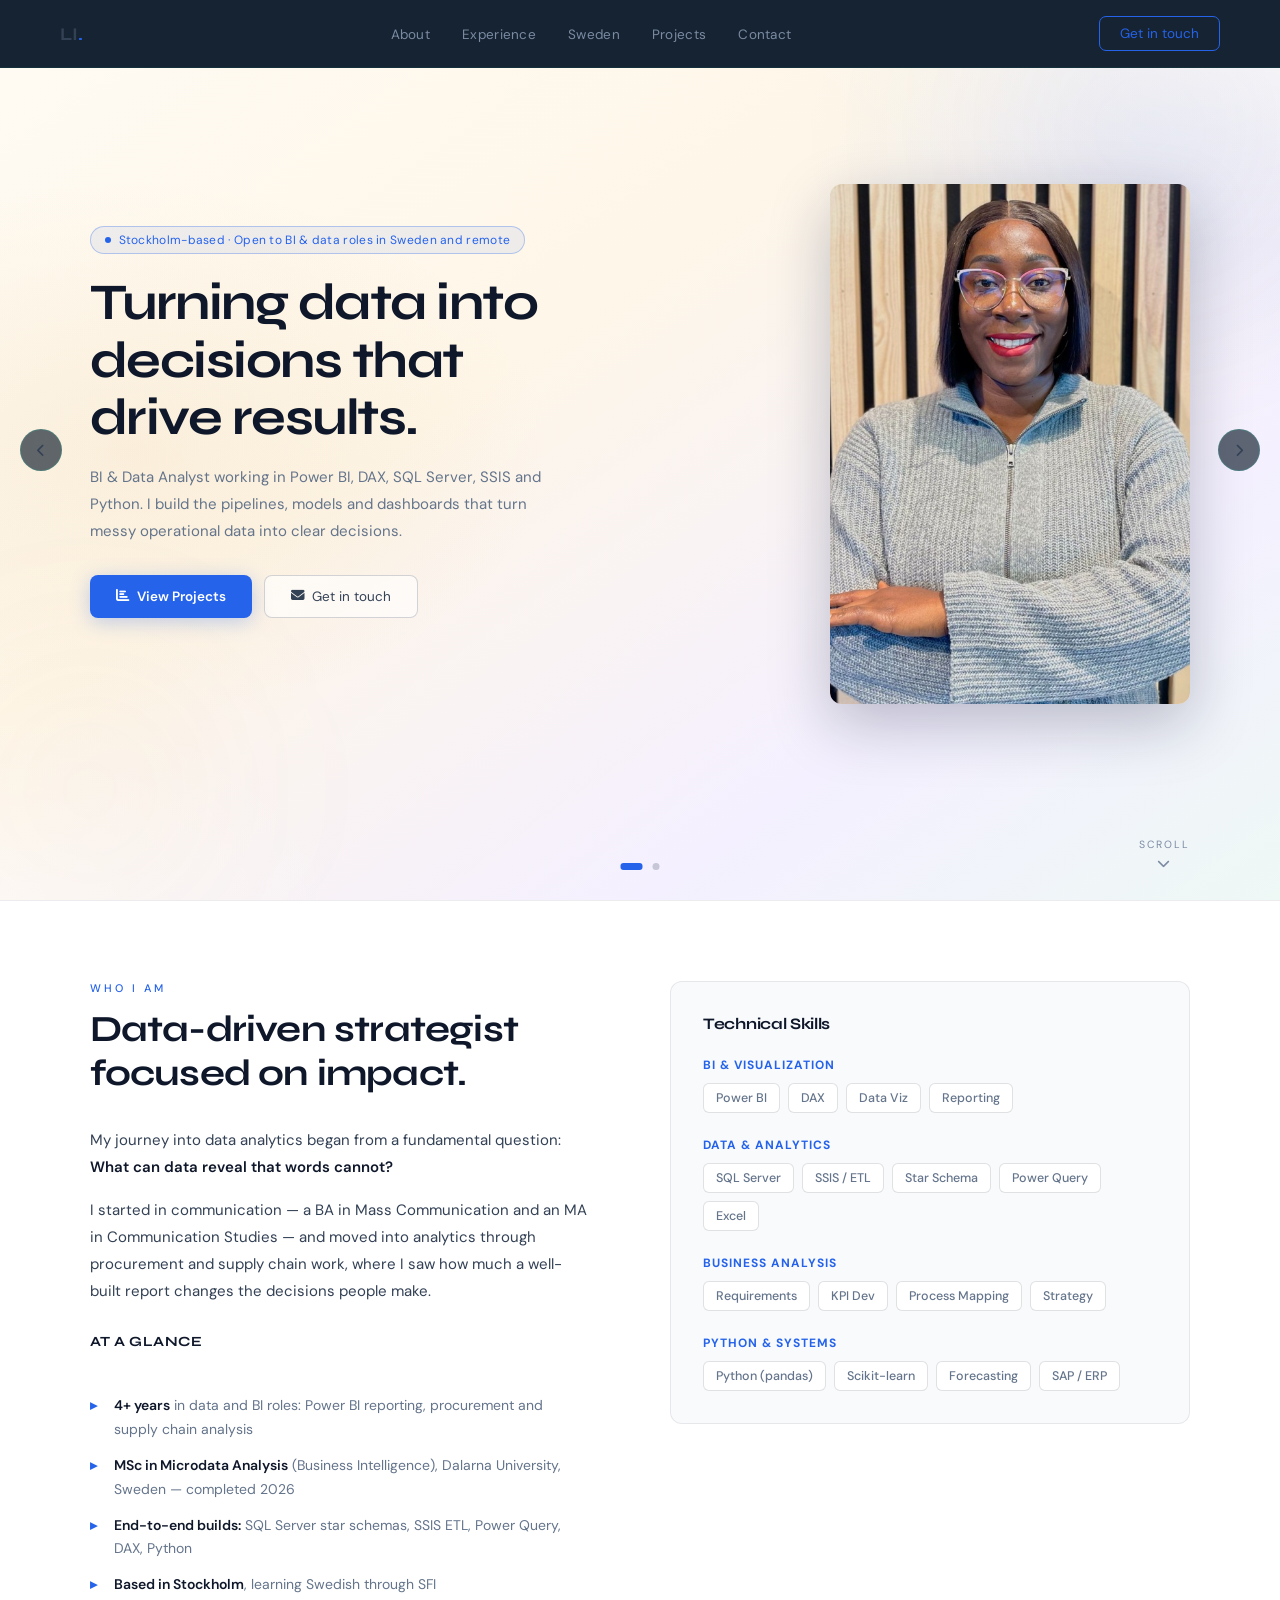
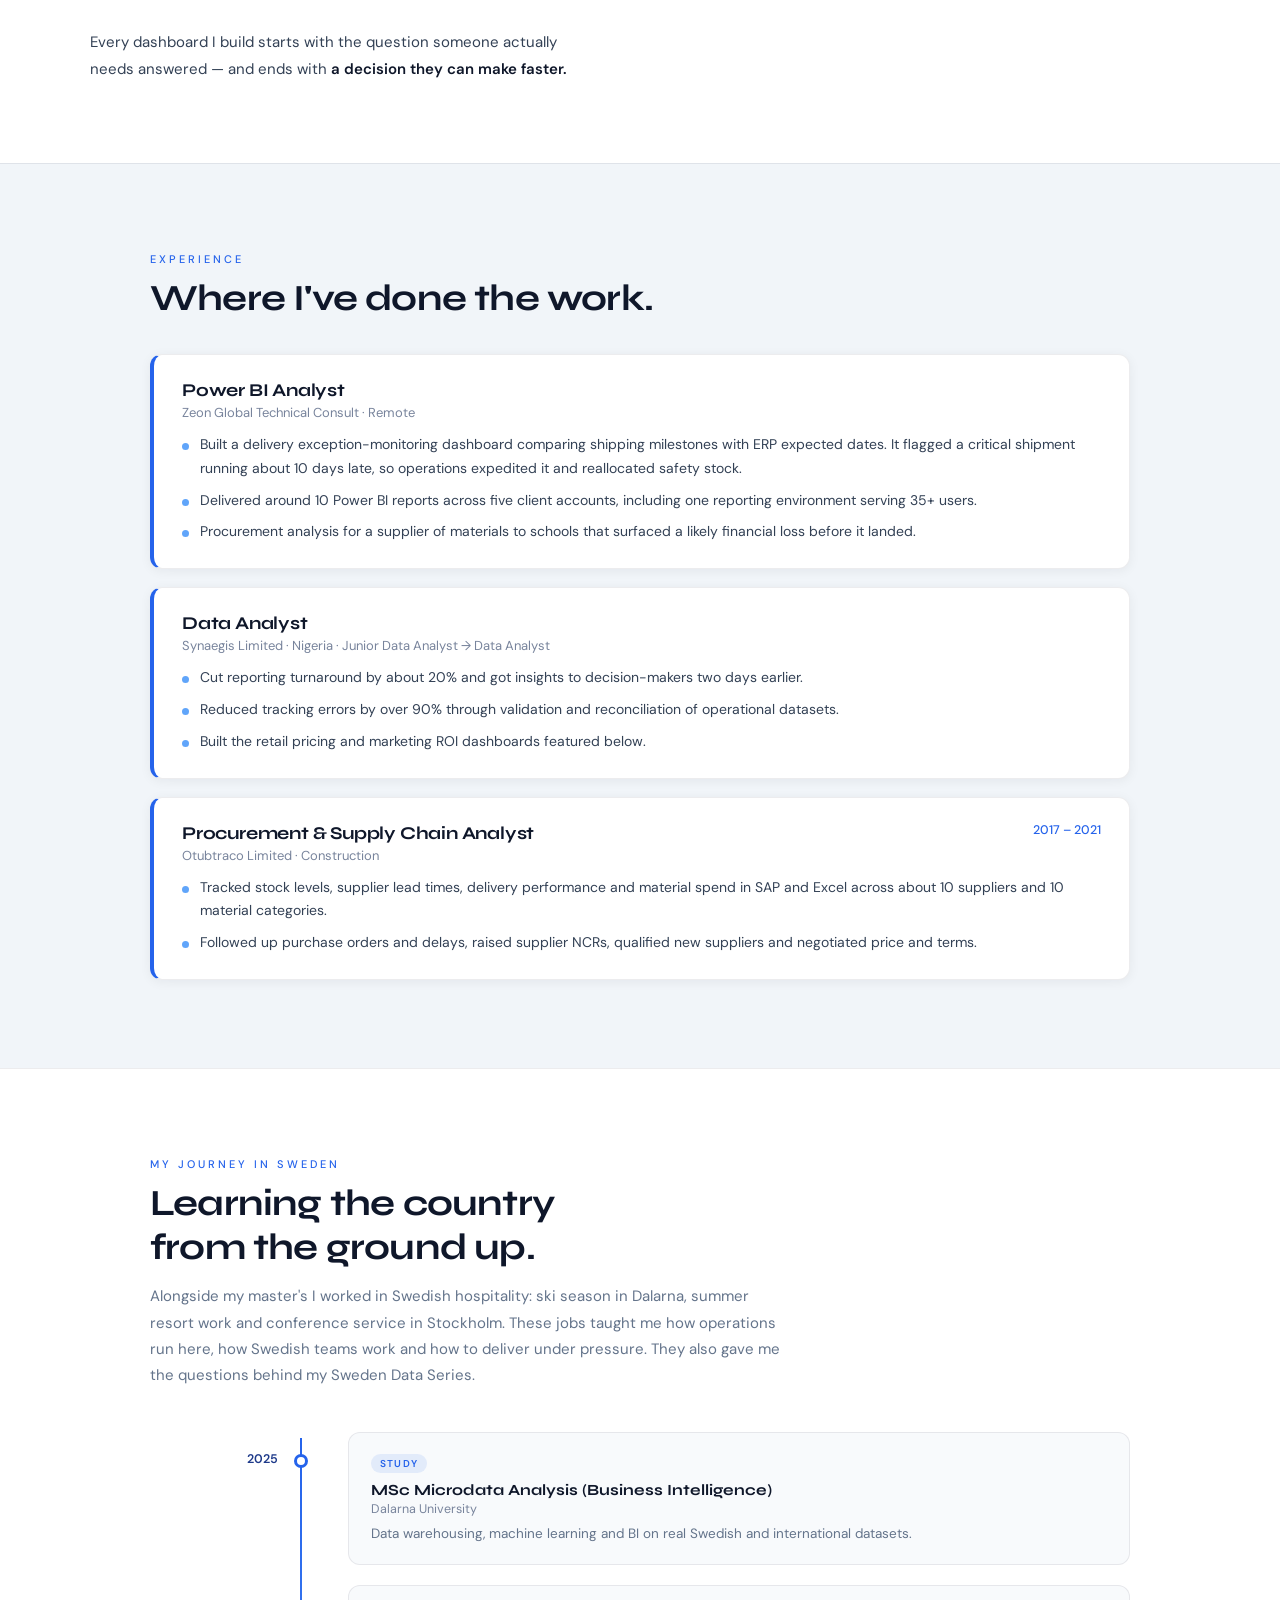
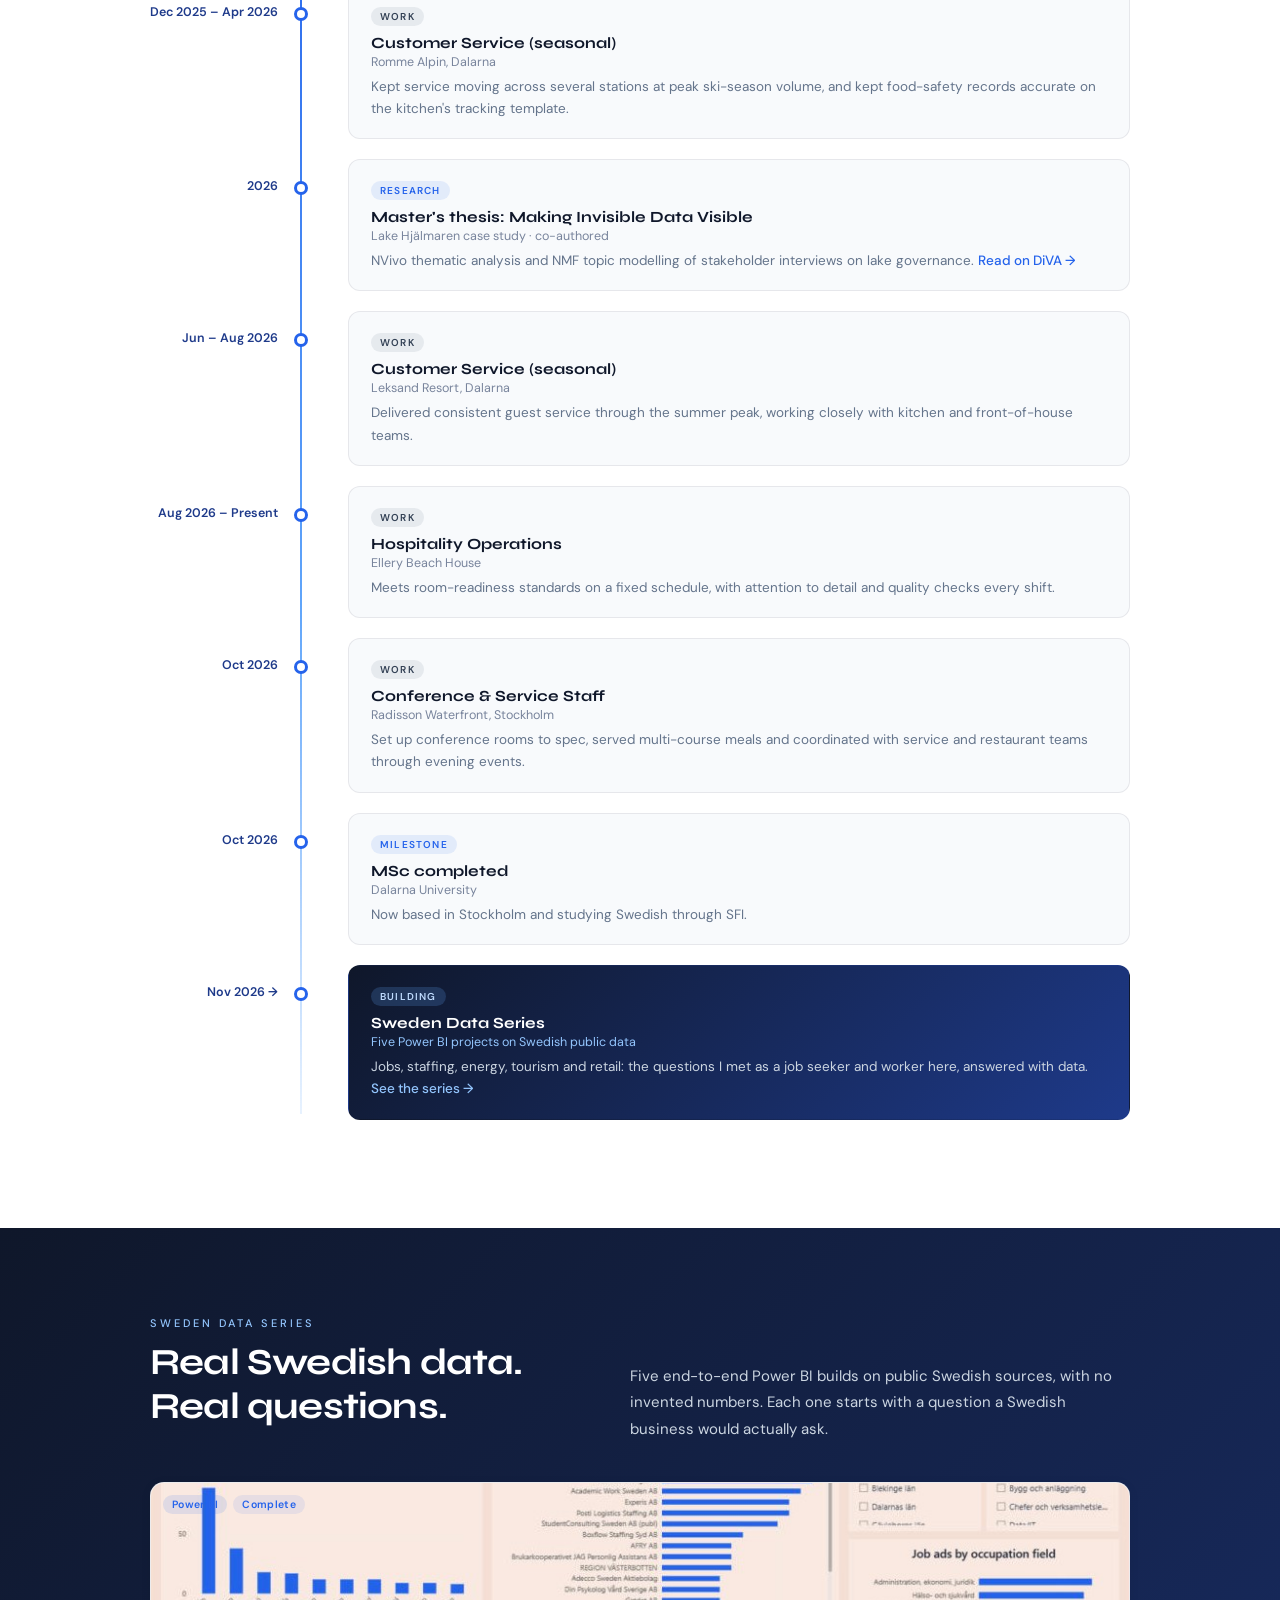
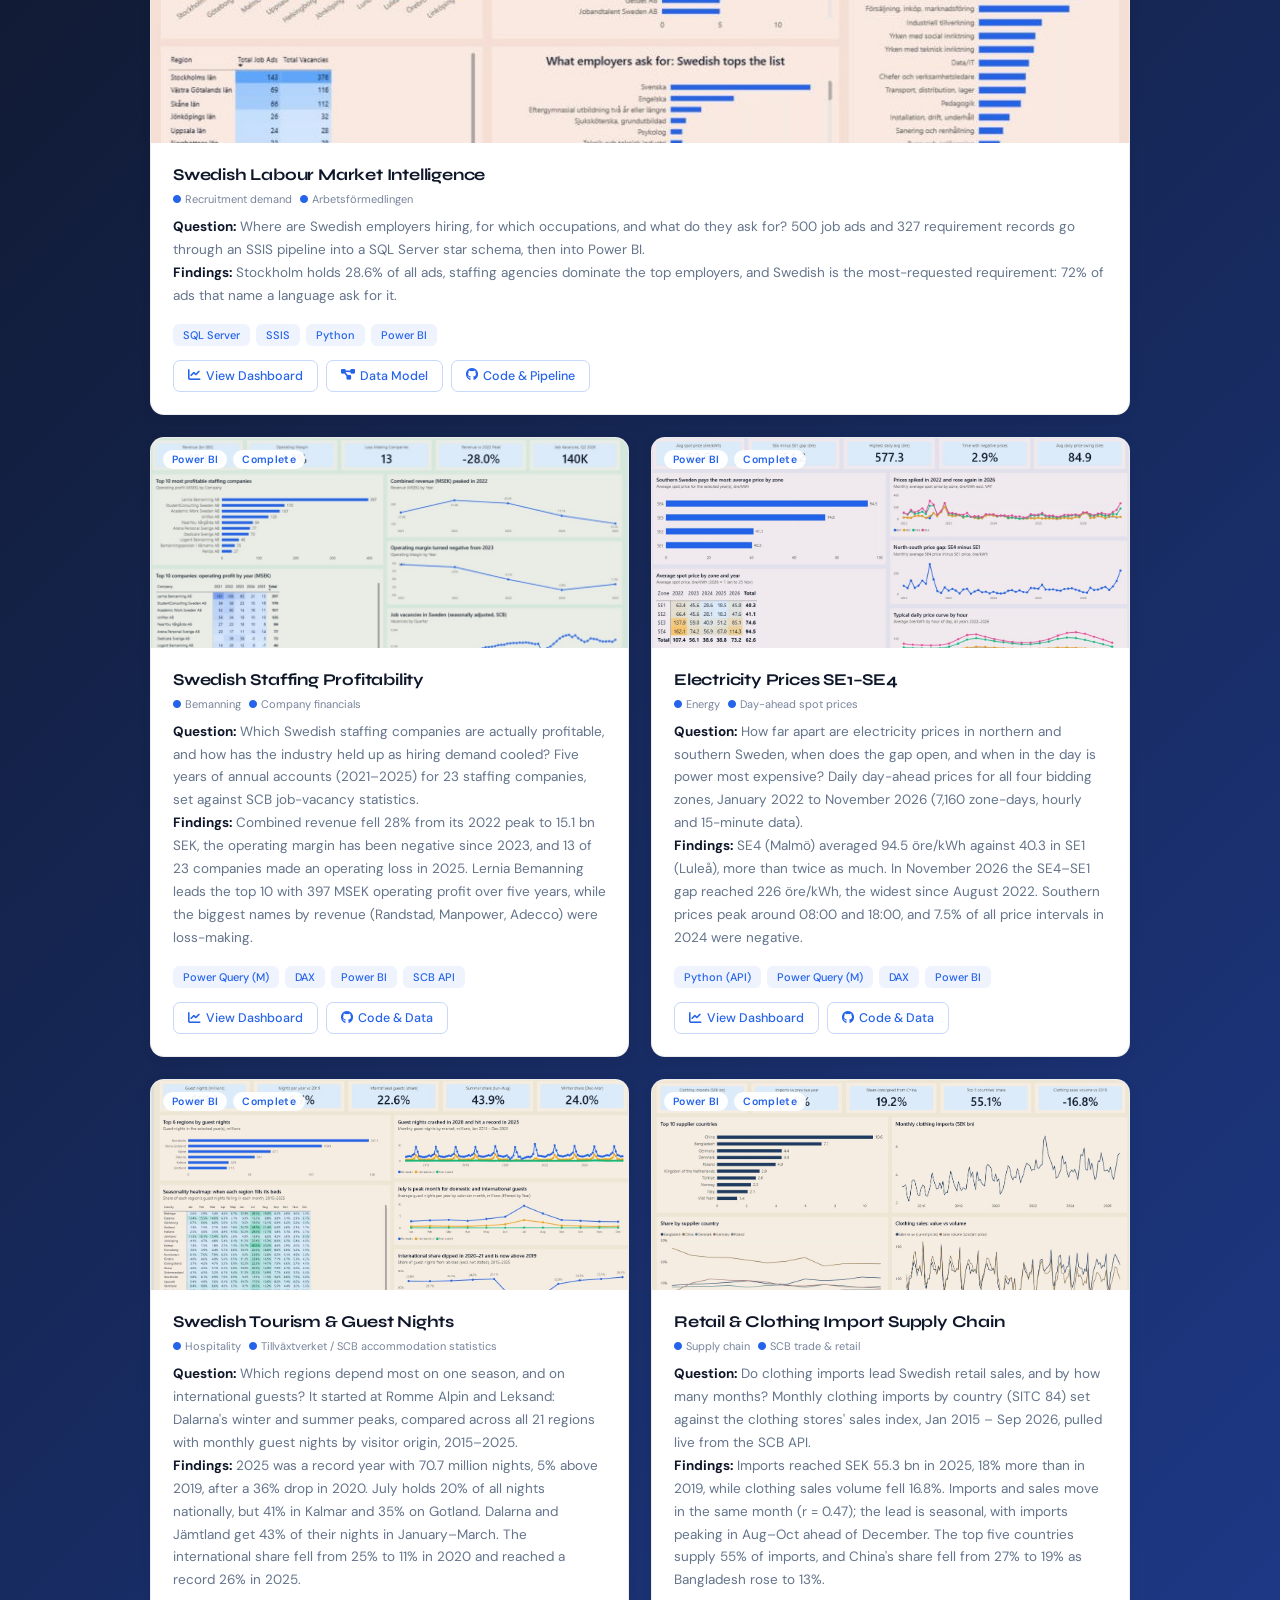
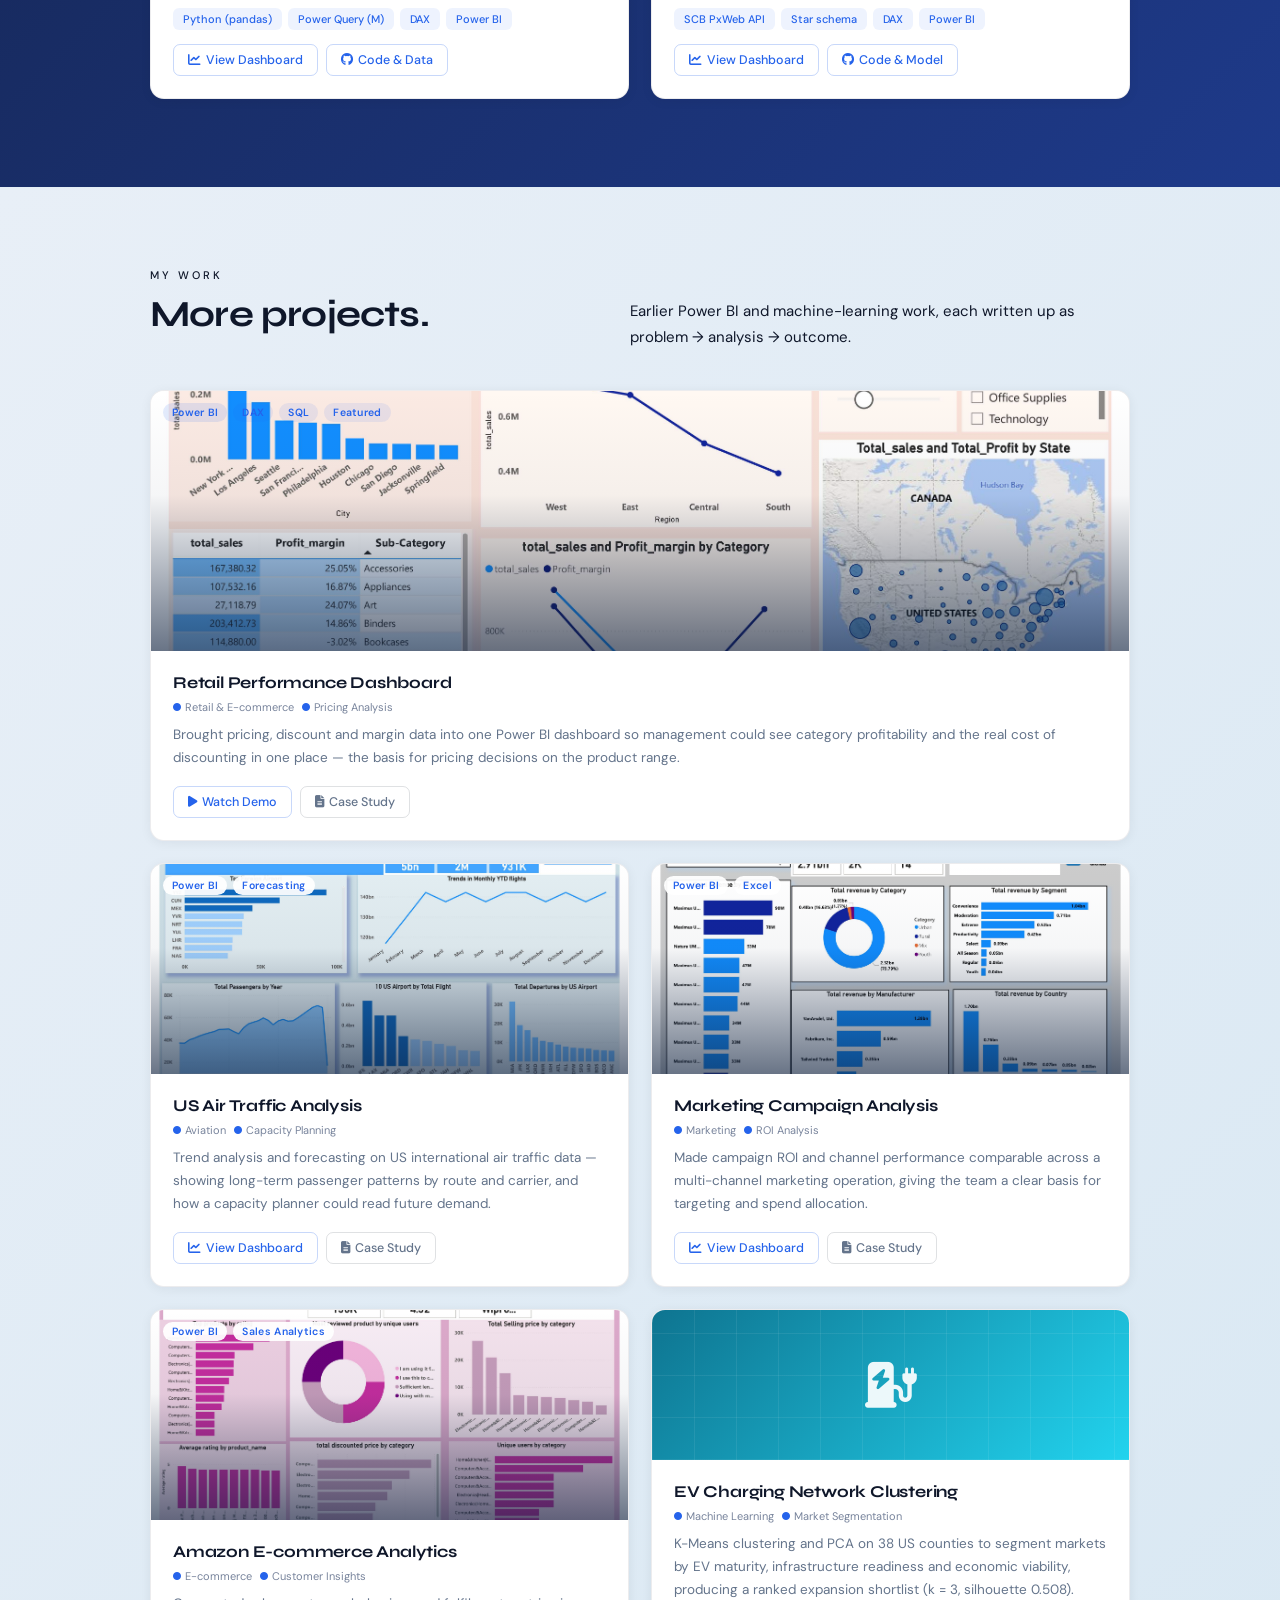
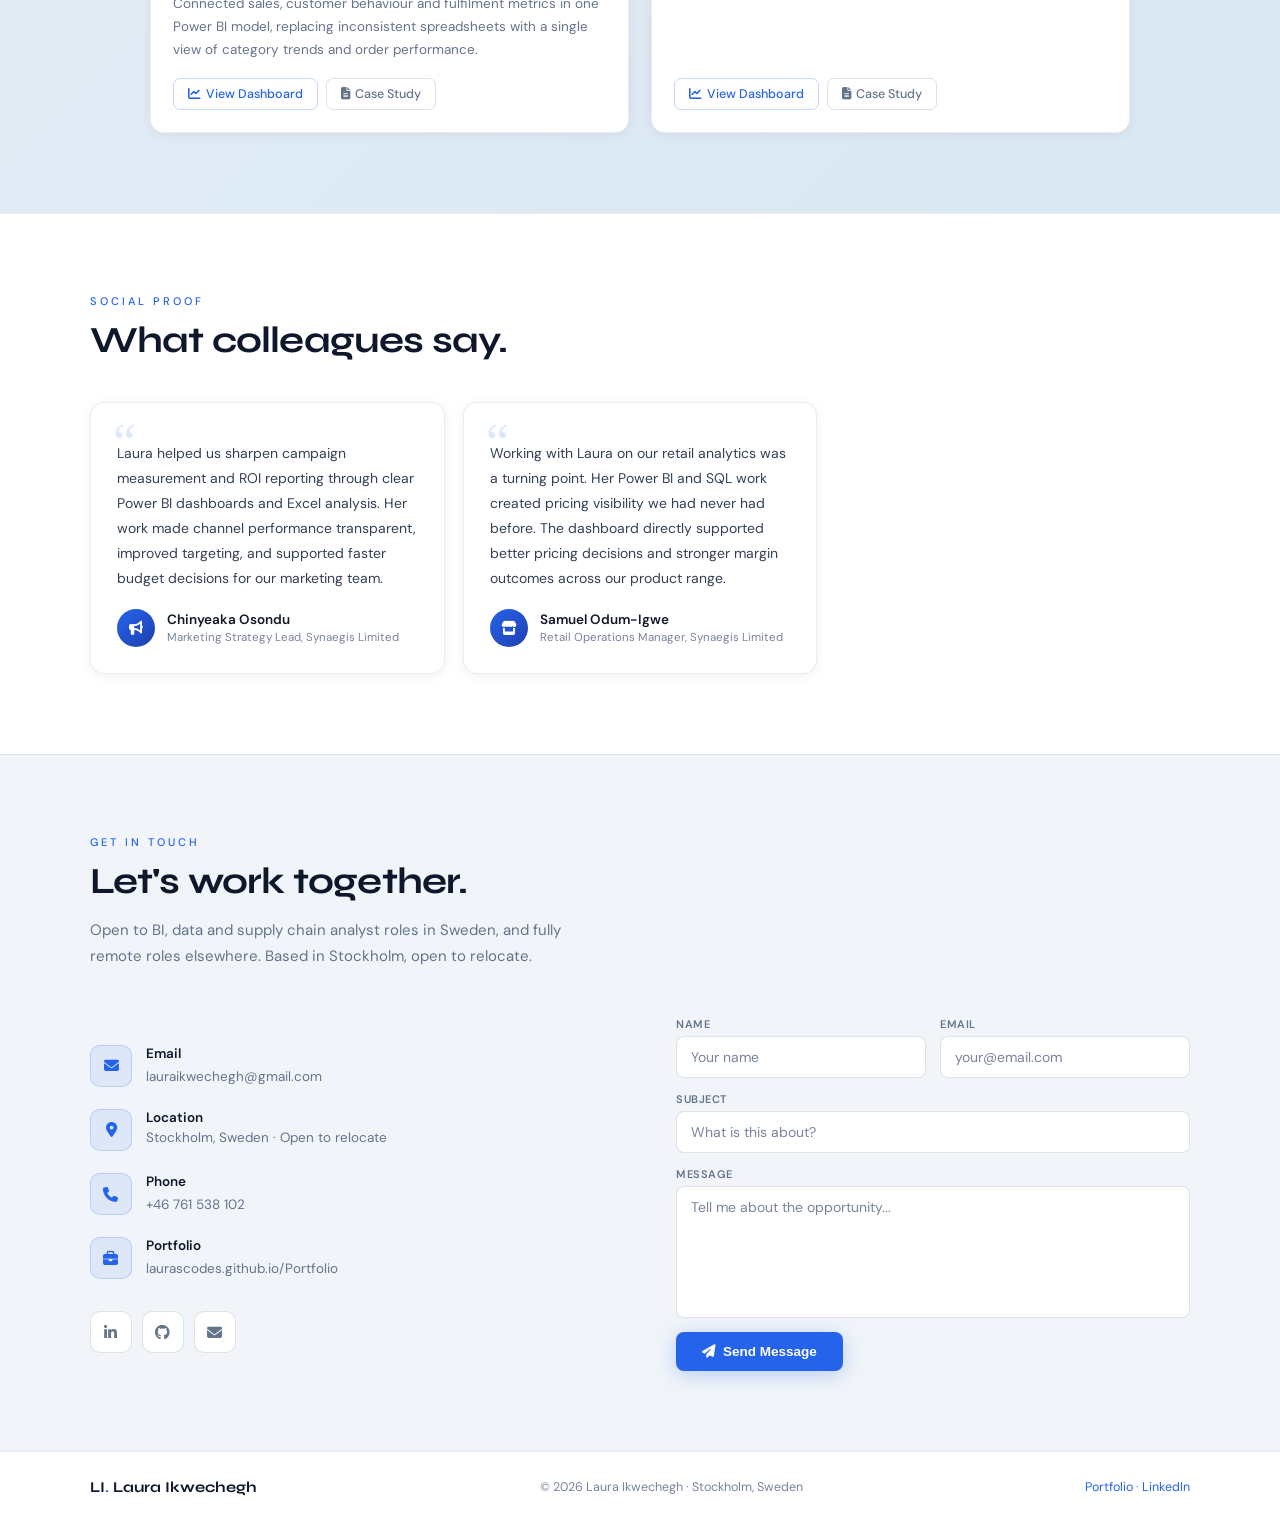
<file: index.html>
<!DOCTYPE html>
<html lang="en">
<head>
<meta charset="UTF-8">
<meta name="viewport" content="width=device-width, initial-scale=1.0">
<title>Laura Ikwechegh | Business Intelligence Analyst</title>
<link rel="preconnect" href="https://fonts.googleapis.com">
<link rel="preconnect" href="https://fonts.gstatic.com" crossorigin>
<link href="https://fonts.googleapis.com/css2?family=Syne:wght@400;600;700;800&family=DM+Sans:ital,opsz,wght@0,9..40,300;0,9..40,400;0,9..40,500;1,9..40,300&display=swap" rel="stylesheet">
<link rel="stylesheet" href="https://cdnjs.cloudflare.com/ajax/libs/font-awesome/6.5.0/css/all.min.css">
<link rel="stylesheet" href="style.css">
</head>
<body>

<!-- CURSOR -->
<div class="cursor" id="cursor"></div>
<div class="cursor-ring" id="cursorRing"></div>

<!-- SCROLL BAR -->
<div id="scroll-bar"></div>

<!-- MOBILE NAV -->
<div class="mobile-nav" id="mobileNav">
  <button class="close-mobile" onclick="closeMobileNav()"><i class="fas fa-times"></i></button>
  <a href="#hero" onclick="closeMobileNav()">Home</a>
  <a href="#about" onclick="closeMobileNav()">About</a>
  <a href="#experience" onclick="closeMobileNav()">Experience</a>
  <a href="#sweden" onclick="closeMobileNav()">Sweden</a>
  <a href="#projects" onclick="closeMobileNav()">Projects</a>
  <a href="#testimonials" onclick="closeMobileNav()">Testimonials</a>
  <a href="#contact" onclick="closeMobileNav()">Contact</a>
</div>

<!-- NAVBAR -->
<nav id="navbar">
  <a href="#hero" class="nav-logo">LI<span>.</span></a>
  <ul class="nav-links">
    <li><a href="#about">About</a></li>
    <li><a href="#experience">Experience</a></li>
    <li><a href="#sweden">Sweden</a></li>
    <li><a href="#projects">Projects</a></li>
    <li><a href="#contact">Contact</a></li>
  </ul>
  <a href="#contact" class="nav-cta">Get in touch</a>
  <div class="hamburger" onclick="openMobileNav()">
    <span></span><span></span><span></span>
  </div>
</nav>

<!-- ========== HERO SECTION ========== -->
<section id="hero">
  <div class="hero-slider" id="heroSlider">

    <!-- SLIDE 1: Photo + Text -->
    <div class="hero-slide slide-1">
      <div class="hero-orb orb-1"></div>
      <div class="hero-orb orb-2"></div>

      <div class="slide-1-inner">

        <!-- LEFT: Text -->
        <div class="hero-text-col">
          <div class="hero-badge">Stockholm-based · Open to BI &amp; data roles in Sweden and remote</div>

          <h1 class="hero-title">
            Turning data into<br>
            <span class="primary-blue">decisions</span> that<br>
            <span class="accent-blue">drive results.</span>
          </h1>

          <p class="hero-sub">
            BI &amp; Data Analyst working in Power BI, DAX, SQL Server, SSIS and Python.
            I build the pipelines, models and dashboards that turn messy operational data into clear decisions.
          </p>

          <div class="hero-btns">
            <a href="#projects" class="btn-primary">
              <i class="fas fa-chart-bar"></i> View Projects
            </a>
            <a href="#contact" class="btn-outline">
              <i class="fas fa-envelope"></i> Get in touch
            </a>
          </div>
        </div>

        <!-- RIGHT: Photo -->
        <div class="hero-photo-col">
          <div class="hero-photo-frame">
            <img src="assets/img/portfolio/my_image.jpeg" alt="Laura Ikwechegh">
            <div class="hero-accent-card">
              <div class="accent-card-title">Live Metrics</div>
              <div class="accent-bars">
                <div class="accent-bar"></div>
                <div class="accent-bar"></div>
                <div class="accent-bar"></div>
                <div class="accent-bar"></div>
                <div class="accent-bar"></div>
                <div class="accent-bar"></div>
              </div>
            </div>
          </div>
        </div>

      </div>
    </div>
    <!-- end SLIDE 1 -->

    <!-- SLIDE 2: Gradient -->
    <div class="hero-slide slide-2">
      <div class="slide-2-line"></div>

      <div class="slide-2-inner">
        <div class="slide-2-eyebrow">Business Intelligence · Power BI · SQL</div>

        <h2 class="slide-2-title">
          Where data meets<br>
          <span class="s2-accent">strategic impact.</span>
        </h2>

        <p class="slide-2-desc">
          From delivery-exception monitoring and procurement analysis to a series of dashboards
          built on Swedish public data, my work connects analytics to the operational decisions behind it.
        </p>

        <div class="slide-2-ctas">
          <a href="#about" class="btn-warm">
            <i class="fas fa-user"></i> About Me
          </a>
          <a href="#contact" class="btn-warm-outline">
            <i class="fas fa-paper-plane"></i> Get In Touch
          </a>
        </div>

        <div class="slide-2-stats">
          <div class="s2-stat">
            <div class="s2-stat-num">4+</div>
            <div class="s2-stat-label">Years<br>Experience</div>
          </div>
          <div class="s2-stat">
            <div class="s2-stat-num">35+</div>
            <div class="s2-stat-label">Report<br>Users Served</div>
          </div>
          <div class="s2-stat">
            <div class="s2-stat-num">5</div>
            <div class="s2-stat-label">Sweden Data<br>Projects</div>
          </div>
        </div>
      </div>

      <div class="slide-2-quote">
        <span class="s2-quote-mark">"</span>
        <p class="s2-quote-text">Every dashboard starts with one question: what does the person using it need to decide?</p>
        <div class="s2-quote-author">How I work</div>
      </div>

    </div>
    <!-- end SLIDE 2 -->

  </div>

  <!-- Dots -->
  <div class="hero-nav-dots">
    <button class="hero-dot active" aria-label="Slide 1"></button>
    <button class="hero-dot" aria-label="Slide 2"></button>
  </div>

  <!-- Arrows -->
  <button class="hero-arrow hero-arrow-left" id="heroPrev" aria-label="Previous slide">
    <i class="fas fa-chevron-left"></i>
  </button>
  <button class="hero-arrow hero-arrow-right" id="heroNext" aria-label="Next slide">
    <i class="fas fa-chevron-right"></i>
  </button>

  <!-- Scroll hint -->
  <div class="scroll-hint">
    <span>Scroll</span>
    <i class="fas fa-chevron-down"></i>
  </div>

</section>

<!-- ========== ABOUT ========== -->
<section id="about" class="section about-section" data-nav-theme="light">
  <div class="about-container">
    <!-- LEFT: Story -->
    <div class="about-left reveal">
      <div class="section-label">Who I Am</div>
      <h2 class="section-title">Data-driven strategist<br>focused on <span class="primary-blue">impact.</span></h2>
      
      <div class="about-content">
        <p>My journey into data analytics began from a fundamental question: <strong>What can data reveal that words cannot?</strong></p>
        
        <p>I started in communication — a BA in Mass Communication and an MA in Communication Studies — and moved into analytics through procurement and supply chain work, where I saw how much a well-built report changes the decisions people make.</p>

        <h4 class="about-subheading">At a glance</h4>
        <ul class="about-list">
          <li><strong>4+ years</strong> in data and BI roles: Power BI reporting, procurement and supply chain analysis</li>
          <li><strong>MSc in Microdata Analysis</strong> (Business Intelligence), Dalarna University, Sweden — completed 2026</li>
          <li><strong>End-to-end builds:</strong> SQL Server star schemas, SSIS ETL, Power Query, DAX, Python</li>
          <li><strong>Based in Stockholm</strong>, learning Swedish through SFI</li>
        </ul>

        <p>Every dashboard I build starts with the question someone actually needs answered — and ends with <strong>a decision they can make faster.</strong></p>
      </div>
    </div>

    <!-- RIGHT: Skills & Highlights -->
    <div class="about-right reveal">
      <h3 class="about-highlight-title">Technical Skills</h3>
      
      <div class="skills-groups">
        <div class="skill-group-simple">
          <h5>BI & Visualization</h5>
          <div class="skill-tags-simple">
            <span class="skill-tag-simple">Power BI</span>
            <span class="skill-tag-simple">DAX</span>
            <span class="skill-tag-simple">Data Viz</span>
            <span class="skill-tag-simple">Reporting</span>
          </div>
        </div>

        <div class="skill-group-simple">
          <h5>Data & Analytics</h5>
          <div class="skill-tags-simple">
            <span class="skill-tag-simple">SQL Server</span>
            <span class="skill-tag-simple">SSIS / ETL</span>
            <span class="skill-tag-simple">Star Schema</span>
            <span class="skill-tag-simple">Power Query</span>
            <span class="skill-tag-simple">Excel</span>
          </div>
        </div>

        <div class="skill-group-simple">
          <h5>Business Analysis</h5>
          <div class="skill-tags-simple">
            <span class="skill-tag-simple">Requirements</span>
            <span class="skill-tag-simple">KPI Dev</span>
            <span class="skill-tag-simple">Process Mapping</span>
            <span class="skill-tag-simple">Strategy</span>
          </div>
        </div>

        <div class="skill-group-simple">
          <h5>Python &amp; Systems</h5>
          <div class="skill-tags-simple">
            <span class="skill-tag-simple">Python (pandas)</span>
            <span class="skill-tag-simple">Scikit-learn</span>
            <span class="skill-tag-simple">Forecasting</span>
            <span class="skill-tag-simple">SAP / ERP</span>
          </div>
        </div>
      </div>
    </div>
  </div>

</section>

<!-- ========== EXPERIENCE ========== -->
<section id="experience" class="section exp-section" data-nav-theme="light">
  <div class="section-label reveal">Experience</div>
  <h2 class="section-title reveal">Where I've done the <span class="primary-blue">work.</span></h2>

  <div class="exp-list">
    <article class="exp-item reveal">
      <div class="exp-head">
        <div>
          <h3>Power BI Analyst</h3>
          <div class="exp-org">Zeon Global Technical Consult · Remote</div>
        </div>
      </div>
      <ul>
        <li>Built a delivery exception-monitoring dashboard comparing shipping milestones with ERP expected dates. It flagged a critical shipment running about 10 days late, so operations expedited it and reallocated safety stock.</li>
        <li>Delivered around 10 Power BI reports across five client accounts, including one reporting environment serving 35+ users.</li>
        <li>Procurement analysis for a supplier of materials to schools that surfaced a likely financial loss before it landed.</li>
      </ul>
    </article>

    <article class="exp-item reveal">
      <div class="exp-head">
        <div>
          <h3>Data Analyst</h3>
          <div class="exp-org">Synaegis Limited · Nigeria · Junior Data Analyst → Data Analyst</div>
        </div>
      </div>
      <ul>
        <li>Cut reporting turnaround by about 20% and got insights to decision-makers two days earlier.</li>
        <li>Reduced tracking errors by over 90% through validation and reconciliation of operational datasets.</li>
        <li>Built the retail pricing and marketing ROI dashboards featured below.</li>
      </ul>
    </article>

    <article class="exp-item reveal">
      <div class="exp-head">
        <div>
          <h3>Procurement &amp; Supply Chain Analyst</h3>
          <div class="exp-org">Otubtraco Limited · Construction</div>
        </div>
        <div class="exp-date">2017 – 2021</div>
      </div>
      <ul>
        <li>Tracked stock levels, supplier lead times, delivery performance and material spend in SAP and Excel across about 10 suppliers and 10 material categories.</li>
        <li>Followed up purchase orders and delays, raised supplier NCRs, qualified new suppliers and negotiated price and terms.</li>
      </ul>
    </article>
  </div>
</section>

<!-- ========== SWEDEN JOURNEY ========== -->
<section id="sweden" class="section journey-section" data-nav-theme="light">
  <div class="journey-intro">
    <div class="section-label reveal">My Journey in Sweden</div>
    <h2 class="section-title reveal">Learning the country<br>from the <span class="primary-blue">ground up.</span></h2>
    <p class="section-sub reveal">Alongside my master's I worked in Swedish hospitality: ski season in Dalarna, summer resort work and conference service in Stockholm. These jobs taught me how operations run here, how Swedish teams work and how to deliver under pressure. They also gave me the questions behind my Sweden Data Series.</p>
  </div>

  <ol class="timeline">
    <li class="tl-item reveal">
      <div class="tl-date">2025</div>
      <div class="tl-card tl-study">
        <span class="tl-tag">Study</span>
        <h4>MSc Microdata Analysis (Business Intelligence)</h4>
        <p class="tl-org">Dalarna University</p>
        <p>Data warehousing, machine learning and BI on real Swedish and international datasets.</p>
      </div>
    </li>
    <li class="tl-item reveal">
      <div class="tl-date">Dec 2025 – Apr 2026</div>
      <div class="tl-card">
        <span class="tl-tag">Work</span>
        <h4>Customer Service (seasonal)</h4>
        <p class="tl-org">Romme Alpin, Dalarna</p>
        <p>Kept service moving across several stations at peak ski-season volume, and kept food-safety records accurate on the kitchen's tracking template.</p>
      </div>
    </li>
    <li class="tl-item reveal">
      <div class="tl-date">2026</div>
      <div class="tl-card tl-study">
        <span class="tl-tag">Research</span>
        <h4>Master's thesis: Making Invisible Data Visible</h4>
        <p class="tl-org">Lake Hjälmaren case study · co-authored</p>
        <p>NVivo thematic analysis and NMF topic modelling of stakeholder interviews on lake governance. <a href="https://urn.kb.se/resolve?urn=urn:nbn:se:du-54227" target="_blank" rel="noopener">Read on DiVA →</a></p>
      </div>
    </li>
    <li class="tl-item reveal">
      <div class="tl-date">Jun – Aug 2026</div>
      <div class="tl-card">
        <span class="tl-tag">Work</span>
        <h4>Customer Service (seasonal)</h4>
        <p class="tl-org">Leksand Resort, Dalarna</p>
        <p>Delivered consistent guest service through the summer peak, working closely with kitchen and front-of-house teams.</p>
      </div>
    </li>
    <li class="tl-item reveal">
      <div class="tl-date">Aug 2026 – Present</div>
      <div class="tl-card">
        <span class="tl-tag">Work</span>
        <h4>Hospitality Operations</h4>
        <p class="tl-org">Ellery Beach House</p>
        <p>Meets room-readiness standards on a fixed schedule, with attention to detail and quality checks every shift.</p>
      </div>
    </li>
    <li class="tl-item reveal">
      <div class="tl-date">Oct 2026</div>
      <div class="tl-card">
        <span class="tl-tag">Work</span>
        <h4>Conference &amp; Service Staff</h4>
        <p class="tl-org">Radisson Waterfront, Stockholm</p>
        <p>Set up conference rooms to spec, served multi-course meals and coordinated with service and restaurant teams through evening events.</p>
      </div>
    </li>
    <li class="tl-item reveal">
      <div class="tl-date">Oct 2026</div>
      <div class="tl-card tl-study">
        <span class="tl-tag">Milestone</span>
        <h4>MSc completed</h4>
        <p class="tl-org">Dalarna University</p>
        <p>Now based in Stockholm and studying Swedish through SFI.</p>
      </div>
    </li>
    <li class="tl-item reveal">
      <div class="tl-date">Nov 2026 →</div>
      <div class="tl-card tl-build">
        <span class="tl-tag">Building</span>
        <h4>Sweden Data Series</h4>
        <p class="tl-org">Five Power BI projects on Swedish public data</p>
        <p>Jobs, staffing, energy, tourism and retail: the questions I met as a job seeker and worker here, answered with data. <a href="#series">See the series →</a></p>
      </div>
    </li>
  </ol>
</section>

<!-- ========== SWEDEN DATA SERIES ========== -->
<section id="series" class="section series-section" data-nav-theme="primary">
  <div class="projects-inner">
    <div class="projects-header">
      <div>
        <div class="section-label reveal">Sweden Data Series</div>
        <h2 class="section-title reveal">Real Swedish data.<br>Real questions.</h2>
      </div>
      <p class="section-sub reveal" style="margin-bottom:0;">Five end-to-end Power BI builds on public Swedish sources, with no invented numbers. Each one starts with a question a Swedish business would actually ask.</p>
    </div>

    <div class="projects-grid series-grid">

      <div class="project-card series-card reveal">
        <div class="project-img-wrap">
          <img src="assets/img/portfolio/swedish-labour-market-dashboard.jpg" alt="Swedish Labour Market Intelligence Power BI dashboard" loading="lazy">
          <div class="project-tags-overlay"><span class="ptag">Power BI</span><span class="ptag">Complete</span></div>
        </div>
        <div class="project-body">
          <h3>Swedish Labour Market Intelligence</h3>
          <div class="project-meta"><span><i class="fas fa-circle"></i> Recruitment demand</span><span><i class="fas fa-circle"></i> Arbetsförmedlingen</span></div>
          <p><strong>Question:</strong> Where are Swedish employers hiring, for which occupations, and what do they ask for? 500 job ads and 327 requirement records go through an SSIS pipeline into a SQL Server star schema, then into Power BI.<br><strong>Findings:</strong> Stockholm holds 28.6% of all ads, staffing agencies dominate the top employers, and Swedish is the most-requested requirement: 72% of ads that name a language ask for it.</p>
          <div class="series-stack"><span>SQL Server</span><span>SSIS</span><span>Python</span><span>Power BI</span></div>
          <div class="project-links" style="margin-top:14px;">
            <a href="assets/img/portfolio/swedish-labour-market-dashboard.jpg" class="p-link" target="_blank" rel="noopener"><i class="fas fa-chart-line"></i> View Dashboard</a>
            <a href="assets/img/portfolio/swedish-labour-market-data-model.png" class="p-link" target="_blank" rel="noopener"><i class="fas fa-project-diagram"></i> Data Model</a>
            <a href="https://github.com/LaurasCodes/swedish-labour-market-pipeline" class="p-link" target="_blank" rel="noopener"><i class="fab fa-github"></i> Code &amp; Pipeline</a>
          </div>
        </div>
      </div>

      <div class="project-card series-card reveal">
        <div class="project-img-wrap">
          <img src="assets/img/portfolio/swedish-staffing-profitability-dashboard.jpg" alt="Swedish Staffing Profitability Power BI dashboard" loading="lazy">
          <div class="project-tags-overlay"><span class="ptag">Power BI</span><span class="ptag">Complete</span></div>
        </div>
        <div class="project-body">
          <h3>Swedish Staffing Profitability</h3>
          <div class="project-meta"><span><i class="fas fa-circle"></i> Bemanning</span><span><i class="fas fa-circle"></i> Company financials</span></div>
          <p><strong>Question:</strong> Which Swedish staffing companies are actually profitable, and how has the industry held up as hiring demand cooled? Five years of annual accounts (2021–2025) for 23 staffing companies, set against SCB job-vacancy statistics.<br><strong>Findings:</strong> Combined revenue fell 28% from its 2022 peak to 15.1 bn SEK, the operating margin has been negative since 2023, and 13 of 23 companies made an operating loss in 2025. Lernia Bemanning leads the top 10 with 397 MSEK operating profit over five years, while the biggest names by revenue (Randstad, Manpower, Adecco) were loss-making.</p>
          <div class="series-stack"><span>Power Query (M)</span><span>DAX</span><span>Power BI</span><span>SCB API</span></div>
          <div class="project-links" style="margin-top:14px;">
            <a href="assets/img/portfolio/swedish-staffing-profitability-dashboard.jpg" class="p-link" target="_blank" rel="noopener"><i class="fas fa-chart-line"></i> View Dashboard</a>
            <a href="https://github.com/LaurasCodes/swedish-staffing-profitability" class="p-link" target="_blank" rel="noopener"><i class="fab fa-github"></i> Code &amp; Data</a>
          </div>
        </div>
      </div>

      <div class="project-card series-card reveal">
        <div class="project-img-wrap">
          <img src="assets/img/portfolio/swedish-electricity-prices-dashboard.jpg" alt="Swedish Electricity Prices SE1–SE4 Power BI dashboard" loading="lazy">
          <div class="project-tags-overlay"><span class="ptag">Power BI</span><span class="ptag">Complete</span></div>
        </div>
        <div class="project-body">
          <h3>Electricity Prices SE1–SE4</h3>
          <div class="project-meta"><span><i class="fas fa-circle"></i> Energy</span><span><i class="fas fa-circle"></i> Day-ahead spot prices</span></div>
          <p><strong>Question:</strong> How far apart are electricity prices in northern and southern Sweden, when does the gap open, and when in the day is power most expensive? Daily day-ahead prices for all four bidding zones, January 2022 to November 2026 (7,160 zone-days, hourly and 15-minute data).<br><strong>Findings:</strong> SE4 (Malmö) averaged 94.5 öre/kWh against 40.3 in SE1 (Luleå), more than twice as much. In November 2026 the SE4–SE1 gap reached 226 öre/kWh, the widest since August 2022. Southern prices peak around 08:00 and 18:00, and 7.5% of all price intervals in 2024 were negative.</p>
          <div class="series-stack"><span>Python (API)</span><span>Power Query (M)</span><span>DAX</span><span>Power BI</span></div>
          <div class="project-links" style="margin-top:14px;">
            <a href="assets/img/portfolio/swedish-electricity-prices-dashboard.jpg" class="p-link" target="_blank" rel="noopener"><i class="fas fa-chart-line"></i> View Dashboard</a>
            <a href="https://github.com/LaurasCodes/swedish-electricity-prices" class="p-link" target="_blank" rel="noopener"><i class="fab fa-github"></i> Code &amp; Data</a>
          </div>
        </div>
      </div>

      <div class="project-card series-card reveal">
        <div class="project-img-wrap">
          <img src="assets/img/portfolio/swedish-tourism-guest-nights-dashboard.jpg" alt="Swedish Tourism and Guest Nights Power BI dashboard" loading="lazy">
          <div class="project-tags-overlay"><span class="ptag">Power BI</span><span class="ptag">Complete</span></div>
        </div>
        <div class="project-body">
          <h3>Swedish Tourism &amp; Guest Nights</h3>
          <div class="project-meta"><span><i class="fas fa-circle"></i> Hospitality</span><span><i class="fas fa-circle"></i> Tillväxtverket / SCB accommodation statistics</span></div>
          <p><strong>Question:</strong> Which regions depend most on one season, and on international guests? It started at Romme Alpin and Leksand: Dalarna's winter and summer peaks, compared across all 21 regions with monthly guest nights by visitor origin, 2015–2025.<br><strong>Findings:</strong> 2025 was a record year with 70.7 million nights, 5% above 2019, after a 36% drop in 2020. July holds 20% of all nights nationally, but 41% in Kalmar and 35% on Gotland. Dalarna and Jämtland get 43% of their nights in January–March. The international share fell from 25% to 11% in 2020 and reached a record 26% in 2025.</p>
          <div class="series-stack"><span>Python (pandas)</span><span>Power Query (M)</span><span>DAX</span><span>Power BI</span></div>
          <div class="project-links" style="margin-top:14px;">
            <a href="assets/img/portfolio/swedish-tourism-guest-nights-dashboard.jpg" class="p-link" target="_blank" rel="noopener"><i class="fas fa-chart-line"></i> View Dashboard</a>
            <a href="https://github.com/LaurasCodes/swedish-tourism-guest-nights" class="p-link" target="_blank" rel="noopener"><i class="fab fa-github"></i> Code &amp; Data</a>
          </div>
        </div>
      </div>

      <div class="project-card series-card reveal">
        <div class="project-img-wrap">
          <img src="assets/img/portfolio/swedish-retail-clothing-imports-dashboard.png" alt="Swedish Clothing Imports and Retail Power BI dashboard" loading="lazy">
          <div class="project-tags-overlay"><span class="ptag">Power BI</span><span class="ptag">Complete</span></div>
        </div>
        <div class="project-body">
          <h3>Retail &amp; Clothing Import Supply Chain</h3>
          <div class="project-meta"><span><i class="fas fa-circle"></i> Supply chain</span><span><i class="fas fa-circle"></i> SCB trade &amp; retail</span></div>
          <p><strong>Question:</strong> Do clothing imports lead Swedish retail sales, and by how many months? Monthly clothing imports by country (SITC 84) set against the clothing stores' sales index, Jan 2015 – Sep 2026, pulled live from the SCB API.<br><strong>Findings:</strong> Imports reached SEK 55.3 bn in 2025, 18% more than in 2019, while clothing sales volume fell 16.8%. Imports and sales move in the same month (r = 0.47); the lead is seasonal, with imports peaking in Aug–Oct ahead of December. The top five countries supply 55% of imports, and China's share fell from 27% to 19% as Bangladesh rose to 13%.</p>
          <div class="series-stack"><span>SCB PxWeb API</span><span>Star schema</span><span>DAX</span><span>Power BI</span></div>
          <div class="project-links" style="margin-top:14px;">
            <a href="assets/img/portfolio/swedish-retail-clothing-imports-dashboard.png" class="p-link" target="_blank" rel="noopener"><i class="fas fa-chart-line"></i> View Dashboard</a>
            <a href="https://github.com/LaurasCodes/swedish-retail-clothing-imports" class="p-link" target="_blank" rel="noopener"><i class="fab fa-github"></i> Code &amp; Model</a>
          </div>
        </div>
      </div>

    </div>
  </div>
</section>

<!-- ========== PROJECTS ========== -->
<section id="projects" class="section" data-nav-theme="primary">
  <div class="projects-inner">
    <div class="projects-header">
      <div>
        <div class="section-label reveal">My Work</div>
        <h2 class="section-title reveal">More projects.</h2>
      </div>
      <p class="section-sub reveal" style="margin-bottom:0;">Earlier Power BI and machine-learning work, each written up as problem → analysis → outcome.</p>
    </div>

    <div class="projects-grid">

    <!-- FEATURED: Retail -->
    <div class="project-card reveal">
      <div class="project-img-wrap">
        <img src="assets/img/portfolio/Retail Performance.jpg" alt="Retail Performance Dashboard" loading="lazy">
        <div class="project-overlay"></div>
        <div class="project-tags-overlay">
          <span class="ptag">Power BI</span>
          <span class="ptag">DAX</span>
          <span class="ptag">SQL</span>
          <span class="ptag">Featured</span>
        </div>
      </div>
      <div class="project-body">
        <h3>Retail Performance Dashboard</h3>
        <div class="project-meta">
          <span><i class="fas fa-circle"></i> Retail &amp; E-commerce</span>
          <span><i class="fas fa-circle"></i> Pricing Analysis</span>
        </div>
        <p>Brought pricing, discount and margin data into one Power BI dashboard so management could see category profitability and the real cost of discounting in one place — the basis for pricing decisions on the product range.</p>
        <div class="project-links">
          <a href="assets/img/portfolio/Retail%20Performance.mp4" class="p-link" target="_blank" rel="noopener">
            <i class="fas fa-play"></i> Watch Demo
          </a>
          <a href="project-case1.html" class="p-link secondary">
            <i class="fas fa-file-alt"></i> Case Study
          </a>
        </div>
      </div>
    </div>

    <!-- US Air Traffic -->
    <div class="project-card reveal">
      <div class="project-img-wrap">
        <img src="assets/img/portfolio/U.S international Powerbi project.jpg" alt="US Air Traffic Analysis" loading="lazy">
        <div class="project-overlay"></div>
        <div class="project-tags-overlay">
          <span class="ptag">Power BI</span>
          <span class="ptag">Forecasting</span>
        </div>
      </div>
      <div class="project-body">
        <h3>US Air Traffic Analysis</h3>
        <div class="project-meta">
          <span><i class="fas fa-circle"></i> Aviation</span>
          <span><i class="fas fa-circle"></i> Capacity Planning</span>
        </div>
        <p>Trend analysis and forecasting on US international air traffic data — showing long-term passenger patterns by route and carrier, and how a capacity planner could read future demand.</p>
        <div class="project-links">
          <a href="assets/img/portfolio/U.S international Powerbi project.jpg" class="p-link" target="_blank" rel="noopener">
            <i class="fas fa-chart-line"></i> View Dashboard
          </a>
          <a href="project-case3.html" class="p-link secondary">
            <i class="fas fa-file-alt"></i> Case Study
          </a>
        </div>
      </div>
    </div>

    <!-- Marketing Campaign -->
    <div class="project-card reveal">
      <div class="project-img-wrap">
        <img src="assets/img/portfolio/power BI Assignment 1.jpg" alt="Marketing Campaign Analysis" loading="lazy">
        <div class="project-overlay"></div>
        <div class="project-tags-overlay">
          <span class="ptag">Power BI</span>
          <span class="ptag">Excel</span>
        </div>
      </div>
      <div class="project-body">
        <h3>Marketing Campaign Analysis</h3>
        <div class="project-meta">
          <span><i class="fas fa-circle"></i> Marketing</span>
          <span><i class="fas fa-circle"></i> ROI Analysis</span>
        </div>
        <p>Made campaign ROI and channel performance comparable across a multi-channel marketing operation, giving the team a clear basis for targeting and spend allocation.</p>
        <div class="project-links">
          <a href="assets/img/portfolio/power BI Assignment 1.jpg" class="p-link" target="_blank" rel="noopener">
            <i class="fas fa-chart-line"></i> View Dashboard
          </a>
          <a href="project-case4.html" class="p-link secondary">
            <i class="fas fa-file-alt"></i> Case Study
          </a>
        </div>
      </div>
    </div>

    <!-- Amazon -->
    <div class="project-card reveal">
      <div class="project-img-wrap">
        <img src="assets/img/portfolio/Amazon E-commerce 1.jpg" alt="Amazon E-commerce Analytics" loading="lazy">
        <div class="project-overlay"></div>
        <div class="project-tags-overlay">
          <span class="ptag">Power BI</span>
          <span class="ptag">Sales Analytics</span>
        </div>
      </div>
      <div class="project-body">
        <h3>Amazon E-commerce Analytics</h3>
        <div class="project-meta">
          <span><i class="fas fa-circle"></i> E-commerce</span>
          <span><i class="fas fa-circle"></i> Customer Insights</span>
        </div>
        <p>Connected sales, customer behaviour and fulfilment metrics in one Power BI model, replacing inconsistent spreadsheets with a single view of category trends and order performance.</p>
        <div class="project-links">
          <a href="assets/img/portfolio/Amazon E-commerce 1.jpg" class="p-link" target="_blank" rel="noopener">
            <i class="fas fa-chart-line"></i> View Dashboard
          </a>
          <a href="project-case5.html" class="p-link secondary">
            <i class="fas fa-file-alt"></i> Case Study
          </a>
        </div>
      </div>
    </div>

    <!-- EV Clustering -->
    <div class="project-card reveal">
      <div class="series-cover sc-ev">
        <i class="fas fa-charging-station"></i>
      </div>
      <div class="project-body">
        <h3>EV Charging Network Clustering</h3>
        <div class="project-meta">
          <span><i class="fas fa-circle"></i> Machine Learning</span>
          <span><i class="fas fa-circle"></i> Market Segmentation</span>
        </div>
        <p>K-Means clustering and PCA on 38 US counties to segment markets by EV maturity, infrastructure readiness and economic viability, producing a ranked expansion shortlist (k = 3, silhouette 0.508).</p>
        <div class="project-links">
          <a href="ev-dashboard.html" class="p-link"><i class="fas fa-chart-line"></i> View Dashboard</a>
          <a href="project-case6.html" class="p-link secondary"><i class="fas fa-file-alt"></i> Case Study</a>
        </div>
      </div>
    </div>

  </div>
</div>
</section>

<!-- ========== TESTIMONIALS ========== -->
<section id="testimonials" class="section" data-nav-theme="light">
  <div class="section-label reveal">Social Proof</div>
  <h2 class="section-title reveal">What colleagues say.</h2>

  <div class="testimonials-grid">

    <div class="testimonial-card reveal">
      <p>Laura helped us sharpen campaign measurement and ROI reporting through clear Power BI dashboards and Excel analysis. Her work made channel performance transparent, improved targeting, and supported faster budget decisions for our marketing team.</p>
      <div class="t-author">
        <div class="t-avatar"><i class="fas fa-bullhorn"></i></div>
        <div>
          <div class="t-name">Chinyeaka Osondu</div>
          <div class="t-role">Marketing Strategy Lead, Synaegis Limited</div>
        </div>
      </div>
    </div>

    <div class="testimonial-card reveal">
      <p>Working with Laura on our retail analytics was a turning point. Her Power BI and SQL work created pricing visibility we had never had before. The dashboard directly supported better pricing decisions and stronger margin outcomes across our product range.</p>
      <div class="t-author">
        <div class="t-avatar"><i class="fas fa-store"></i></div>
        <div>
          <div class="t-name">Samuel Odum-Igwe</div>
          <div class="t-role">Retail Operations Manager, Synaegis Limited</div>
        </div>
      </div>
    </div>

  </div>
</section>

<!-- ========== CONTACT ========== -->
<section id="contact" class="section" data-nav-theme="light">
  <div class="section-label reveal">Get In Touch</div>
  <h2 class="section-title reveal">Let's work together.</h2>
  <p class="section-sub reveal">Open to BI, data and supply chain analyst roles in Sweden, and fully remote roles elsewhere. Based in Stockholm, open to relocate.</p>

  <div class="contact-grid">
    <div class="reveal">
      <div class="contact-info-items">
        <div class="contact-info-item">
          <div class="c-icon"><i class="fas fa-envelope"></i></div>
          <div class="c-text">
            <h4>Email</h4>
            <a href="mailto:lauraikwechegh@gmail.com">lauraikwechegh@gmail.com</a>
          </div>
        </div>
        <div class="contact-info-item">
          <div class="c-icon"><i class="fas fa-map-marker-alt"></i></div>
          <div class="c-text">
            <h4>Location</h4>
            <p>Stockholm, Sweden · Open to relocate</p>
          </div>
        </div>
        <div class="contact-info-item">
          <div class="c-icon"><i class="fas fa-phone"></i></div>
          <div class="c-text">
            <h4>Phone</h4>
            <a href="tel:+46761538102">+46 761 538 102</a>
          </div>
        </div>
        <div class="contact-info-item">
          <div class="c-icon"><i class="fas fa-briefcase"></i></div>
          <div class="c-text">
            <h4>Portfolio</h4>
            <a href="https://laurascodes.github.io/Portfolio/" target="_blank">laurascodes.github.io/Portfolio</a>
          </div>
        </div>
      </div>

      <div class="social-row">
        <a href="https://www.linkedin.com/in/chidinma-laura-ikwechegh-4619a311b/" class="soc-btn" target="_blank" title="LinkedIn">
          <i class="fab fa-linkedin-in"></i>
        </a>
        <a href="https://github.com/laurascodes" class="soc-btn" target="_blank" title="GitHub">
          <i class="fab fa-github"></i>
        </a>
        <a href="mailto:lauraikwechegh@gmail.com" class="soc-btn" title="Email">
          <i class="fas fa-envelope"></i>
        </a>
      </div>
    </div>

    <form class="contact-form reveal" onsubmit="handleSubmit(event)" novalidate>
      <div class="form-row">
        <div class="form-group">
          <label for="fname">Name</label>
          <input type="text" id="fname" name="name" placeholder="Your name" required>
        </div>
        <div class="form-group">
          <label for="femail">Email</label>
          <input type="email" id="femail" name="email" placeholder="your@email.com" required>
        </div>
      </div>
      <div class="form-group">
        <label for="fsubject">Subject</label>
        <input type="text" id="fsubject" name="subject" placeholder="What is this about?" required>
      </div>
      <div class="form-group">
        <label for="fmessage">Message</label>
        <textarea id="fmessage" name="message" rows="6" placeholder="Tell me about the opportunity..." required></textarea>
      </div>
      <button type="submit" class="btn-primary" style="align-self:flex-start;">
        <i class="fas fa-paper-plane"></i> Send Message
      </button>
      <p id="form-msg" style="font-size:13px;color:var(--teal);display:none;margin-top:8px;">
        ✓ Your email app should now open with your message ready to send.
      </p>
    </form>
  </div>
</section>

<!-- FOOTER -->
<footer>
  <div class="footer-logo">LI<span>.</span> Laura Ikwechegh</div>
  <p>© 2026 Laura Ikwechegh · Stockholm, Sweden</p>
  <p>
    <a href="https://laurascodes.github.io/Portfolio/">Portfolio</a> ·
    <a href="https://www.linkedin.com/in/chidinma-laura-ikwechegh-4619a311b/" target="_blank">LinkedIn</a>
  </p>
</footer>

<script src="main.js"></script>
</body>
</html>
</file>
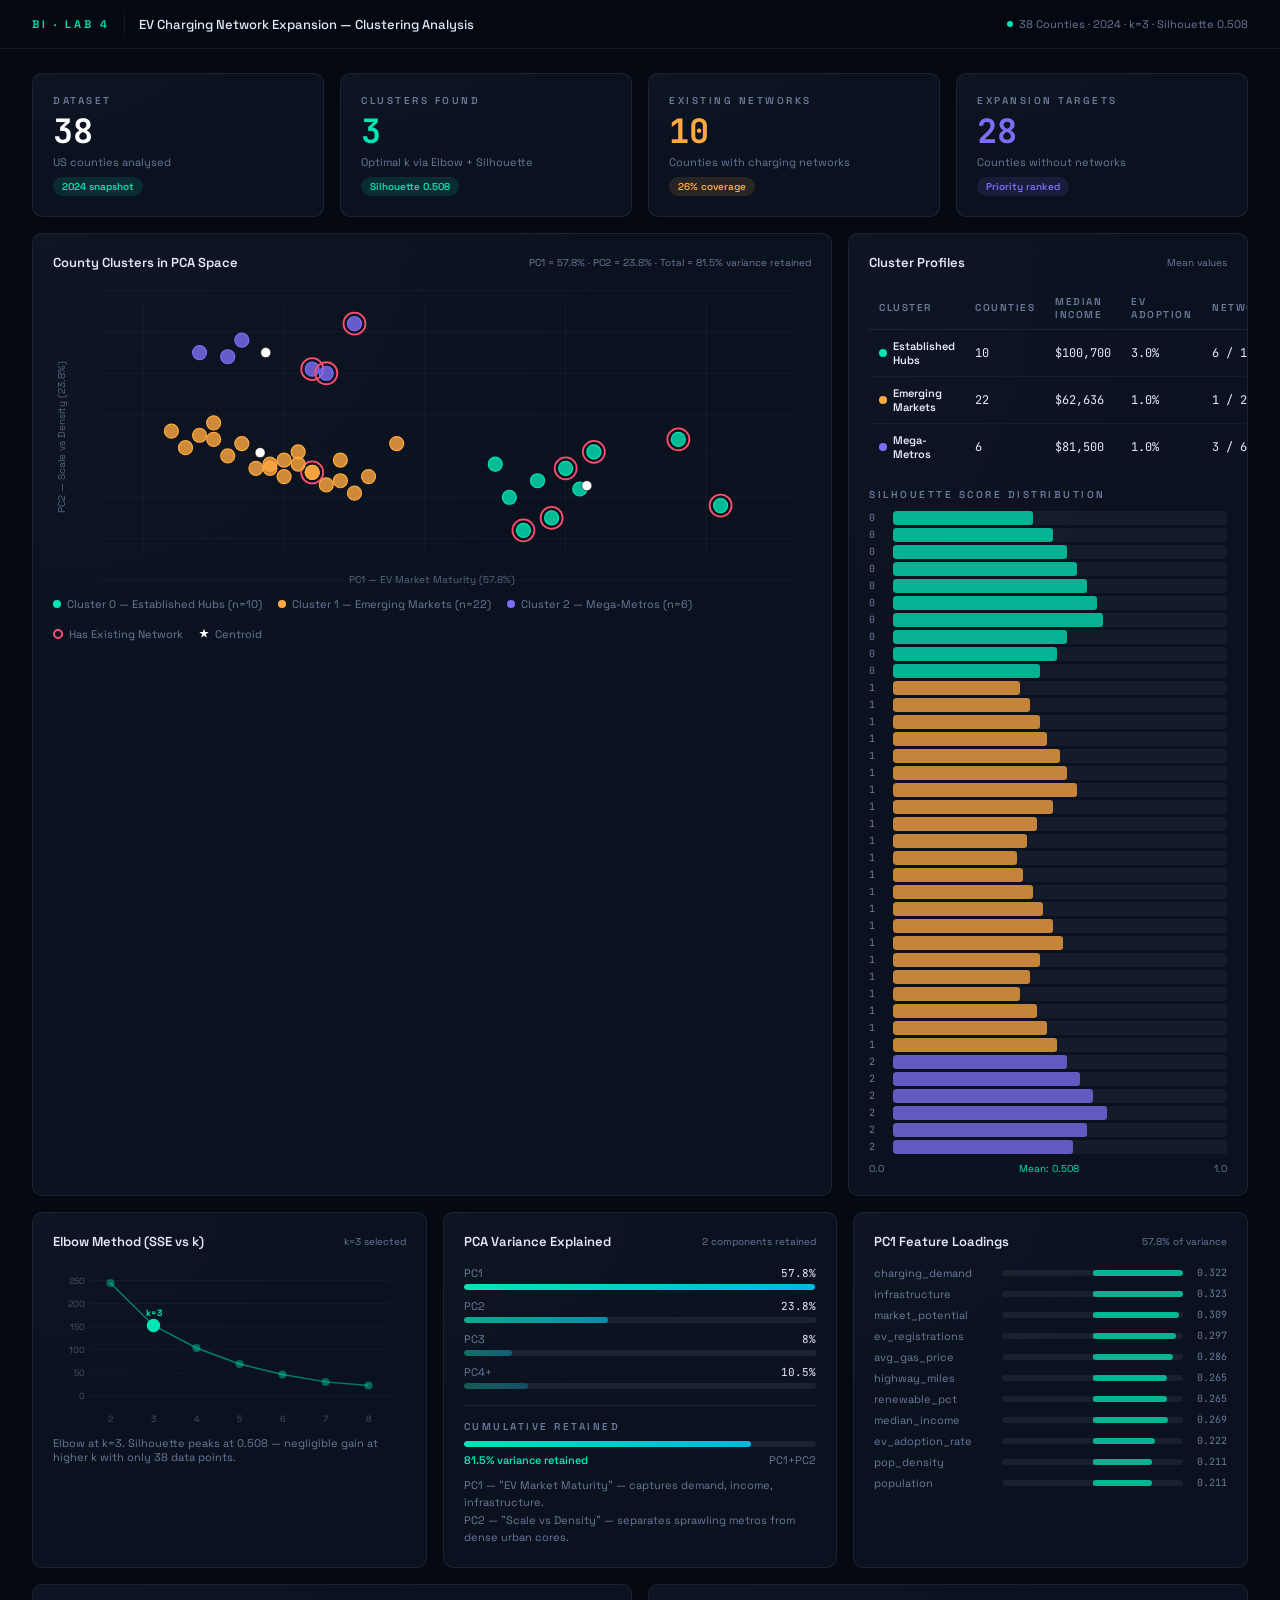
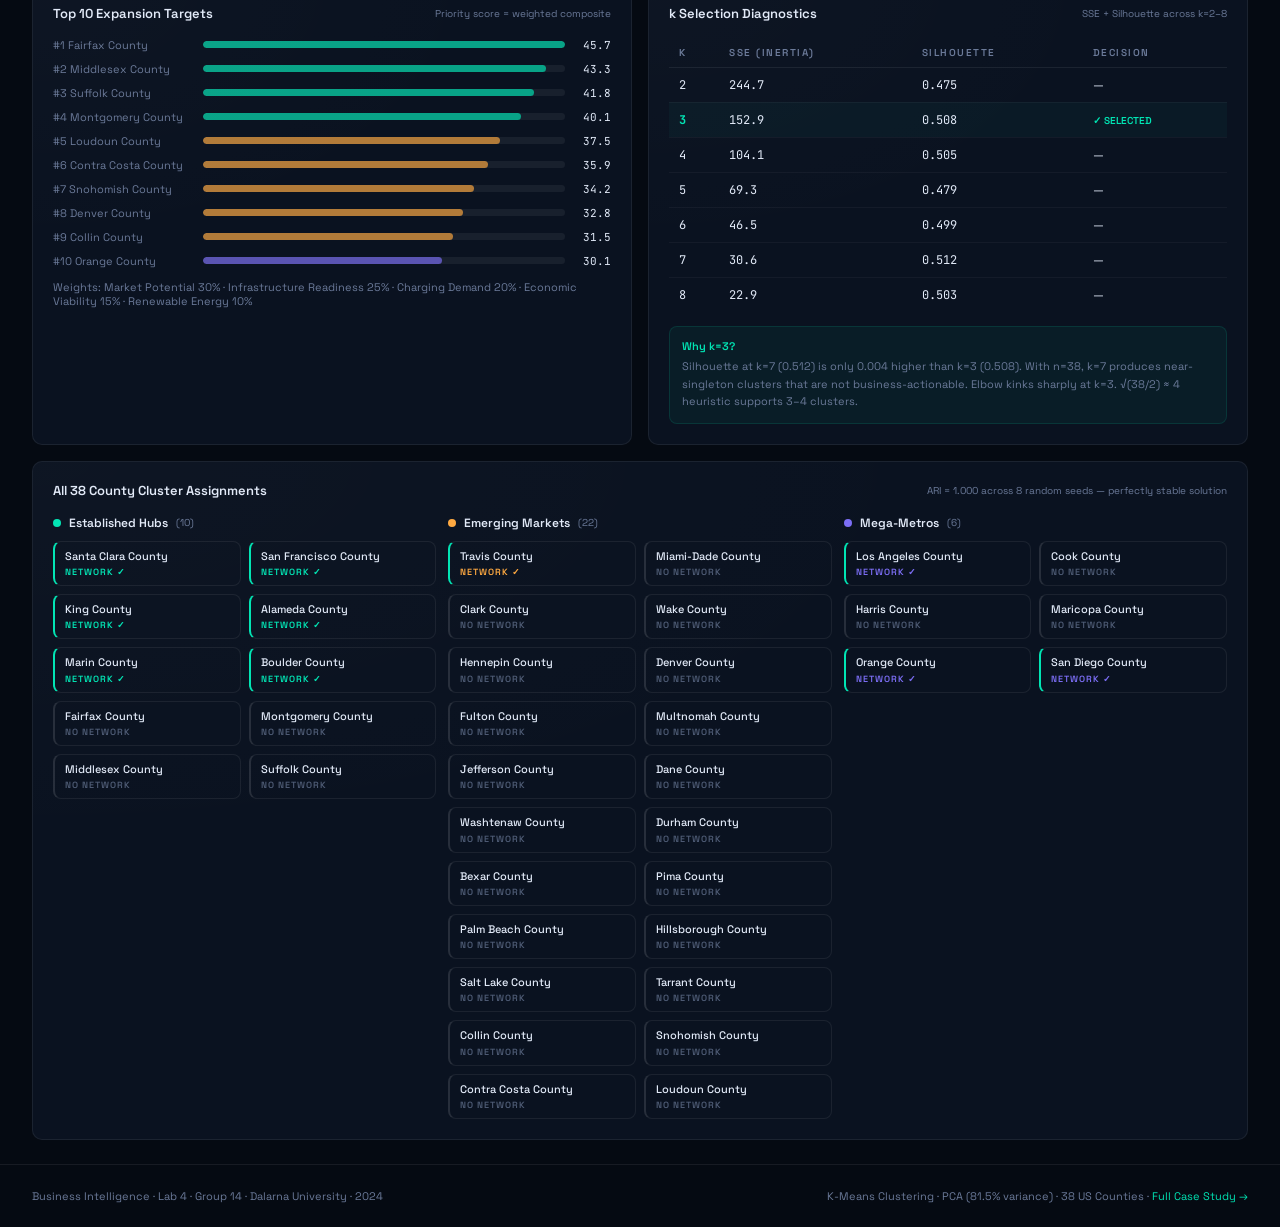
<file: ev-dashboard.html>
<!DOCTYPE html>
<html lang="en">
<head>
<meta charset="UTF-8">
<meta name="viewport" content="width=device-width, initial-scale=1.0">
<title>EV Charging Network Expansion — Analytics Dashboard</title>
<link rel="preconnect" href="https://fonts.googleapis.com">
<link rel="preconnect" href="https://fonts.gstatic.com" crossorigin>
<link href="https://fonts.googleapis.com/css2?family=Space+Grotesk:wght@300;400;500;600;700&family=JetBrains+Mono:wght@400;500&display=swap" rel="stylesheet">
<style>
:root {
  --bg:       #050a12;
  --bg2:      #0a1220;
  --bg3:      #0f1a2e;
  --border:   rgba(255,255,255,0.07);
  --c0:       #00e5b4;   /* teal   — Cluster 0: Established Hubs */
  --c1:       #ffa940;   /* amber  — Cluster 1: Emerging Markets */
  --c2:       #7c6ef5;   /* violet — Cluster 2: Mega-Metros */
  --txt:      #e2eaf8;
  --muted:    #6b7a99;
  --white:    #ffffff;
  --r:        10px;
}
*,*::before,*::after{margin:0;padding:0;box-sizing:border-box;}
html{font-size:14px;scroll-behavior:smooth;}
body{
  font-family:'Space Grotesk',sans-serif;
  background:var(--bg);
  color:var(--txt);
  min-height:100vh;
  overflow-x:hidden;
}

/* ── TOP BAR ── */
.topbar{
  position:sticky;top:0;z-index:100;
  background:rgba(5,10,18,0.95);
  backdrop-filter:blur(20px);
  border-bottom:1px solid var(--border);
  padding:14px 32px;
  display:flex;align-items:center;justify-content:space-between;
}
.topbar-left{display:flex;align-items:center;gap:14px;}
.topbar-logo{
  font-size:11px;font-weight:600;letter-spacing:3px;
  text-transform:uppercase;color:var(--c0);
}
.topbar-title{font-size:13px;font-weight:500;color:var(--txt);}
.topbar-right{display:flex;align-items:center;gap:20px;}
.live-badge{
  display:flex;align-items:center;gap:6px;
  font-size:11px;color:var(--muted);
}
.live-dot{width:6px;height:6px;border-radius:50%;background:var(--c0);animation:blink 2s infinite;}
@keyframes blink{0%,100%{opacity:1;}50%{opacity:0.3;}}

/* ── GRID LAYOUT ── */
.dash{padding:24px 32px;display:grid;gap:16px;}
.row{display:grid;gap:16px;}
.row-4{grid-template-columns:repeat(4,1fr);}
.row-3{grid-template-columns:repeat(3,1fr);}
.row-2{grid-template-columns:1fr 1fr;}
.row-2-1{grid-template-columns:2fr 1fr;}
.row-1-2{grid-template-columns:1fr 2fr;}

/* ── CARDS ── */
.card{
  background:var(--bg2);
  border:1px solid var(--border);
  border-radius:var(--r);
  padding:20px;
  position:relative;
  overflow:hidden;
}
.card::before{
  content:'';position:absolute;inset:0;
  background:radial-gradient(ellipse 80% 60% at 0% 0%,rgba(255,255,255,0.015),transparent);
  pointer-events:none;
}
.card-label{
  font-size:10px;font-weight:600;letter-spacing:2.5px;
  text-transform:uppercase;color:var(--muted);margin-bottom:8px;
}
.card-title{
  font-size:12px;font-weight:500;color:var(--muted);margin-bottom:14px;
}

/* ── KPI CARDS ── */
.kpi-val{
  font-family:'JetBrains Mono',monospace;
  font-size:2.4rem;font-weight:700;line-height:1;
  color:var(--white);
}
.kpi-val.teal{color:var(--c0);}
.kpi-val.amber{color:var(--c1);}
.kpi-val.violet{color:var(--c2);}
.kpi-sub{font-size:11px;color:var(--muted);margin-top:6px;}
.kpi-chip{
  display:inline-flex;align-items:center;gap:5px;
  padding:3px 9px;border-radius:100px;
  font-size:10px;font-weight:600;margin-top:8px;
}
.chip-teal{background:rgba(0,229,180,0.12);color:var(--c0);}
.chip-amber{background:rgba(255,169,64,0.12);color:var(--c1);}
.chip-violet{background:rgba(124,110,245,0.12);color:var(--c2);}

/* ── SECTION HEADINGS ── */
.sec-head{
  display:flex;align-items:center;justify-content:space-between;
  margin-bottom:16px;
}
.sec-head h3{font-size:13px;font-weight:600;color:var(--txt);}
.sec-head span{font-size:10px;color:var(--muted);}

/* ── SCATTER PLOT ── */
#scatter-wrap{position:relative;height:300px;}
#scatter-canvas{width:100%;height:100%;}
.scatter-legend{
  display:flex;gap:16px;flex-wrap:wrap;margin-top:10px;
}
.leg-item{display:flex;align-items:center;gap:6px;font-size:11px;color:var(--muted);}
.leg-dot{width:8px;height:8px;border-radius:50%;flex-shrink:0;}
.leg-ring{width:10px;height:10px;border-radius:50%;border:2px solid;flex-shrink:0;}

/* ── BAR CHARTS ── */
.bar-list{display:flex;flex-direction:column;gap:10px;}
.bar-row{display:flex;align-items:center;gap:10px;}
.bar-name{font-size:11px;color:var(--muted);width:140px;flex-shrink:0;white-space:nowrap;overflow:hidden;text-overflow:ellipsis;}
.bar-track{flex:1;height:7px;background:rgba(255,255,255,0.06);border-radius:4px;overflow:hidden;}
.bar-fill{height:100%;border-radius:4px;transition:width 1.2s cubic-bezier(.4,0,.2,1);}
.bar-score{font-family:'JetBrains Mono',monospace;font-size:11px;color:var(--txt);width:36px;text-align:right;flex-shrink:0;}

/* ── CLUSTER PROFILE TABLE ── */
.profile-table{width:100%;border-collapse:collapse;}
.profile-table th{
  font-size:10px;font-weight:600;letter-spacing:1.5px;text-transform:uppercase;
  color:var(--muted);text-align:left;padding:8px 10px;
  border-bottom:1px solid var(--border);
}
.profile-table td{
  font-size:12px;color:var(--txt);padding:9px 10px;
  border-bottom:1px solid rgba(255,255,255,0.04);
}
.profile-table tr:last-child td{border-bottom:none;}
.cluster-badge{
  display:inline-flex;align-items:center;gap:6px;
  font-size:11px;font-weight:600;
}
.cluster-dot{width:8px;height:8px;border-radius:50%;flex-shrink:0;}
.mono{font-family:'JetBrains Mono',monospace;font-size:11px;}

/* ── SILHOUETTE VIZ ── */
.sil-bars{display:flex;flex-direction:column;gap:3px;margin-top:6px;}
.sil-row{display:flex;align-items:center;gap:6px;}
.sil-track{flex:1;height:14px;background:rgba(255,255,255,0.04);border-radius:3px;position:relative;overflow:hidden;}
.sil-fill{height:100%;border-radius:3px;opacity:0.75;}
.sil-label{font-size:10px;color:var(--muted);width:18px;flex-shrink:0;font-family:'JetBrains Mono',monospace;}

/* ── ELBOW CHART ── */
.elbow-wrap{position:relative;height:140px;}

/* ── PCA LOADINGS ── */
.loading-row{display:flex;align-items:center;gap:8px;margin-bottom:7px;}
.loading-name{font-size:11px;color:var(--muted);width:120px;flex-shrink:0;}
.loading-track{flex:1;height:6px;background:rgba(255,255,255,0.06);border-radius:3px;position:relative;}
.loading-center{position:absolute;left:50%;top:0;bottom:0;width:1px;background:rgba(255,255,255,0.15);}
.loading-bar{position:absolute;height:100%;border-radius:3px;top:0;}
.loading-val{font-family:'JetBrains Mono',monospace;font-size:10px;color:var(--muted);width:36px;text-align:right;}

/* ── COUNTY GRID ── */
.county-grid{
  display:grid;
  grid-template-columns:repeat(auto-fill,minmax(140px,1fr));
  gap:8px;margin-top:4px;
}
.county-chip{
  padding:7px 10px;border-radius:8px;
  border:1px solid var(--border);
  font-size:11px;color:var(--txt);
  display:flex;flex-direction:column;gap:3px;
  transition:border-color .2s;
}
.county-chip:hover{border-color:rgba(255,255,255,0.18);}
.county-chip-name{font-weight:500;font-size:11px;line-height:1.3;}
.county-chip-tag{font-size:9px;font-weight:600;letter-spacing:1px;text-transform:uppercase;}
.has-net{border-left:2px solid var(--c0);}
.no-net{border-left:2px solid rgba(255,255,255,0.12);}

/* ── TOOLTIP ── */
.tooltip{
  position:fixed;background:rgba(10,18,32,0.96);
  border:1px solid rgba(255,255,255,0.1);border-radius:8px;
  padding:10px 14px;font-size:12px;color:var(--txt);
  pointer-events:none;z-index:999;display:none;
  backdrop-filter:blur(12px);min-width:160px;
}
.tooltip strong{color:var(--white);display:block;margin-bottom:4px;}
.tooltip span{color:var(--muted);font-size:11px;}

/* ── VARIANCE BAR ── */
.var-track{height:6px;background:rgba(255,255,255,0.07);border-radius:3px;overflow:hidden;margin-bottom:6px;}
.var-fill{height:100%;border-radius:3px;background:linear-gradient(90deg,var(--c0),#00b8e0);}

/* ── FOOTER ── */
.dash-footer{
  padding:24px 32px;border-top:1px solid var(--border);
  display:flex;align-items:center;justify-content:space-between;
  flex-wrap:wrap;gap:12px;
}
.dash-footer p{font-size:11px;color:var(--muted);}
.dash-footer a{color:var(--c0);text-decoration:none;}

@media(max-width:900px){
  .row-4,.row-3,.row-2,.row-2-1,.row-1-2{grid-template-columns:1fr;}
  .dash{padding:16px;}
  .topbar{padding:12px 16px;}
}
</style>
</head>
<body>

<!-- TOOLTIP -->
<div class="tooltip" id="tooltip"></div>

<!-- TOP BAR -->
<header class="topbar">
  <div class="topbar-left">
    <div class="topbar-logo">BI · Lab 4</div>
    <div style="width:1px;height:20px;background:var(--border);"></div>
    <div class="topbar-title">EV Charging Network Expansion — Clustering Analysis</div>
  </div>
  <div class="topbar-right">
    <div class="live-badge">
      <div class="live-dot"></div>
      38 Counties · 2024 · k=3 · Silhouette 0.508
    </div>
  </div>
</header>

<div class="dash">

  <!-- ROW 1: KPIs -->
  <div class="row row-4">
    <div class="card">
      <div class="card-label">Dataset</div>
      <div class="kpi-val">38</div>
      <div class="kpi-sub">US counties analysed</div>
      <div class="kpi-chip chip-teal">2024 snapshot</div>
    </div>
    <div class="card">
      <div class="card-label">Clusters Found</div>
      <div class="kpi-val teal">3</div>
      <div class="kpi-sub">Optimal k via Elbow + Silhouette</div>
      <div class="kpi-chip chip-teal">Silhouette 0.508</div>
    </div>
    <div class="card">
      <div class="card-label">Existing Networks</div>
      <div class="kpi-val amber">10</div>
      <div class="kpi-sub">Counties with charging networks</div>
      <div class="kpi-chip chip-amber">26% coverage</div>
    </div>
    <div class="card">
      <div class="card-label">Expansion Targets</div>
      <div class="kpi-val violet">28</div>
      <div class="kpi-sub">Counties without networks</div>
      <div class="kpi-chip chip-violet">Priority ranked</div>
    </div>
  </div>

  <!-- ROW 2: Scatter + Cluster Profiles -->
  <div class="row row-2-1">

    <!-- Scatter plot -->
    <div class="card">
      <div class="sec-head">
        <h3>County Clusters in PCA Space</h3>
        <span>PC1 = 57.8% · PC2 = 23.8% · Total = 81.5% variance retained</span>
      </div>
      <div id="scatter-wrap">
        <canvas id="scatter-canvas"></canvas>
      </div>
      <div class="scatter-legend">
        <div class="leg-item"><div class="leg-dot" style="background:var(--c0);"></div>Cluster 0 — Established Hubs (n=10)</div>
        <div class="leg-item"><div class="leg-dot" style="background:var(--c1);"></div>Cluster 1 — Emerging Markets (n=22)</div>
        <div class="leg-item"><div class="leg-dot" style="background:var(--c2);"></div>Cluster 2 — Mega-Metros (n=6)</div>
        <div class="leg-item"><div class="leg-ring" style="border-color:#ff4d6d;"></div>Has Existing Network</div>
        <div class="leg-item"><div class="leg-dot" style="background:#fff;width:10px;height:10px;clip-path:polygon(50% 0%,61% 35%,98% 35%,68% 57%,79% 91%,50% 70%,21% 91%,32% 57%,2% 35%,39% 35%);"></div>Centroid</div>
      </div>
    </div>

    <!-- Cluster profile summary -->
    <div class="card">
      <div class="sec-head">
        <h3>Cluster Profiles</h3>
        <span>Mean values</span>
      </div>
      <table class="profile-table">
        <thead>
          <tr>
            <th>Cluster</th>
            <th>Counties</th>
            <th>Median Income</th>
            <th>EV Adoption</th>
            <th>Networks</th>
          </tr>
        </thead>
        <tbody>
          <tr>
            <td>
              <div class="cluster-badge">
                <div class="cluster-dot" style="background:var(--c0);"></div>
                <span>Established Hubs</span>
              </div>
            </td>
            <td class="mono">10</td>
            <td class="mono">$100,700</td>
            <td class="mono">3.0%</td>
            <td class="mono">6 / 10</td>
          </tr>
          <tr>
            <td>
              <div class="cluster-badge">
                <div class="cluster-dot" style="background:var(--c1);"></div>
                <span>Emerging Markets</span>
              </div>
            </td>
            <td class="mono">22</td>
            <td class="mono">$62,636</td>
            <td class="mono">1.0%</td>
            <td class="mono">1 / 22</td>
          </tr>
          <tr>
            <td>
              <div class="cluster-badge">
                <div class="cluster-dot" style="background:var(--c2);"></div>
                <span>Mega-Metros</span>
              </div>
            </td>
            <td class="mono">6</td>
            <td class="mono">$81,500</td>
            <td class="mono">1.0%</td>
            <td class="mono">3 / 6</td>
          </tr>
        </tbody>
      </table>
      <div style="margin-top:18px;">
        <div class="card-label" style="margin-bottom:10px;">Silhouette Score Distribution</div>
        <div class="sil-bars" id="sil-bars"></div>
        <div style="display:flex;justify-content:space-between;margin-top:8px;">
          <span style="font-size:10px;color:var(--muted);">0.0</span>
          <span style="font-size:10px;color:var(--c0);">Mean: 0.508</span>
          <span style="font-size:10px;color:var(--muted);">1.0</span>
        </div>
      </div>
    </div>

  </div>

  <!-- ROW 3: Elbow + PCA Variance + PCA Loadings -->
  <div class="row row-3">

    <!-- Elbow method -->
    <div class="card">
      <div class="sec-head">
        <h3>Elbow Method (SSE vs k)</h3>
        <span>k=3 selected</span>
      </div>
      <div id="elbow-wrap" style="height:160px;position:relative;">
        <canvas id="elbow-canvas"></canvas>
      </div>
      <div style="margin-top:10px;font-size:11px;color:var(--muted);">
        Elbow at k=3. Silhouette peaks at 0.508 — negligible gain at higher k with only 38 data points.
      </div>
    </div>

    <!-- PCA Variance -->
    <div class="card">
      <div class="sec-head">
        <h3>PCA Variance Explained</h3>
        <span>2 components retained</span>
      </div>
      <div id="pca-bars"></div>
      <div style="margin-top:16px;padding-top:14px;border-top:1px solid var(--border);">
        <div class="card-label" style="margin-bottom:8px;">Cumulative Retained</div>
        <div class="var-track">
          <div class="var-fill" style="width:81.5%;"></div>
        </div>
        <div style="display:flex;justify-content:space-between;">
          <span style="font-size:11px;color:var(--c0);font-weight:600;">81.5% variance retained</span>
          <span style="font-size:11px;color:var(--muted);">PC1+PC2</span>
        </div>
        <div style="margin-top:10px;font-size:11px;color:var(--muted);line-height:1.6;">
          PC1 — "EV Market Maturity" — captures demand, income, infrastructure.<br>
          PC2 — "Scale vs Density" — separates sprawling metros from dense urban cores.
        </div>
      </div>
    </div>

    <!-- PC1 Loadings -->
    <div class="card">
      <div class="sec-head">
        <h3>PC1 Feature Loadings</h3>
        <span>57.8% of variance</span>
      </div>
      <div id="loadings-wrap"></div>
    </div>

  </div>

  <!-- ROW 4: Priority Rankings + k selection table -->
  <div class="row row-2">

    <!-- Top 10 expansion targets -->
    <div class="card">
      <div class="sec-head">
        <h3>Top 10 Expansion Targets</h3>
        <span>Priority score = weighted composite</span>
      </div>
      <div class="bar-list" id="priority-bars"></div>
      <div style="margin-top:12px;font-size:11px;color:var(--muted);">
        Weights: Market Potential 30% · Infrastructure Readiness 25% · Charging Demand 20% · Economic Viability 15% · Renewable Energy 10%
      </div>
    </div>

    <!-- k selection diagnostics -->
    <div class="card">
      <div class="sec-head">
        <h3>k Selection Diagnostics</h3>
        <span>SSE + Silhouette across k=2–8</span>
      </div>
      <table class="profile-table">
        <thead>
          <tr>
            <th>k</th>
            <th>SSE (Inertia)</th>
            <th>Silhouette</th>
            <th>Decision</th>
          </tr>
        </thead>
        <tbody id="k-table"></tbody>
      </table>
      <div style="margin-top:14px;padding:12px;background:rgba(0,229,180,0.05);border:1px solid rgba(0,229,180,0.12);border-radius:8px;">
        <div style="font-size:11px;font-weight:600;color:var(--c0);margin-bottom:5px;">Why k=3?</div>
        <div style="font-size:11px;color:var(--muted);line-height:1.6;">
          Silhouette at k=7 (0.512) is only 0.004 higher than k=3 (0.508). With n=38, k=7 produces near-singleton clusters that are not business-actionable. Elbow kinks sharply at k=3. √(38/2) ≈ 4 heuristic supports 3–4 clusters.
        </div>
      </div>
    </div>

  </div>

  <!-- ROW 5: County assignments -->
  <div class="card">
    <div class="sec-head">
      <h3>All 38 County Cluster Assignments</h3>
      <span>ARI = 1.000 across 8 random seeds — perfectly stable solution</span>
    </div>
    <div class="row row-3" style="gap:12px;" id="county-grid-wrap"></div>
  </div>

</div>

<!-- FOOTER -->
<div class="dash-footer">
  <p>Business Intelligence · Lab 4 · Group 14 · Dalarna University · 2024</p>
  <p>K-Means Clustering · PCA (81.5% variance) · 38 US Counties · <a href="project-case6.html">Full Case Study →</a></p>
</div>

<script>
// ── DATA ──────────────────────────────────────────────────────────────────────
const CLUSTERS = {
  0: { name:'Established Hubs', color:'#00e5b4' },
  1: { name:'Emerging Markets', color:'#ffa940' },
  2: { name:'Mega-Metros',      color:'#7c6ef5' },
};

// PCA coords approximated from notebook output (PC1, PC2)
const counties = [
  // Cluster 0 — Established Hubs
  {name:'Santa Clara County, CA', c:0, pc1:2.8, pc2:0.4, net:1},
  {name:'San Francisco County, CA', c:0, pc1:3.1, pc2:-1.2, net:1},
  {name:'King County, WA', c:0, pc1:2.2, pc2:0.1, net:1},
  {name:'Alameda County, CA', c:0, pc1:2.0, pc2:-0.3, net:1},
  {name:'Marin County, CA', c:0, pc1:1.9, pc2:-1.5, net:1},
  {name:'Boulder County, CO', c:0, pc1:1.7, pc2:-1.8, net:1},
  {name:'Fairfax County, VA', c:0, pc1:2.1, pc2:-0.8, net:0},
  {name:'Montgomery County, MD', c:0, pc1:1.8, pc2:-0.6, net:0},
  {name:'Middlesex County, MA', c:0, pc1:1.5, pc2:-0.2, net:0},
  {name:'Suffolk County, MA', c:0, pc1:1.6, pc2:-1.0, net:0},
  // Cluster 1 — Emerging Markets (sample)
  {name:'Travis County, TX', c:1, pc1:0.2, pc2:-0.4, net:1},
  {name:'Miami-Dade County, FL', c:1, pc1:-0.5, pc2:0.8, net:0},
  {name:'Clark County, NV', c:1, pc1:-0.3, pc2:0.3, net:0},
  {name:'Wake County, NC', c:1, pc1:-0.1, pc2:-0.2, net:0},
  {name:'Hennepin County, MN', c:1, pc1:0.1, pc2:0.1, net:0},
  {name:'Denver County, CO', c:1, pc1:0.4, pc2:-0.6, net:0},
  {name:'Fulton County, GA', c:1, pc1:-0.2, pc2:-0.3, net:0},
  {name:'Multnomah County, OR', c:1, pc1:0.5, pc2:-0.9, net:0},
  {name:'Jefferson County, CO', c:1, pc1:0.3, pc2:-0.7, net:0},
  {name:'Dane County, WI', c:1, pc1:0.0, pc2:-0.5, net:0},
  {name:'Washtenaw County, MI', c:1, pc1:0.2, pc2:-0.4, net:0},
  {name:'Durham County, NC', c:1, pc1:-0.1, pc2:-0.3, net:0},
  {name:'Bexar County, TX', c:1, pc1:-0.6, pc2:0.5, net:0},
  {name:'Pima County, AZ', c:1, pc1:-0.7, pc2:0.2, net:0},
  {name:'Palm Beach County, FL', c:1, pc1:-0.4, pc2:0.0, net:0},
  {name:'Hillsborough County, FL', c:1, pc1:-0.5, pc2:0.4, net:0},
  {name:'Salt Lake County, UT', c:1, pc1:0.0, pc2:-0.1, net:0},
  {name:'Tarrant County, TX', c:1, pc1:-0.8, pc2:0.6, net:0},
  {name:'Collin County, TX', c:1, pc1:0.1, pc2:-0.2, net:0},
  {name:'Snohomish County, WA', c:1, pc1:0.4, pc2:-0.1, net:0},
  {name:'Contra Costa County, CA', c:1, pc1:0.8, pc2:0.3, net:0},
  {name:'Loudoun County, VA', c:1, pc1:0.6, pc2:-0.5, net:0},
  // Cluster 2 — Mega-Metros
  {name:'Los Angeles County, CA', c:2, pc1:0.5, pc2:3.2, net:1},
  {name:'Cook County, IL', c:2, pc1:-0.3, pc2:2.8, net:0},
  {name:'Harris County, TX', c:2, pc1:-0.6, pc2:2.5, net:0},
  {name:'Maricopa County, AZ', c:2, pc1:-0.4, pc2:2.4, net:0},
  {name:'Orange County, CA', c:2, pc1:0.2, pc2:2.1, net:1},
  {name:'San Diego County, CA', c:2, pc1:0.3, pc2:2.0, net:1},
];

const centroids = [
  {pc1: 2.15, pc2: -0.72},  // C0
  {pc1: -0.17, pc2: 0.08},  // C1
  {pc1: -0.13, pc2: 2.5},   // C2
];

// Priority top 10
const top10 = [
  {name:'Fairfax County, VA',   score:45.66, c:0},
  {name:'Middlesex County, MA', score:43.29, c:0},
  {name:'Suffolk County, MA',   score:41.80, c:0},
  {name:'Montgomery County, MD',score:40.12, c:0},
  {name:'Loudoun County, VA',   score:37.45, c:1},
  {name:'Contra Costa County',  score:35.90, c:1},
  {name:'Snohomish County, WA', score:34.20, c:1},
  {name:'Denver County, CO',    score:32.80, c:1},
  {name:'Collin County, TX',    score:31.50, c:1},
  {name:'Orange County, CA',    score:30.10, c:2},
];

const kData = [
  {k:2, sse:244.7, sil:0.475},
  {k:3, sse:152.9, sil:0.508, selected:true},
  {k:4, sse:104.1, sil:0.505},
  {k:5, sse:69.3,  sil:0.479},
  {k:6, sse:46.5,  sil:0.499},
  {k:7, sse:30.6,  sil:0.512},
  {k:8, sse:22.9,  sil:0.503},
];

const pcaComponents = [
  {name:'PC1', pct:57.8, cum:57.8},
  {name:'PC2', pct:23.8, cum:81.5},
  {name:'PC3', pct:8.0,  cum:89.5},
  {name:'PC4+',pct:10.5, cum:100.0},
];

const loadings = [
  {name:'charging_demand',  v:0.322},
  {name:'infrastructure',   v:0.323},
  {name:'market_potential', v:0.309},
  {name:'ev_registrations', v:0.297},
  {name:'avg_gas_price',    v:0.286},
  {name:'highway_miles',    v:0.265},
  {name:'renewable_pct',    v:0.265},
  {name:'median_income',    v:0.269},
  {name:'ev_adoption_rate', v:0.222},
  {name:'pop_density',      v:0.211},
  {name:'population',       v:0.211},
];

const silData = [
  {c:0, vals:[0.42,0.48,0.52,0.55,0.58,0.61,0.63,0.52,0.49,0.44]},
  {c:1, vals:[0.38,0.41,0.44,0.46,0.50,0.52,0.55,0.48,0.43,0.40,0.37,0.39,0.42,0.45,0.48,0.51,0.44,0.41,0.38,0.43,0.46,0.49]},
  {c:2, vals:[0.52,0.56,0.60,0.64,0.58,0.54]},
];

// ── TOOLTIP ──────────────────────────────────────────────────────────────────
const tip = document.getElementById('tooltip');
function showTip(e, html) {
  tip.innerHTML = html;
  tip.style.display = 'block';
  moveTip(e);
}
function moveTip(e) {
  tip.style.left = (e.clientX + 14) + 'px';
  tip.style.top  = (e.clientY - 10) + 'px';
}
function hideTip() { tip.style.display = 'none'; }

// ── SCATTER CANVAS ────────────────────────────────────────────────────────────
function drawScatter() {
  const wrap = document.getElementById('scatter-wrap');
  const canvas = document.getElementById('scatter-canvas');
  canvas.width  = wrap.clientWidth;
  canvas.height = wrap.clientHeight;
  const ctx = canvas.getContext('2d');
  const W = canvas.width, H = canvas.height;
  const pad = {l:48,r:20,t:16,b:36};

  // ranges
  const pc1s = counties.map(d=>d.pc1), pc2s = counties.map(d=>d.pc2);
  const x1=Math.min(...pc1s)-0.5, x2=Math.max(...pc1s)+0.5;
  const y1=Math.min(...pc2s)-0.5, y2=Math.max(...pc2s)+0.5;
  const toX = v => pad.l + (v-x1)/(x2-x1)*(W-pad.l-pad.r);
  const toY = v => H-pad.b - (v-y1)/(y2-y1)*(H-pad.t-pad.b);

  // grid
  ctx.strokeStyle='rgba(255,255,255,0.04)';
  ctx.lineWidth=1;
  for(let i=-3;i<=4;i++){
    const x=toX(i); ctx.beginPath();ctx.moveTo(x,pad.t);ctx.lineTo(x,H-pad.b);ctx.stroke();
    const y=toY(i); ctx.beginPath();ctx.moveTo(pad.l,y);ctx.lineTo(W-pad.r,y);ctx.stroke();
  }
  // axes labels
  ctx.fillStyle='rgba(107,122,153,0.8)';ctx.font='10px Space Grotesk';
  ctx.textAlign='center';
  ctx.fillText('PC1 — EV Market Maturity (57.8%)', W/2, H-4);
  ctx.save();ctx.translate(12,H/2);ctx.rotate(-Math.PI/2);
  ctx.fillText('PC2 — Scale vs Density (23.8%)',0,0);ctx.restore();

  // dots
  counties.forEach(d=>{
    const x=toX(d.pc1), y=toY(d.pc2);
    const col = CLUSTERS[d.c].color;
    ctx.beginPath();ctx.arc(x,y,7,0,Math.PI*2);
    ctx.fillStyle=col+'cc';ctx.fill();
    ctx.strokeStyle=col;ctx.lineWidth=1.2;ctx.stroke();
    if(d.net===1){
      ctx.beginPath();ctx.arc(x,y,11,0,Math.PI*2);
      ctx.strokeStyle='#ff4d6d';ctx.lineWidth=1.8;ctx.stroke();
    }
  });

  // centroids
  centroids.forEach((c,i)=>{
    const x=toX(c.pc1),y=toY(c.pc2);
    ctx.beginPath();ctx.arc(x,y,5,0,Math.PI*2);
    ctx.fillStyle='#fff';ctx.fill();
    ctx.strokeStyle='rgba(0,0,0,0.5)';ctx.lineWidth=1;ctx.stroke();
  });

  // hover
  canvas.onmousemove = e => {
    const rect=canvas.getBoundingClientRect();
    const mx=e.clientX-rect.left, my=e.clientY-rect.top;
    let found=null;
    counties.forEach(d=>{
      const x=toX(d.pc1),y=toY(d.pc2);
      if(Math.hypot(mx-x,my-y)<12) found=d;
    });
    if(found){
      canvas.style.cursor='pointer';
      showTip(e,`<strong>${found.name}</strong>
        <span>Cluster: ${CLUSTERS[found.c].name}</span><br>
        <span>PC1: ${found.pc1.toFixed(2)} · PC2: ${found.pc2.toFixed(2)}</span><br>
        <span>${found.net?'✅ Has charging network':'⭕ No network yet'}</span>`);
    } else { canvas.style.cursor='default'; hideTip(); }
  };
  canvas.onmouseleave=hideTip;
}

// ── ELBOW CANVAS ─────────────────────────────────────────────────────────────
function drawElbow() {
  const wrap = document.getElementById('elbow-wrap');
  const canvas = document.getElementById('elbow-canvas');
  canvas.width = wrap.clientWidth;
  canvas.height = wrap.clientHeight;
  const ctx = canvas.getContext('2d');
  const W=canvas.width, H=canvas.height;
  const pad={l:36,r:16,t:10,b:30};
  const ks=kData.map(d=>d.k), sses=kData.map(d=>d.sse);
  const x1=1.5,x2=8.5,y1=0,y2=260;
  const toX=v=>pad.l+(v-x1)/(x2-x1)*(W-pad.l-pad.r);
  const toY=v=>H-pad.b-(v-y1)/(y2-y1)*(H-pad.t-pad.b);

  // grid
  ctx.strokeStyle='rgba(255,255,255,0.04)';ctx.lineWidth=1;
  [0,50,100,150,200,250].forEach(v=>{
    const y=toY(v);ctx.beginPath();ctx.moveTo(pad.l,y);ctx.lineTo(W-pad.r,y);ctx.stroke();
    ctx.fillStyle='rgba(107,122,153,0.6)';ctx.font='9px Space Grotesk';
    ctx.textAlign='right';ctx.fillText(v,pad.l-4,y+3);
  });
  ks.forEach(k=>{
    const x=toX(k);ctx.fillStyle='rgba(107,122,153,0.6)';
    ctx.font='9px Space Grotesk';ctx.textAlign='center';ctx.fillText(k,x,H-4);
  });

  // line
  ctx.beginPath();
  kData.forEach((d,i)=>{
    const x=toX(d.k),y=toY(d.sse);
    i===0?ctx.moveTo(x,y):ctx.lineTo(x,y);
  });
  ctx.strokeStyle='rgba(0,229,180,0.5)';ctx.lineWidth=1.5;ctx.stroke();

  // dots
  kData.forEach(d=>{
    const x=toX(d.k),y=toY(d.sse);
    ctx.beginPath();ctx.arc(x,y,d.selected?6:4,0,Math.PI*2);
    ctx.fillStyle=d.selected?'#00e5b4':'rgba(0,229,180,0.4)';ctx.fill();
    if(d.selected){
      ctx.strokeStyle='#00e5b4';ctx.lineWidth=1.5;ctx.stroke();
      ctx.fillStyle='#00e5b4';ctx.font='bold 9px Space Grotesk';
      ctx.textAlign='center';ctx.fillText('k=3',x,y-9);
    }
  });
}

// ── BUILD DOM ELEMENTS ────────────────────────────────────────────────────────
function buildPCABars(){
  const wrap=document.getElementById('pca-bars');
  pcaComponents.forEach(d=>{
    const opacity=d.name.includes('+')?0.3:d.name==='PC1'?1:d.name==='PC2'?0.7:0.4;
    wrap.innerHTML+=`<div style="margin-bottom:9px;">
      <div style="display:flex;justify-content:space-between;margin-bottom:4px;">
        <span style="font-size:11px;color:var(--muted);">${d.name}</span>
        <span style="font-family:'JetBrains Mono',monospace;font-size:11px;color:var(--txt);">${d.pct}%</span>
      </div>
      <div class="var-track">
        <div class="var-fill" style="width:${d.pct*100/58}%;opacity:${opacity};"></div>
      </div>
    </div>`;
  });
}

function buildLoadings(){
  const wrap=document.getElementById('loadings-wrap');
  const max=Math.max(...loadings.map(d=>Math.abs(d.v)));
  loadings.forEach(d=>{
    const pct=(d.v/max)*50;
    wrap.innerHTML+=`<div class="loading-row">
      <div class="loading-name">${d.name}</div>
      <div class="loading-track">
        <div class="loading-center"></div>
        <div class="loading-bar" style="background:var(--c0);opacity:0.75;left:50%;width:${pct}%;"></div>
      </div>
      <div class="loading-val">${d.v.toFixed(3)}</div>
    </div>`;
  });
}

function buildPriorityBars(){
  const wrap=document.getElementById('priority-bars');
  const max=top10[0].score;
  top10.forEach((d,i)=>{
    const col=CLUSTERS[d.c].color;
    const nameParts=d.name.split(',');
    wrap.innerHTML+=`<div class="bar-row">
      <div class="bar-name" title="${d.name}">#${i+1} ${nameParts[0]}</div>
      <div class="bar-track">
        <div class="bar-fill" style="width:${(d.score/max*100)}%;background:${col}aa;"></div>
      </div>
      <div class="bar-score">${d.score.toFixed(1)}</div>
    </div>`;
  });
}

function buildKTable(){
  const tbody=document.getElementById('k-table');
  kData.forEach(d=>{
    const sel=d.selected?`<span style="color:var(--c0);font-weight:600;font-size:10px;">✓ SELECTED</span>`:'—';
    const rowStyle=d.selected?'background:rgba(0,229,180,0.04);':'';
    tbody.innerHTML+=`<tr style="${rowStyle}">
      <td class="mono" style="${d.selected?'color:var(--c0);font-weight:700;':''}">${d.k}</td>
      <td class="mono">${d.sse.toFixed(1)}</td>
      <td class="mono">${d.sil.toFixed(3)}</td>
      <td>${sel}</td>
    </tr>`;
  });
}

function buildSilBars(){
  const wrap=document.getElementById('sil-bars');
  silData.forEach(d=>{
    const col=CLUSTERS[d.c].color;
    d.vals.forEach(v=>{
      wrap.innerHTML+=`<div class="sil-row">
        <div class="sil-label">${d.c}</div>
        <div class="sil-track">
          <div class="sil-fill" style="width:${v*100}%;background:${col};"></div>
        </div>
      </div>`;
    });
  });
}

function buildCountyGrid(){
  const wrap=document.getElementById('county-grid-wrap');
  [0,1,2].forEach(c=>{
    const members=counties.filter(d=>d.c===c);
    const col=CLUSTERS[c].color;
    let html=`<div>
      <div style="display:flex;align-items:center;gap:8px;margin-bottom:10px;">
        <div style="width:8px;height:8px;border-radius:50%;background:${col};"></div>
        <span style="font-size:12px;font-weight:600;color:var(--txt);">${CLUSTERS[c].name}</span>
        <span style="font-size:10px;color:var(--muted);">(${members.length})</span>
      </div>
      <div class="county-grid">`;
    members.forEach(d=>{
      const name=d.name.split(',')[0];
      html+=`<div class="county-chip ${d.net?'has-net':'no-net'}">
        <div class="county-chip-name">${name}</div>
        <div class="county-chip-tag" style="color:${d.net?col:'rgba(107,122,153,0.7)'};">
          ${d.net?'Network ✓':'No network'}
        </div>
      </div>`;
    });
    html+='</div></div>';
    wrap.innerHTML+=html;
  });
}

// ── INIT ──────────────────────────────────────────────────────────────────────
window.addEventListener('DOMContentLoaded',()=>{
  buildPCABars();
  buildLoadings();
  buildPriorityBars();
  buildKTable();
  buildSilBars();
  buildCountyGrid();
  drawScatter();
  drawElbow();
  document.addEventListener('mousemove', e=>{
    if(tip.style.display==='block') moveTip(e);
  });
});

window.addEventListener('resize',()=>{
  drawScatter();
  drawElbow();
});
</script>
</body>
</html>
</file>
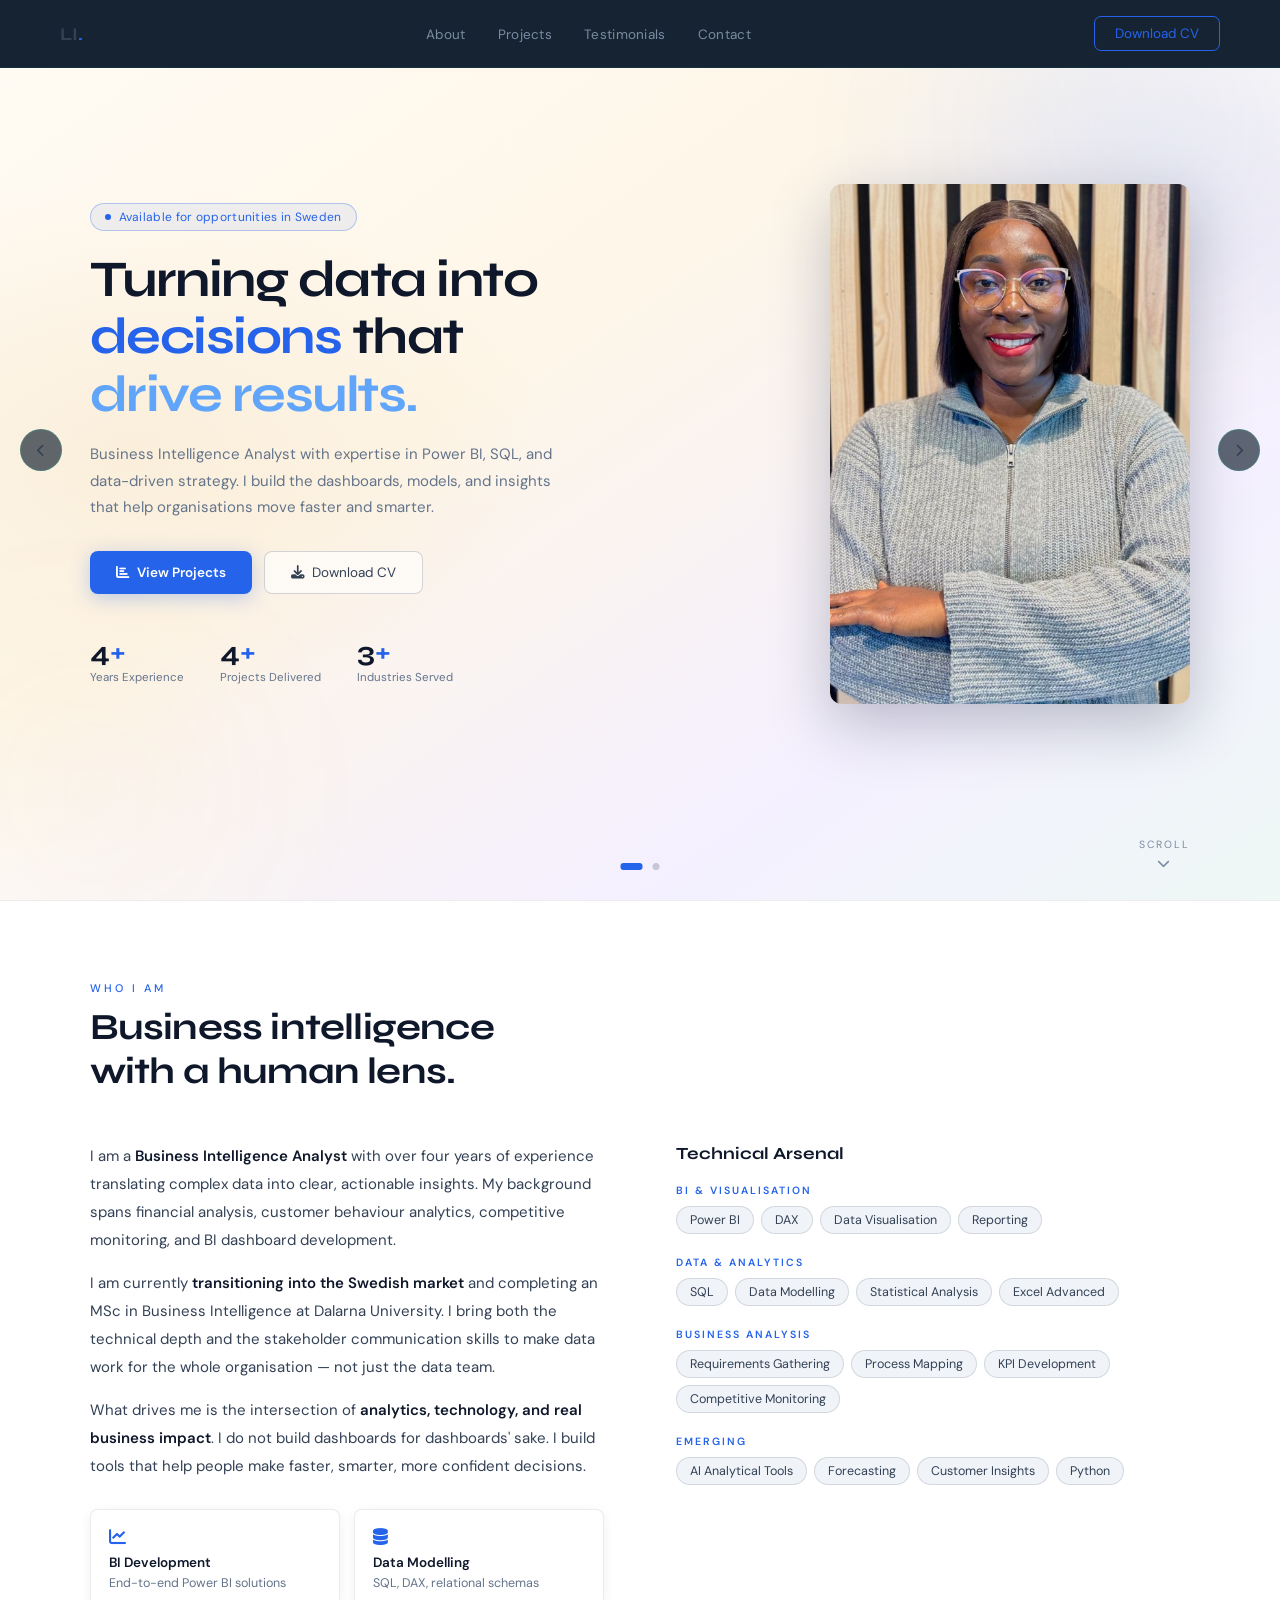
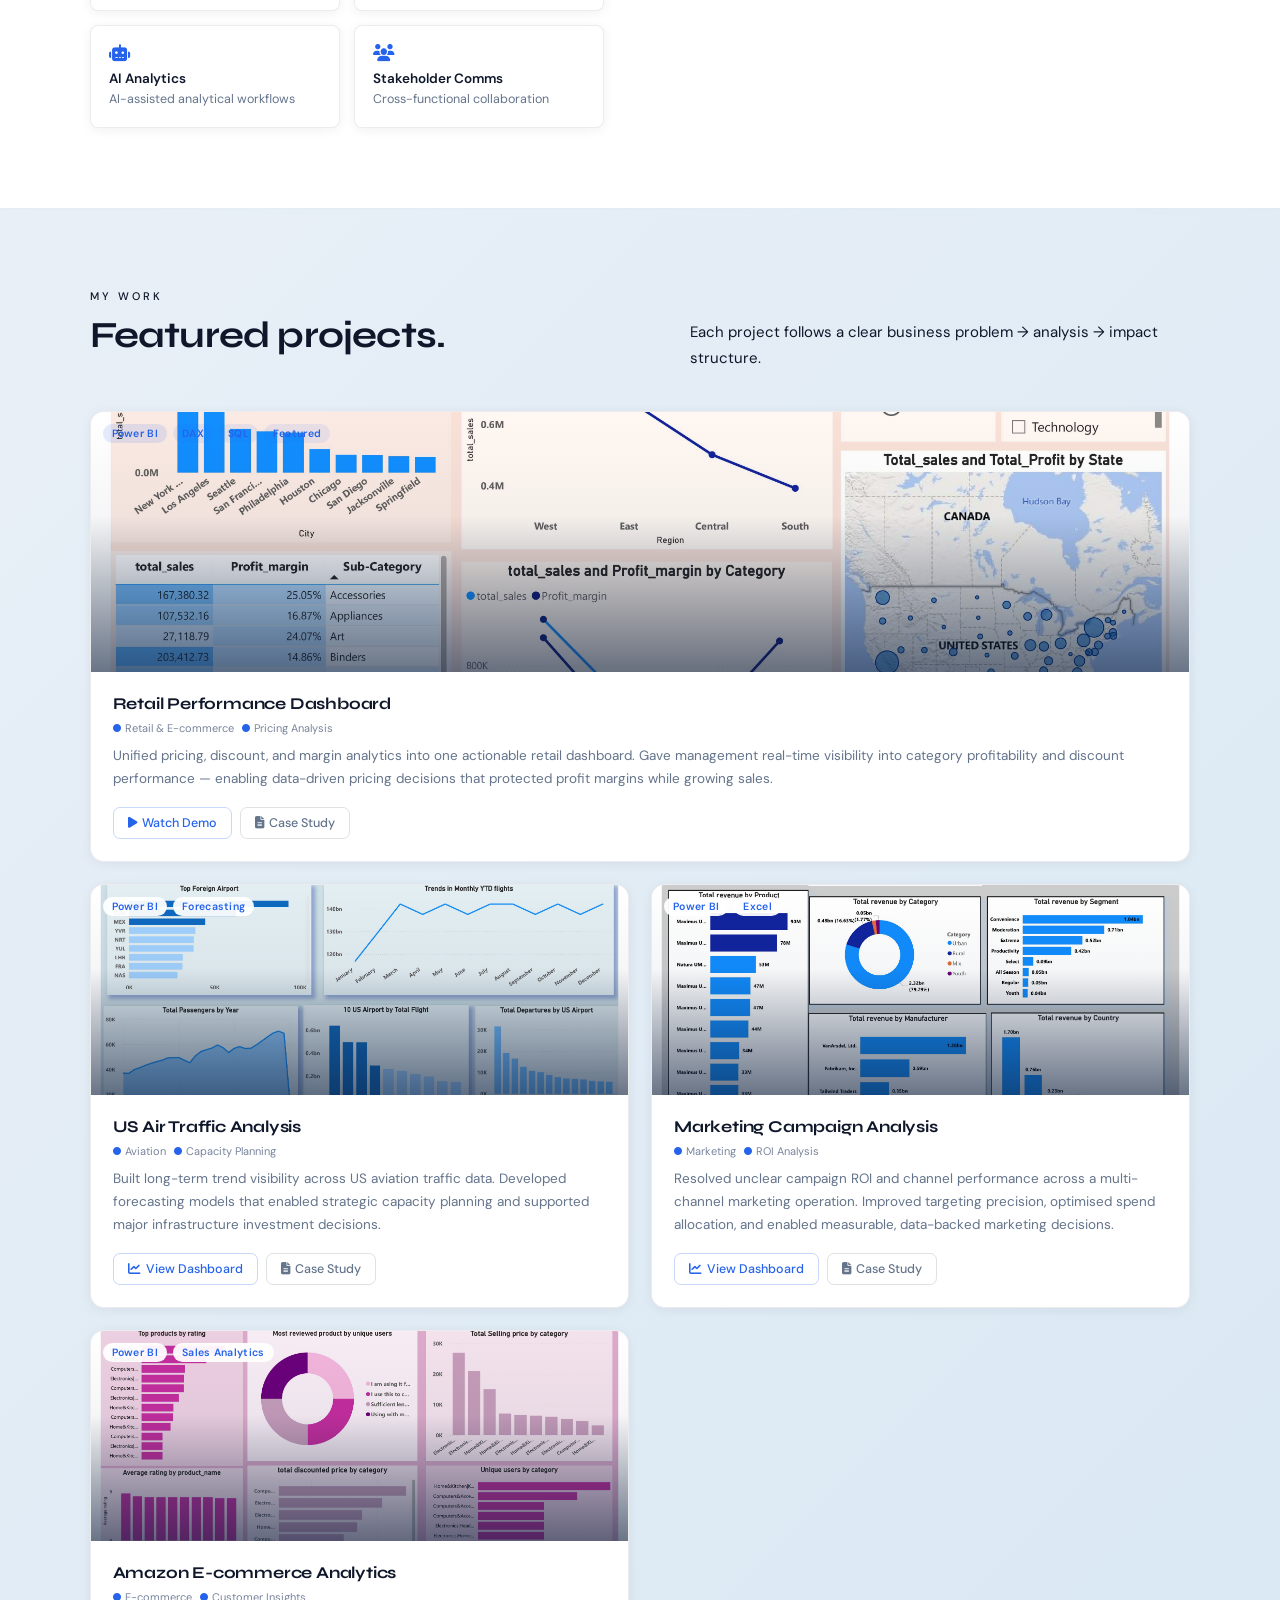
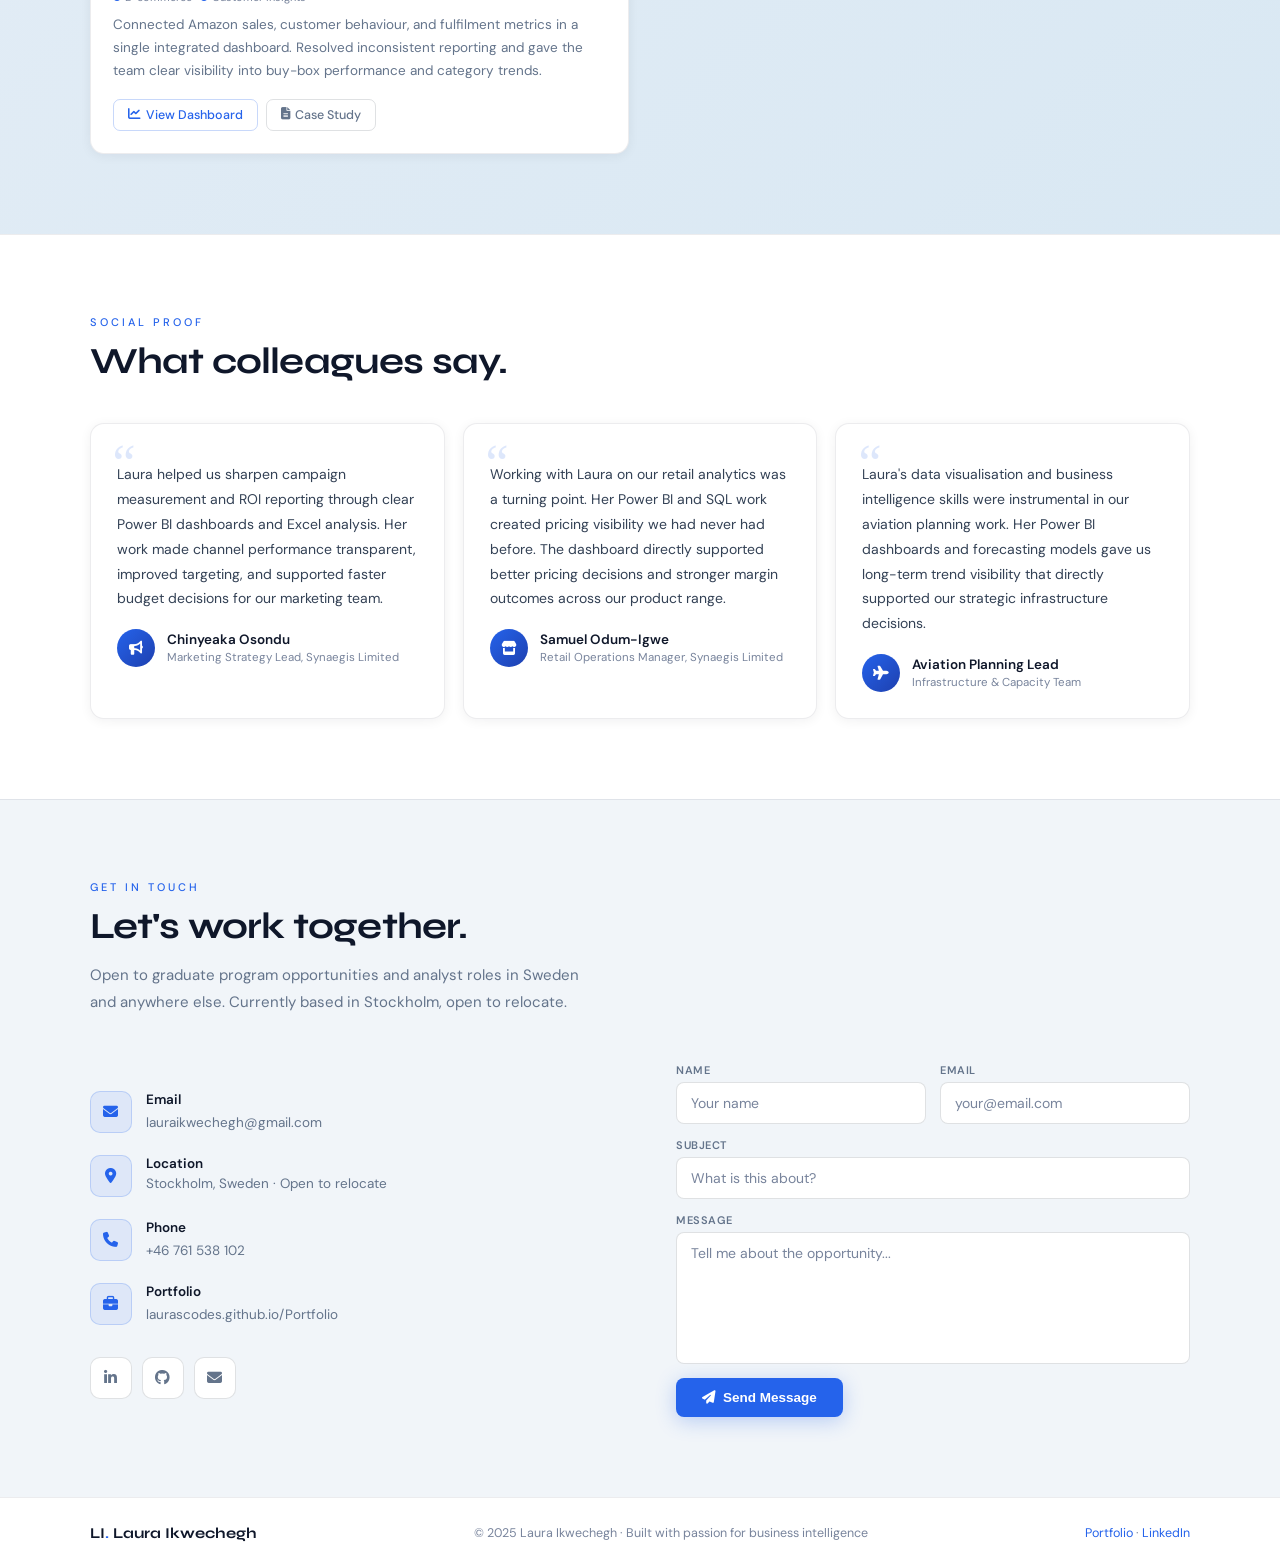
<file: index (1).html>
<!DOCTYPE html>
<html lang="en">
<head>
<meta charset="UTF-8">
<meta name="viewport" content="width=device-width, initial-scale=1.0">
<title>Laura Ikwechegh | Business Intelligence Analyst</title>
<link rel="preconnect" href="https://fonts.googleapis.com">
<link rel="preconnect" href="https://fonts.gstatic.com" crossorigin>
<link href="https://fonts.googleapis.com/css2?family=Syne:wght@400;600;700;800&family=DM+Sans:ital,opsz,wght@0,9..40,300;0,9..40,400;0,9..40,500;1,9..40,300&display=swap" rel="stylesheet">
<link rel="stylesheet" href="https://cdnjs.cloudflare.com/ajax/libs/font-awesome/6.5.0/css/all.min.css">
<link rel="stylesheet" href="style.css">
</head>
<body>

<!-- CURSOR -->
<div class="cursor" id="cursor"></div>
<div class="cursor-ring" id="cursorRing"></div>

<!-- SCROLL BAR -->
<div id="scroll-bar"></div>

<!-- MOBILE NAV -->
<div class="mobile-nav" id="mobileNav">
  <button class="close-mobile" onclick="closeMobileNav()"><i class="fas fa-times"></i></button>
  <a href="#hero" onclick="closeMobileNav()">Home</a>
  <a href="#about" onclick="closeMobileNav()">About</a>
  <a href="#projects" onclick="closeMobileNav()">Projects</a>
  <a href="#testimonials" onclick="closeMobileNav()">Testimonials</a>
  <a href="#contact" onclick="closeMobileNav()">Contact</a>
</div>

<!-- NAVBAR -->
<nav id="navbar">
  <a href="#hero" class="nav-logo">LI<span>.</span></a>
  <ul class="nav-links">
    <li><a href="#about">About</a></li>
    <li><a href="#projects">Projects</a></li>
    <li><a href="#testimonials">Testimonials</a></li>
    <li><a href="#contact">Contact</a></li>
  </ul>
  <a href="assets/img/portfolio/Laura_Ikwecheghs_Resume.pdf" class="nav-cta" target="_blank">Download CV</a>
  <div class="hamburger" onclick="openMobileNav()">
    <span></span><span></span><span></span>
  </div>
</nav>

<!-- ========== HERO SECTION ========== -->
<section id="hero">
  <div class="hero-slider" id="heroSlider">

    <!-- SLIDE 1: Photo + Text -->
    <div class="hero-slide slide-1">
      <div class="hero-orb orb-1"></div>
      <div class="hero-orb orb-2"></div>

      <div class="slide-1-inner">

        <!-- LEFT: Text -->
        <div class="hero-text-col">
          <div class="hero-badge">Available for opportunities in Sweden</div>

          <h1 class="hero-title">
            Turning data into<br>
            <span class="teal">decisions</span> that<br>
            <span class="gold">drive results.</span>
          </h1>

          <p class="hero-sub">
            Business Intelligence Analyst with expertise in Power BI, SQL, and data-driven strategy.
            I build the dashboards, models, and insights that help organisations move faster and smarter.
          </p>

          <div class="hero-btns">
            <a href="#projects" class="btn-primary">
              <i class="fas fa-chart-bar"></i> View Projects
            </a>
            <a href="assets/img/portfolio/Laura_Ikwecheghs_Resume.pdf" class="btn-outline" target="_blank">
              <i class="fas fa-download"></i> Download CV
            </a>
          </div>

          <div class="hero-stats">
            <div class="stat">
              <div class="stat-number">4<span>+</span></div>
              <div class="stat-label">Years Experience</div>
            </div>
            <div class="stat">
              <div class="stat-number">4<span>+</span></div>
              <div class="stat-label">Projects Delivered</div>
            </div>
            <div class="stat">
              <div class="stat-number">3<span>+</span></div>
              <div class="stat-label">Industries Served</div>
            </div>
          </div>
        </div>

        <!-- RIGHT: Photo -->
        <div class="hero-photo-col">
          <div class="hero-photo-frame">
            <img src="assets/img/portfolio/my_image.jpeg" alt="Laura Ikwechegh">
            <div class="hero-accent-card">
              <div class="accent-card-title">Live Metrics</div>
              <div class="accent-bars">
                <div class="accent-bar"></div>
                <div class="accent-bar"></div>
                <div class="accent-bar"></div>
                <div class="accent-bar"></div>
                <div class="accent-bar"></div>
                <div class="accent-bar"></div>
              </div>
            </div>
          </div>
        </div>

      </div>
    </div>
    <!-- end SLIDE 1 -->

    <!-- SLIDE 2: Gradient -->
    <div class="hero-slide slide-2">
      <div class="slide-2-line"></div>

      <div class="slide-2-inner">
        <div class="slide-2-eyebrow">Business Intelligence · Power BI · SQL</div>

        <h2 class="slide-2-title">
          Where data meets<br>
          <span class="s2-accent">strategic impact.</span>
        </h2>

        <p class="slide-2-desc">
          I translate raw data into confident decisions — from retail pricing dashboards
          to aviation forecasting. My work sits at the intersection of analytics,
          technology, and measurable business outcomes.
        </p>

        <div class="slide-2-ctas">
          <a href="#about" class="btn-warm">
            <i class="fas fa-user"></i> About Me
          </a>
          <a href="#contact" class="btn-warm-outline">
            <i class="fas fa-paper-plane"></i> Get In Touch
          </a>
        </div>

        <div class="slide-2-stats">
          <div class="s2-stat">
            <div class="s2-stat-num">4+</div>
            <div class="s2-stat-label">Years<br>Experience</div>
          </div>
          <div class="s2-stat">
            <div class="s2-stat-num">4+</div>
            <div class="s2-stat-label">Projects<br>Delivered</div>
          </div>
          <div class="s2-stat">
            <div class="s2-stat-num">3+</div>
            <div class="s2-stat-label">Industries<br>Served</div>
          </div>
        </div>
      </div>

      <div class="slide-2-quote">
        <span class="s2-quote-mark">"</span>
        <p class="s2-quote-text">Data is the new oil — but only when refined into insight.</p>
        <div class="s2-quote-author">BI Philosophy</div>
      </div>

    </div>
    <!-- end SLIDE 2 -->

  </div>

  <!-- Dots -->
  <div class="hero-nav-dots">
    <button class="hero-dot active" aria-label="Slide 1"></button>
    <button class="hero-dot" aria-label="Slide 2"></button>
  </div>

  <!-- Arrows -->
  <button class="hero-arrow hero-arrow-left" id="heroPrev" aria-label="Previous slide">
    <i class="fas fa-chevron-left"></i>
  </button>
  <button class="hero-arrow hero-arrow-right" id="heroNext" aria-label="Next slide">
    <i class="fas fa-chevron-right"></i>
  </button>

  <!-- Scroll hint -->
  <div class="scroll-hint">
    <span>Scroll</span>
    <i class="fas fa-chevron-down"></i>
  </div>

</section>

<!-- ========== ABOUT ========== -->
<section id="about" class="section">
  <div class="section-label reveal">Who I Am</div>
  <h2 class="section-title reveal">Business intelligence<br>with a human lens.</h2>

  <div class="about-grid">
    <div class="about-text reveal">
      <p>
        I am a <strong>Business Intelligence Analyst</strong> with over four years of experience translating
        complex data into clear, actionable insights. My background spans financial analysis, customer
        behaviour analytics, competitive monitoring, and BI dashboard development.
      </p>
      <p>
        I am currently <strong>transitioning into the Swedish market</strong> and completing an MSc in Business
        Intelligence at Dalarna University. I bring both the technical depth and the stakeholder communication
        skills to make data work for the whole organisation — not just the data team.
      </p>
      <p>
        What drives me is the intersection of <strong>analytics, technology, and real business impact</strong>.
        I do not build dashboards for dashboards' sake. I build tools that help people make faster, smarter,
        more confident decisions.
      </p>

      <div class="about-highlights">
        <div class="highlight-item">
          <i class="fas fa-chart-line"></i>
          <h4>BI Development</h4>
          <p>End-to-end Power BI solutions</p>
        </div>
        <div class="highlight-item">
          <i class="fas fa-database"></i>
          <h4>Data Modelling</h4>
          <p>SQL, DAX, relational schemas</p>
        </div>
        <div class="highlight-item">
          <i class="fas fa-robot"></i>
          <h4>AI Analytics</h4>
          <p>AI-assisted analytical workflows</p>
        </div>
        <div class="highlight-item">
          <i class="fas fa-users"></i>
          <h4>Stakeholder Comms</h4>
          <p>Cross-functional collaboration</p>
        </div>
      </div>
    </div>

    <div class="about-skills reveal">
      <h3>Technical Arsenal</h3>

      <div class="skill-group">
        <div class="skill-group-title">BI &amp; Visualisation</div>
        <div class="skill-tags">
          <span class="skill-tag">Power BI</span>
          <span class="skill-tag">DAX</span>
          <span class="skill-tag">Data Visualisation</span>
          <span class="skill-tag">Reporting</span>
        </div>
      </div>

      <div class="skill-group">
        <div class="skill-group-title">Data &amp; Analytics</div>
        <div class="skill-tags">
          <span class="skill-tag">SQL</span>
          <span class="skill-tag">Data Modelling</span>
          <span class="skill-tag">Statistical Analysis</span>
          <span class="skill-tag">Excel Advanced</span>
        </div>
      </div>

      <div class="skill-group">
        <div class="skill-group-title">Business Analysis</div>
        <div class="skill-tags">
          <span class="skill-tag">Requirements Gathering</span>
          <span class="skill-tag">Process Mapping</span>
          <span class="skill-tag">KPI Development</span>
          <span class="skill-tag">Competitive Monitoring</span>
        </div>
      </div>

      <div class="skill-group">
        <div class="skill-group-title">Emerging</div>
        <div class="skill-tags">
          <span class="skill-tag">AI Analytical Tools</span>
          <span class="skill-tag">Forecasting</span>
          <span class="skill-tag">Customer Insights</span>
          <span class="skill-tag">Python</span>
        </div>
      </div>
    </div>
  </div>
</section>

<!-- ========== PROJECTS ========== -->
<section id="projects" class="section">
  <div class="projects-header">
    <div>
      <div class="section-label reveal">My Work</div>
      <h2 class="section-title reveal">Featured projects.</h2>
    </div>
    <p class="section-sub reveal" style="margin-bottom:0;">Each project follows a clear business problem → analysis → impact structure.</p>
  </div>

  <div class="projects-grid">

    <!-- FEATURED: Retail -->
    <div class="project-card reveal">
      <div class="project-img-wrap">
        <img src="assets/img/portfolio/Retail Performance.jpg" alt="Retail Performance Dashboard" loading="lazy">
        <div class="project-overlay"></div>
        <div class="project-tags-overlay">
          <span class="ptag">Power BI</span>
          <span class="ptag">DAX</span>
          <span class="ptag">SQL</span>
          <span class="ptag">Featured</span>
        </div>
      </div>
      <div class="project-body">
        <h3>Retail Performance Dashboard</h3>
        <div class="project-meta">
          <span><i class="fas fa-circle"></i> Retail &amp; E-commerce</span>
          <span><i class="fas fa-circle"></i> Pricing Analysis</span>
        </div>
        <p>Unified pricing, discount, and margin analytics into one actionable retail dashboard. Gave management real-time visibility into category profitability and discount performance — enabling data-driven pricing decisions that protected profit margins while growing sales.</p>
        <div class="project-links">
          <a href="assets/img/portfolio/Retail%20Performance.mp4" class="p-link" target="_blank" rel="noopener">
            <i class="fas fa-play"></i> Watch Demo
          </a>
          <a href="project-case1.html" class="p-link secondary">
            <i class="fas fa-file-alt"></i> Case Study
          </a>
        </div>
      </div>
    </div>

    <!-- US Air Traffic -->
    <div class="project-card reveal">
      <div class="project-img-wrap">
        <img src="assets/img/portfolio/U.S international Powerbi project.jpg" alt="US Air Traffic Analysis" loading="lazy">
        <div class="project-overlay"></div>
        <div class="project-tags-overlay">
          <span class="ptag">Power BI</span>
          <span class="ptag">Forecasting</span>
        </div>
      </div>
      <div class="project-body">
        <h3>US Air Traffic Analysis</h3>
        <div class="project-meta">
          <span><i class="fas fa-circle"></i> Aviation</span>
          <span><i class="fas fa-circle"></i> Capacity Planning</span>
        </div>
        <p>Built long-term trend visibility across US aviation traffic data. Developed forecasting models that enabled strategic capacity planning and supported major infrastructure investment decisions.</p>
        <div class="project-links">
          <a href="assets/img/portfolio/U.S international Powerbi project.jpg" class="p-link" target="_blank" rel="noopener">
            <i class="fas fa-chart-line"></i> View Dashboard
          </a>
          <a href="project-case3.html" class="p-link secondary">
            <i class="fas fa-file-alt"></i> Case Study
          </a>
        </div>
      </div>
    </div>

    <!-- Marketing Campaign -->
    <div class="project-card reveal">
      <div class="project-img-wrap">
        <img src="assets/img/portfolio/power BI Assignment 1.jpg" alt="Marketing Campaign Analysis" loading="lazy">
        <div class="project-overlay"></div>
        <div class="project-tags-overlay">
          <span class="ptag">Power BI</span>
          <span class="ptag">Excel</span>
        </div>
      </div>
      <div class="project-body">
        <h3>Marketing Campaign Analysis</h3>
        <div class="project-meta">
          <span><i class="fas fa-circle"></i> Marketing</span>
          <span><i class="fas fa-circle"></i> ROI Analysis</span>
        </div>
        <p>Resolved unclear campaign ROI and channel performance across a multi-channel marketing operation. Improved targeting precision, optimised spend allocation, and enabled measurable, data-backed marketing decisions.</p>
        <div class="project-links">
          <a href="assets/img/portfolio/power BI Assignment 1.jpg" class="p-link" target="_blank" rel="noopener">
            <i class="fas fa-chart-line"></i> View Dashboard
          </a>
          <a href="project-case4.html" class="p-link secondary">
            <i class="fas fa-file-alt"></i> Case Study
          </a>
        </div>
      </div>
    </div>

    <!-- Amazon -->
    <div class="project-card reveal">
      <div class="project-img-wrap">
        <img src="assets/img/portfolio/Amazon E-commerce 1.jpg" alt="Amazon E-commerce Analytics" loading="lazy">
        <div class="project-overlay"></div>
        <div class="project-tags-overlay">
          <span class="ptag">Power BI</span>
          <span class="ptag">Sales Analytics</span>
        </div>
      </div>
      <div class="project-body">
        <h3>Amazon E-commerce Analytics</h3>
        <div class="project-meta">
          <span><i class="fas fa-circle"></i> E-commerce</span>
          <span><i class="fas fa-circle"></i> Customer Insights</span>
        </div>
        <p>Connected Amazon sales, customer behaviour, and fulfilment metrics in a single integrated dashboard. Resolved inconsistent reporting and gave the team clear visibility into buy-box performance and category trends.</p>
        <div class="project-links">
          <a href="assets/img/portfolio/Amazon E-commerce 1.jpg" class="p-link" target="_blank" rel="noopener">
            <i class="fas fa-chart-line"></i> View Dashboard
          </a>
          <a href="project-case5.html" class="p-link secondary">
            <i class="fas fa-file-alt"></i> Case Study
          </a>
        </div>
      </div>
    </div>

  </div>
</section>

<!-- ========== TESTIMONIALS ========== -->
<section id="testimonials" class="section">
  <div class="section-label reveal">Social Proof</div>
  <h2 class="section-title reveal">What colleagues say.</h2>

  <div class="testimonials-grid">

    <div class="testimonial-card reveal">
      <p>Laura helped us sharpen campaign measurement and ROI reporting through clear Power BI dashboards and Excel analysis. Her work made channel performance transparent, improved targeting, and supported faster budget decisions for our marketing team.</p>
      <div class="t-author">
        <div class="t-avatar"><i class="fas fa-bullhorn"></i></div>
        <div>
          <div class="t-name">Chinyeaka Osondu</div>
          <div class="t-role">Marketing Strategy Lead, Synaegis Limited</div>
        </div>
      </div>
    </div>

    <div class="testimonial-card reveal">
      <p>Working with Laura on our retail analytics was a turning point. Her Power BI and SQL work created pricing visibility we had never had before. The dashboard directly supported better pricing decisions and stronger margin outcomes across our product range.</p>
      <div class="t-author">
        <div class="t-avatar"><i class="fas fa-store"></i></div>
        <div>
          <div class="t-name">Samuel Odum-Igwe</div>
          <div class="t-role">Retail Operations Manager, Synaegis Limited</div>
        </div>
      </div>
    </div>

    <div class="testimonial-card reveal">
      <p>Laura's data visualisation and business intelligence skills were instrumental in our aviation planning work. Her Power BI dashboards and forecasting models gave us long-term trend visibility that directly supported our strategic infrastructure decisions.</p>
      <div class="t-author">
        <div class="t-avatar"><i class="fas fa-plane"></i></div>
        <div>
          <div class="t-name">Aviation Planning Lead</div>
          <div class="t-role">Infrastructure &amp; Capacity Team</div>
        </div>
      </div>
    </div>

  </div>
</section>

<!-- ========== CONTACT ========== -->
<section id="contact" class="section">
  <div class="section-label reveal">Get In Touch</div>
  <h2 class="section-title reveal">Let's work together.</h2>
  <p class="section-sub reveal">Open to graduate program opportunities and analyst roles in Sweden and anywhere else. Currently based in Stockholm, open to relocate.</p>

  <div class="contact-grid">
    <div class="reveal">
      <div class="contact-info-items">
        <div class="contact-info-item">
          <div class="c-icon"><i class="fas fa-envelope"></i></div>
          <div class="c-text">
            <h4>Email</h4>
            <a href="mailto:lauraikwechegh@gmail.com">lauraikwechegh@gmail.com</a>
          </div>
        </div>
        <div class="contact-info-item">
          <div class="c-icon"><i class="fas fa-map-marker-alt"></i></div>
          <div class="c-text">
            <h4>Location</h4>
            <p>Stockholm, Sweden · Open to relocate</p>
          </div>
        </div>
        <div class="contact-info-item">
          <div class="c-icon"><i class="fas fa-phone"></i></div>
          <div class="c-text">
            <h4>Phone</h4>
            <a href="tel:+46761538102">+46 761 538 102</a>
          </div>
        </div>
        <div class="contact-info-item">
          <div class="c-icon"><i class="fas fa-briefcase"></i></div>
          <div class="c-text">
            <h4>Portfolio</h4>
            <a href="https://laurascodes.github.io/Portfolio/index.html#hero-section" target="_blank">laurascodes.github.io/Portfolio</a>
          </div>
        </div>
      </div>

      <div class="social-row">
        <a href="http://www.linkedin.com/in/chidinma-ikwechegh-4619a311b" class="soc-btn" target="_blank" title="LinkedIn">
          <i class="fab fa-linkedin-in"></i>
        </a>
        <a href="https://github.com/laurascodes" class="soc-btn" target="_blank" title="GitHub">
          <i class="fab fa-github"></i>
        </a>
        <a href="mailto:lauraikwechegh@gmail.com" class="soc-btn" title="Email">
          <i class="fas fa-envelope"></i>
        </a>
      </div>
    </div>

    <form class="contact-form reveal" onsubmit="handleSubmit(event)">
      <div class="form-row">
        <div class="form-group">
          <label for="fname">Name</label>
          <input type="text" id="fname" name="name" placeholder="Your name" required>
        </div>
        <div class="form-group">
          <label for="femail">Email</label>
          <input type="email" id="femail" name="email" placeholder="your@email.com" required>
        </div>
      </div>
      <div class="form-group">
        <label for="fsubject">Subject</label>
        <input type="text" id="fsubject" name="subject" placeholder="What is this about?" required>
      </div>
      <div class="form-group">
        <label for="fmessage">Message</label>
        <textarea id="fmessage" name="message" rows="6" placeholder="Tell me about the opportunity..." required></textarea>
      </div>
      <button type="submit" class="btn-primary" style="align-self:flex-start;">
        <i class="fas fa-paper-plane"></i> Send Message
      </button>
      <p id="form-msg" style="font-size:13px;color:var(--teal);display:none;margin-top:8px;">
        ✓ Message sent! I will get back to you within 24 hours.
      </p>
    </form>
  </div>
</section>

<!-- FOOTER -->
<footer>
  <div class="footer-logo">LI<span>.</span> Laura Ikwechegh</div>
  <p>© 2025 Laura Ikwechegh · Built with passion for business intelligence</p>
  <p>
    <a href="https://laurascodes.github.io/Portfolio/index.html#hero-section">Portfolio</a> ·
    <a href="http://www.linkedin.com/in/chidinma-ikwechegh-4619a311b" target="_blank">LinkedIn</a>
  </p>
</footer>

<script src="main.js"></script>
</body>
</html>
</file>
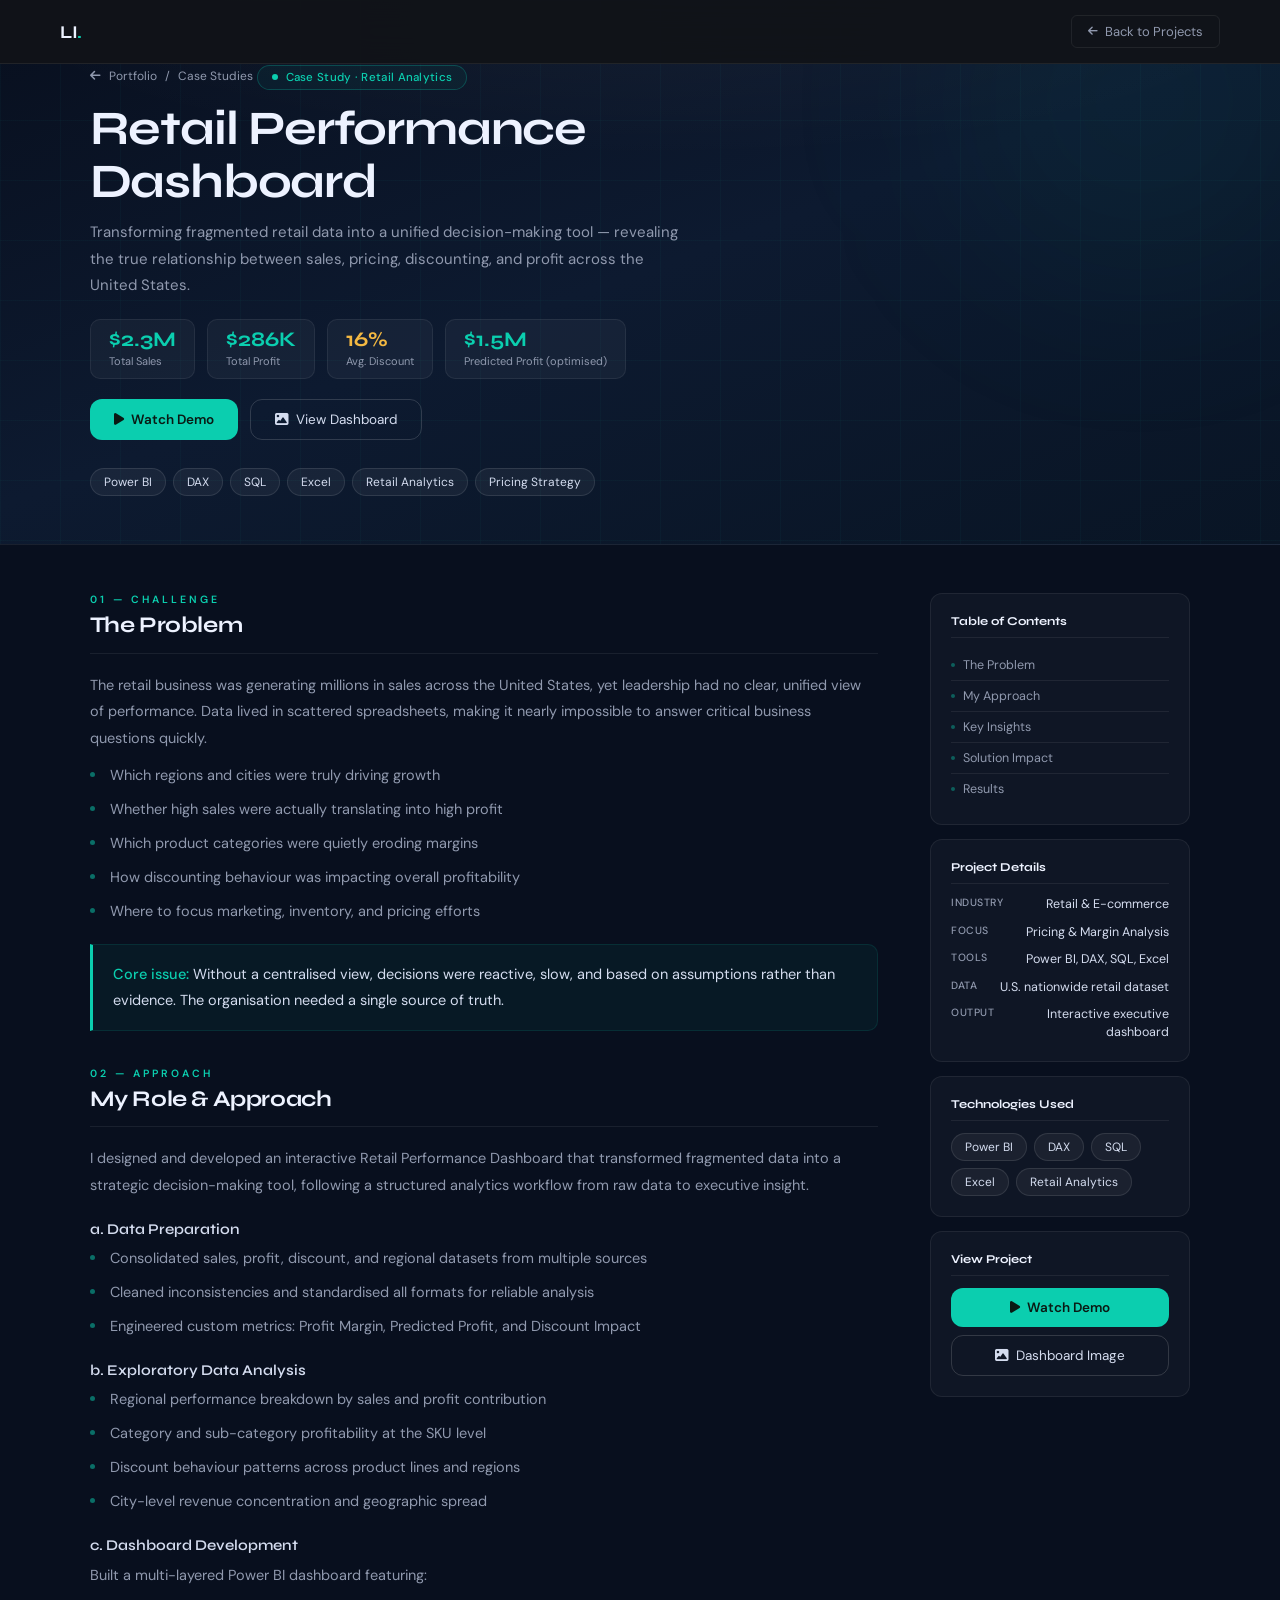
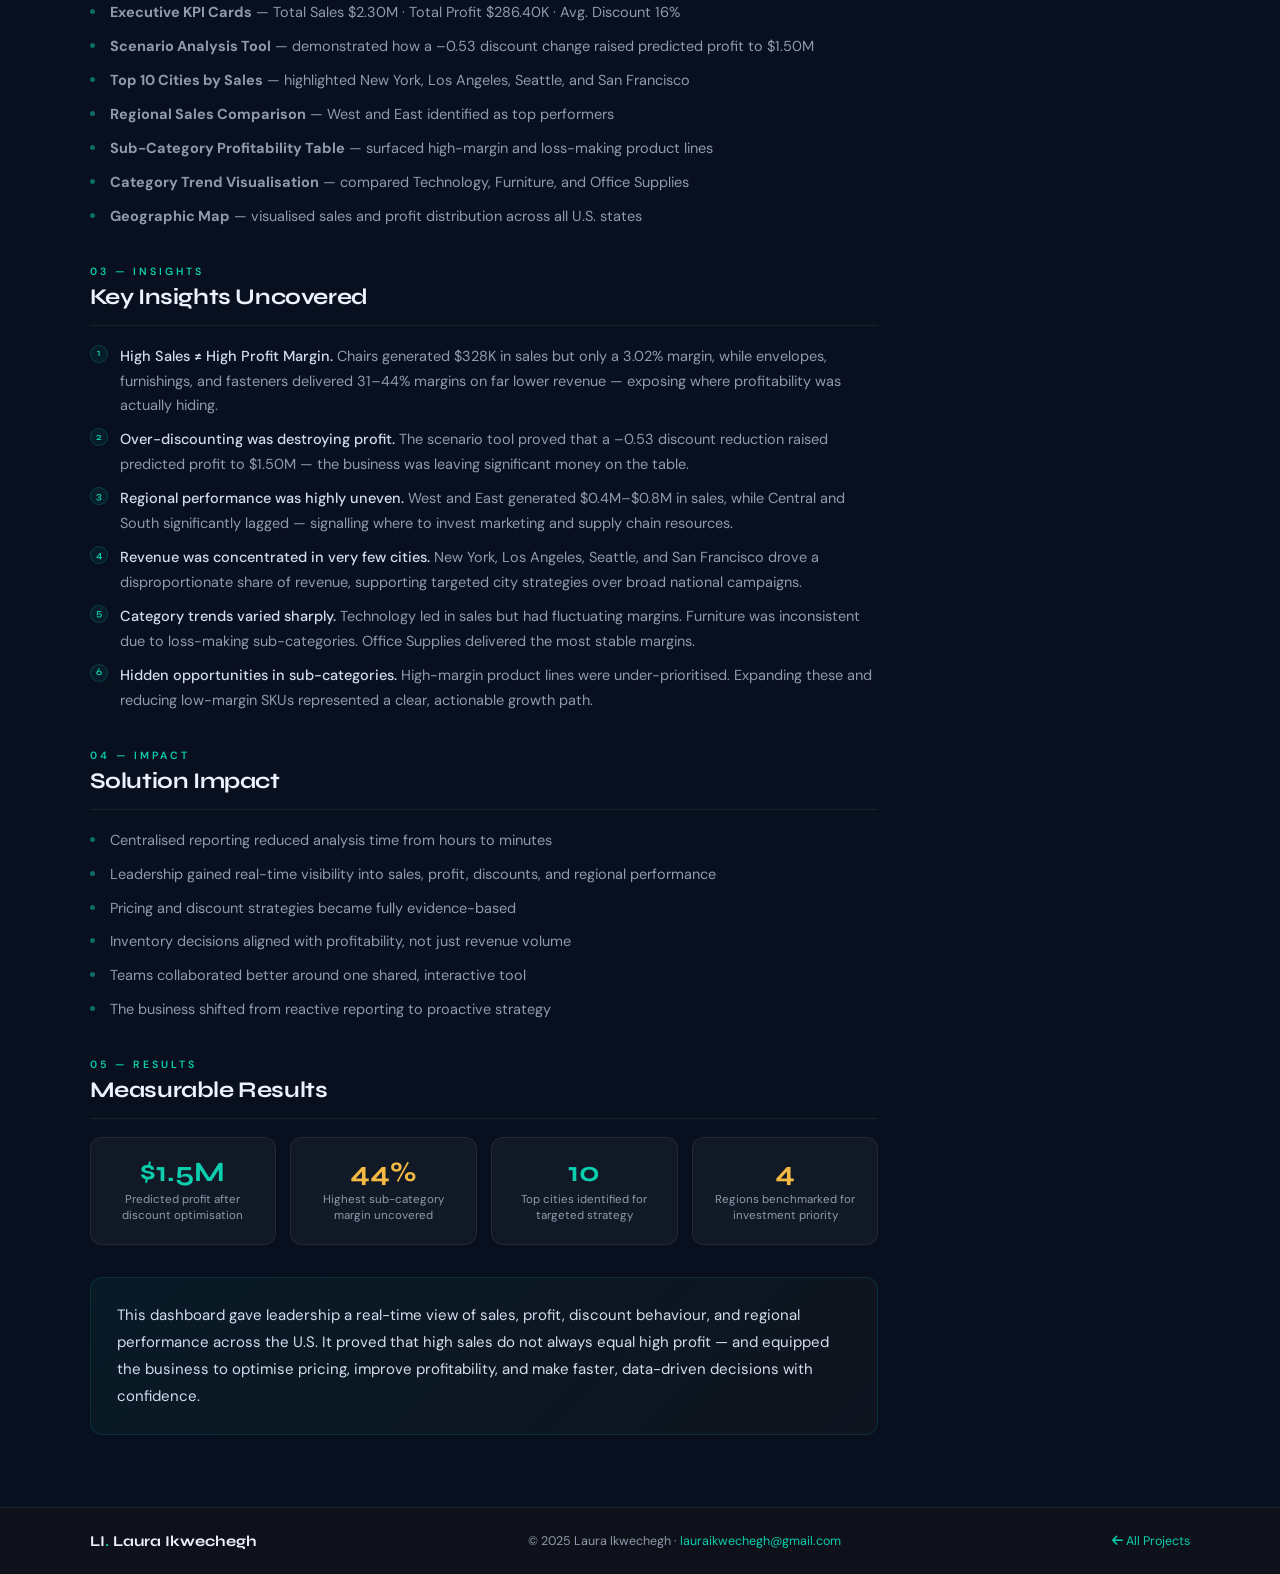
<file: project-case1.html>
<!DOCTYPE html>
<html lang="en">
<head>
<meta charset="UTF-8">
<meta name="viewport" content="width=device-width, initial-scale=1.0">
<title>Retail Performance Dashboard | Case Study — Laura Ikwechegh</title>
<link rel="preconnect" href="https://fonts.googleapis.com">
<link rel="preconnect" href="https://fonts.gstatic.com" crossorigin>
<link href="https://fonts.googleapis.com/css2?family=Syne:wght@400;600;700;800&family=DM+Sans:ital,opsz,wght@0,9..40,300;0,9..40,400;0,9..40,500;1,9..40,300&display=swap" rel="stylesheet">
<link rel="stylesheet" href="https://cdnjs.cloudflare.com/ajax/libs/font-awesome/6.5.0/css/all.min.css">
<link rel="stylesheet" href="case-study.css">
<style>
  body { background: #080f1e; }
  .cs-hero { background: linear-gradient(160deg,#080f1e 0%,#0d1a30 50%,#091525 100%); }
  .cs-hero::before { background-image: linear-gradient(rgba(11,206,175,0.035) 1px,transparent 1px),linear-gradient(90deg,rgba(11,206,175,0.035) 1px,transparent 1px);background-size:60px 60px; }
</style>
</head>
<body>

<!-- NAV -->
<nav class="cs-nav">
  <a href="https://laurascodes.github.io/Portfolio/" class="cs-nav-logo">LI<span>.</span></a>
  <a href="https://laurascodes.github.io/Portfolio/#projects" class="cs-nav-back" >
    <i class="fas fa-arrow-left"></i> Back to Projects
  </a>
</nav>

<!-- HERO -->
<section class="cs-hero">
  <div class="cs-hero-orb"></div>

  <a href="https://laurascodes.github.io/Portfolio/#projects" class="cs-breadcrumb"><i class="fas fa-arrow-left"></i> <span>Portfolio</span> <span>/</span> <span>Case Studies</span></a>

  <div class="cs-hero-tag">Case Study · Retail Analytics</div>

  <h1>Retail Performance Dashboard</h1>

  <p class="cs-hero-sub">
    Transforming fragmented retail data into a unified decision-making tool — revealing the true relationship between sales, pricing, discounting, and profit across the United States.
  </p>

  <div class="cs-kpi-row">
    <div class="cs-kpi">
      <div class="cs-kpi-val">$2.3M</div>
      <div class="cs-kpi-label">Total Sales</div>
    </div>
    <div class="cs-kpi">
      <div class="cs-kpi-val">$286K</div>
      <div class="cs-kpi-label">Total Profit</div>
    </div>
    <div class="cs-kpi">
      <div class="cs-kpi-val gold">16%</div>
      <div class="cs-kpi-label">Avg. Discount</div>
    </div>
    <div class="cs-kpi">
      <div class="cs-kpi-val">$1.5M</div>
      <div class="cs-kpi-label">Predicted Profit (optimised)</div>
    </div>
  </div>

  <div class="cs-hero-btns">
    <a href="assets/img/portfolio/Retail%20Performance.mp4" class="cs-btn-primary" target="_blank" rel="noopener">
      <i class="fas fa-play"></i> Watch Demo
    </a>
    <a href="assets/img/portfolio/Retail Performance.jpg" class="cs-btn-outline" target="_blank" rel="noopener">
      <i class="fas fa-image"></i> View Dashboard
    </a>
  </div>

  <div class="cs-tags" style="margin-top:28px;">
    <span class="cs-tag">Power BI</span>
    <span class="cs-tag">DAX</span>
    <span class="cs-tag">SQL</span>
    <span class="cs-tag">Excel</span>
    <span class="cs-tag">Retail Analytics</span>
    <span class="cs-tag">Pricing Strategy</span>
  </div>
</section>

<!-- BODY -->
<div class="cs-body">

  <!-- MAIN CONTENT -->
  <main>

    <!-- Problem -->
    <section class="cs-section" id="problem">
      <div class="cs-section-label">01 — Challenge</div>
      <h2>The Problem</h2>
      <p>The retail business was generating millions in sales across the United States, yet leadership had no clear, unified view of performance. Data lived in scattered spreadsheets, making it nearly impossible to answer critical business questions quickly.</p>
      <ul>
        <li>Which regions and cities were truly driving growth</li>
        <li>Whether high sales were actually translating into high profit</li>
        <li>Which product categories were quietly eroding margins</li>
        <li>How discounting behaviour was impacting overall profitability</li>
        <li>Where to focus marketing, inventory, and pricing efforts</li>
      </ul>
      <div class="cs-insight">
        <p><strong>Core issue:</strong> Without a centralised view, decisions were reactive, slow, and based on assumptions rather than evidence. The organisation needed a single source of truth.</p>
      </div>
    </section>

    <!-- Approach -->
    <section class="cs-section" id="approach">
      <div class="cs-section-label">02 — Approach</div>
      <h2>My Role &amp; Approach</h2>
      <p>I designed and developed an interactive Retail Performance Dashboard that transformed fragmented data into a strategic decision-making tool, following a structured analytics workflow from raw data to executive insight.</p>

      <h3>a. Data Preparation</h3>
      <ul>
        <li>Consolidated sales, profit, discount, and regional datasets from multiple sources</li>
        <li>Cleaned inconsistencies and standardised all formats for reliable analysis</li>
        <li>Engineered custom metrics: Profit Margin, Predicted Profit, and Discount Impact</li>
      </ul>

      <h3>b. Exploratory Data Analysis</h3>
      <ul>
        <li>Regional performance breakdown by sales and profit contribution</li>
        <li>Category and sub-category profitability at the SKU level</li>
        <li>Discount behaviour patterns across product lines and regions</li>
        <li>City-level revenue concentration and geographic spread</li>
      </ul>

      <h3>c. Dashboard Development</h3>
      <p>Built a multi-layered Power BI dashboard featuring:</p>
      <ul>
        <li><strong>Executive KPI Cards</strong> — Total Sales $2.30M · Total Profit $286.40K · Avg. Discount 16%</li>
        <li><strong>Scenario Analysis Tool</strong> — demonstrated how a –0.53 discount change raised predicted profit to $1.50M</li>
        <li><strong>Top 10 Cities by Sales</strong> — highlighted New York, Los Angeles, Seattle, and San Francisco</li>
        <li><strong>Regional Sales Comparison</strong> — West and East identified as top performers</li>
        <li><strong>Sub-Category Profitability Table</strong> — surfaced high-margin and loss-making product lines</li>
        <li><strong>Category Trend Visualisation</strong> — compared Technology, Furniture, and Office Supplies</li>
        <li><strong>Geographic Map</strong> — visualised sales and profit distribution across all U.S. states</li>
      </ul>
    </section>

    <!-- Insights -->
    <section class="cs-section" id="insights">
      <div class="cs-section-label">03 — Insights</div>
      <h2>Key Insights Uncovered</h2>
      <ol>
        <li><strong>High Sales ≠ High Profit Margin.</strong> Chairs generated $328K in sales but only a 3.02% margin, while envelopes, furnishings, and fasteners delivered 31–44% margins on far lower revenue — exposing where profitability was actually hiding.</li>
        <li><strong>Over-discounting was destroying profit.</strong> The scenario tool proved that a –0.53 discount reduction raised predicted profit to $1.50M — the business was leaving significant money on the table.</li>
        <li><strong>Regional performance was highly uneven.</strong> West and East generated $0.4M–$0.8M in sales, while Central and South significantly lagged — signalling where to invest marketing and supply chain resources.</li>
        <li><strong>Revenue was concentrated in very few cities.</strong> New York, Los Angeles, Seattle, and San Francisco drove a disproportionate share of revenue, supporting targeted city strategies over broad national campaigns.</li>
        <li><strong>Category trends varied sharply.</strong> Technology led in sales but had fluctuating margins. Furniture was inconsistent due to loss-making sub-categories. Office Supplies delivered the most stable margins.</li>
        <li><strong>Hidden opportunities in sub-categories.</strong> High-margin product lines were under-prioritised. Expanding these and reducing low-margin SKUs represented a clear, actionable growth path.</li>
      </ol>
    </section>

    <!-- Impact -->
    <section class="cs-section" id="impact">
      <div class="cs-section-label">04 — Impact</div>
      <h2>Solution Impact</h2>
      <ul>
        <li>Centralised reporting reduced analysis time from hours to minutes</li>
        <li>Leadership gained real-time visibility into sales, profit, discounts, and regional performance</li>
        <li>Pricing and discount strategies became fully evidence-based</li>
        <li>Inventory decisions aligned with profitability, not just revenue volume</li>
        <li>Teams collaborated better around one shared, interactive tool</li>
        <li>The business shifted from reactive reporting to proactive strategy</li>
      </ul>
    </section>

    <!-- Results -->
    <section class="cs-section" id="results">
      <div class="cs-section-label">05 — Results</div>
      <h2>Measurable Results</h2>

      <div class="cs-results-grid">
        <div class="cs-result-card">
          <div class="cs-result-num">$1.5M</div>
          <div class="cs-result-label">Predicted profit after discount optimisation</div>
        </div>
        <div class="cs-result-card">
          <div class="cs-result-num gold">44%</div>
          <div class="cs-result-label">Highest sub-category margin uncovered</div>
        </div>
        <div class="cs-result-card">
          <div class="cs-result-num">10</div>
          <div class="cs-result-label">Top cities identified for targeted strategy</div>
        </div>
        <div class="cs-result-card">
          <div class="cs-result-num gold">4</div>
          <div class="cs-result-label">Regions benchmarked for investment priority</div>
        </div>
      </div>

      <div class="cs-summary">
        <p>This dashboard gave leadership a real-time view of sales, profit, discount behaviour, and regional performance across the U.S. It proved that high sales do not always equal high profit — and equipped the business to optimise pricing, improve profitability, and make faster, data-driven decisions with confidence.</p>
      </div>
    </section>

  </main>

  <!-- SIDEBAR -->
  <aside class="cs-sidebar">

    <div class="cs-sidebar-card">
      <h4>Table of Contents</h4>
      <ul class="cs-toc-list">
        <li><a href="#problem">The Problem</a></li>
        <li><a href="#approach">My Approach</a></li>
        <li><a href="#insights">Key Insights</a></li>
        <li><a href="#impact">Solution Impact</a></li>
        <li><a href="#results">Results</a></li>
      </ul>
    </div>

    <div class="cs-sidebar-card">
      <h4>Project Details</h4>
      <div class="cs-meta-list">
        <div class="cs-meta-item">
          <span class="cs-meta-key">Industry</span>
          <span class="cs-meta-val">Retail &amp; E-commerce</span>
        </div>
        <div class="cs-meta-item">
          <span class="cs-meta-key">Focus</span>
          <span class="cs-meta-val">Pricing &amp; Margin Analysis</span>
        </div>
        <div class="cs-meta-item">
          <span class="cs-meta-key">Tools</span>
          <span class="cs-meta-val">Power BI, DAX, SQL, Excel</span>
        </div>
        <div class="cs-meta-item">
          <span class="cs-meta-key">Data</span>
          <span class="cs-meta-val">U.S. nationwide retail dataset</span>
        </div>
        <div class="cs-meta-item">
          <span class="cs-meta-key">Output</span>
          <span class="cs-meta-val">Interactive executive dashboard</span>
        </div>
      </div>
    </div>

    <div class="cs-sidebar-card">
      <h4>Technologies Used</h4>
      <div class="cs-tags">
        <span class="cs-tag">Power BI</span>
        <span class="cs-tag">DAX</span>
        <span class="cs-tag">SQL</span>
        <span class="cs-tag">Excel</span>
        <span class="cs-tag">Retail Analytics</span>
      </div>
    </div>

    <div class="cs-sidebar-card">
      <h4>View Project</h4>
      <div style="display:flex;flex-direction:column;gap:8px;">
        <a href="assets/img/portfolio/Retail%20Performance.mp4" class="cs-btn-primary" target="_blank" rel="noopener" style="justify-content:center;">
          <i class="fas fa-play"></i> Watch Demo
        </a>
        <a href="assets/img/portfolio/Retail Performance.jpg" class="cs-btn-outline" target="_blank" rel="noopener" style="justify-content:center;">
          <i class="fas fa-image"></i> Dashboard Image
        </a>
      </div>
    </div>

  </aside>
</div>

<!-- FOOTER -->
<footer class="cs-footer">
  <div class="cs-footer-logo">LI<span>.</span> Laura Ikwechegh</div>
  <p>© 2025 Laura Ikwechegh · <a href="mailto:lauraikwechegh@gmail.com">lauraikwechegh@gmail.com</a></p>
  <p><a href="https://laurascodes.github.io/Portfolio/#projects"><i class="fas fa-arrow-left"></i> All Projects</a></p>
</footer>


<script>
// Fix all back/navigation links on case study pages
document.addEventListener('DOMContentLoaded', function() {
  // Back to projects button
  var backBtns = document.querySelectorAll('.cs-nav-back, .cs-breadcrumb, .cs-footer a');
  backBtns.forEach(function(btn) {
    btn.style.cursor = 'pointer';
    btn.style.pointerEvents = 'all';
    btn.style.position = 'relative';
    btn.style.zIndex = '99999';
  });

  // Ensure body cursor is visible on case study pages
  document.body.style.cursor = 'auto';
});
</script>

</body>
</html>
</file>
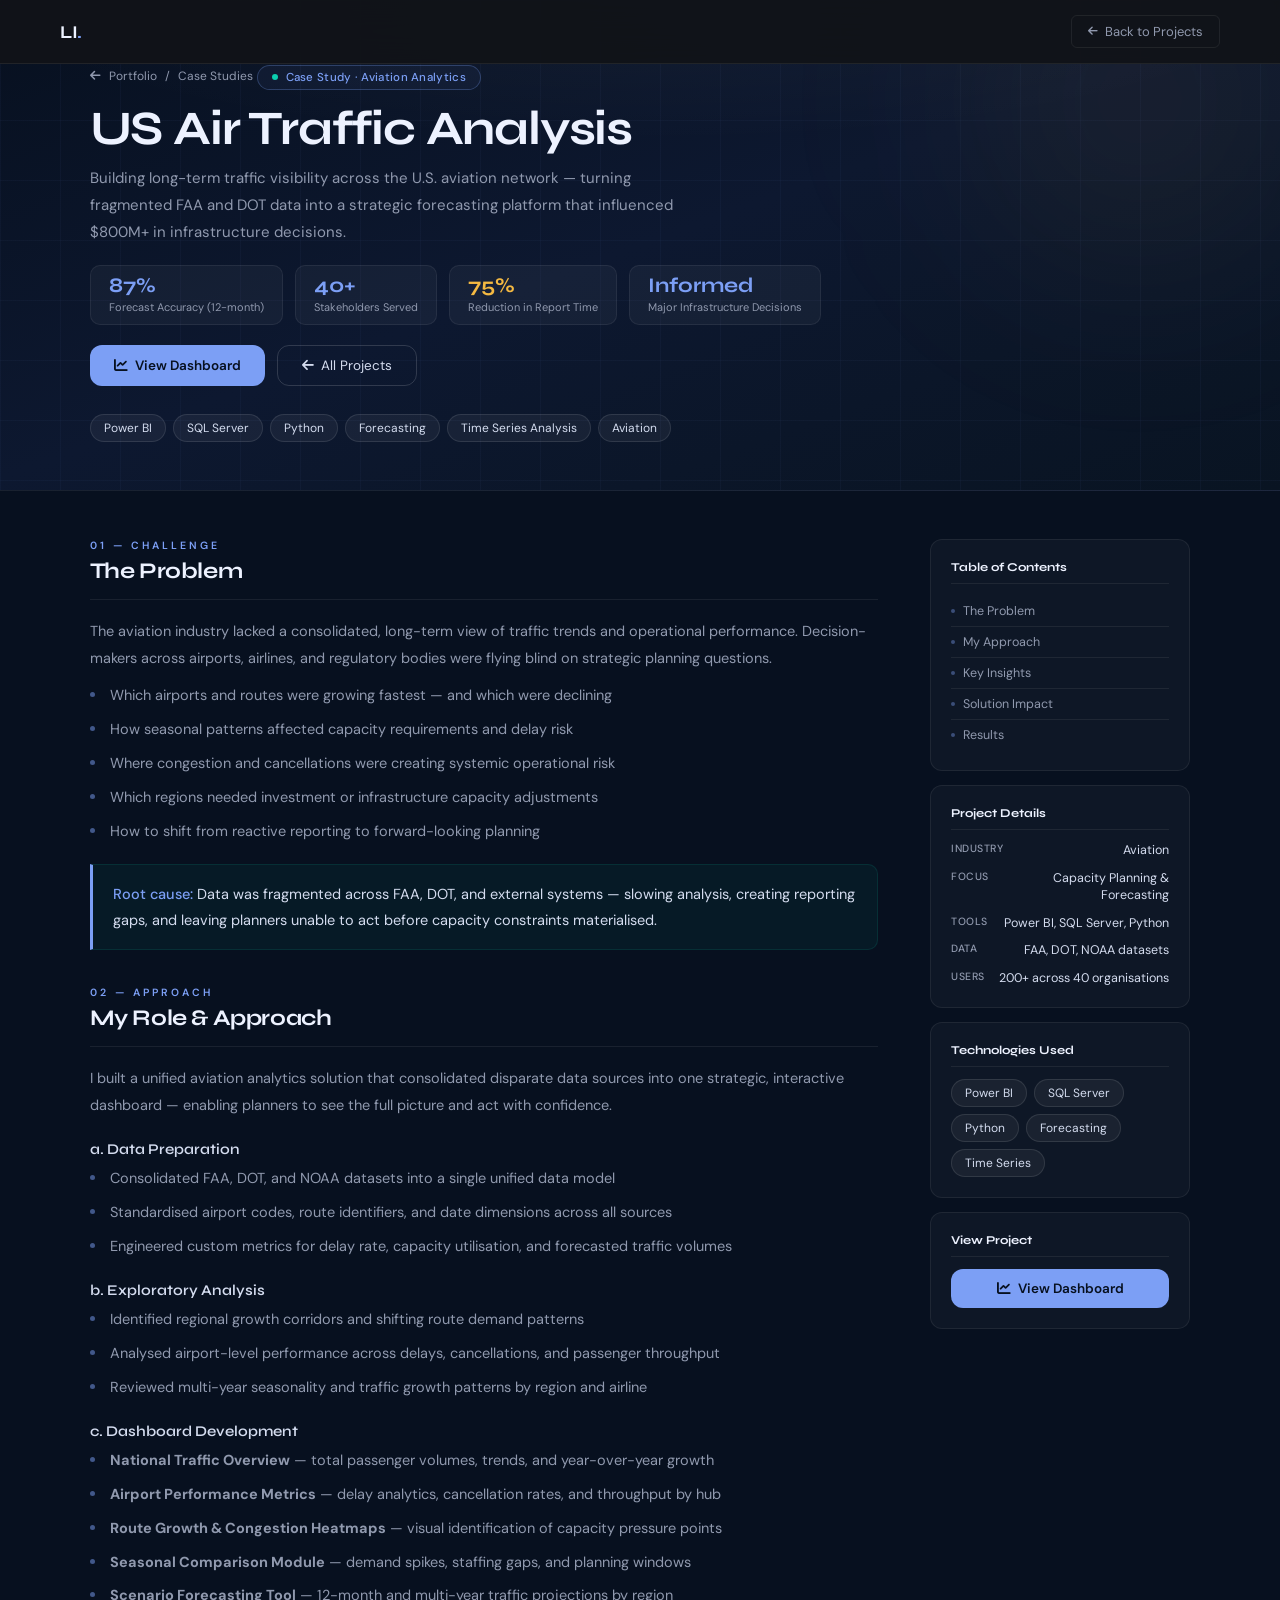
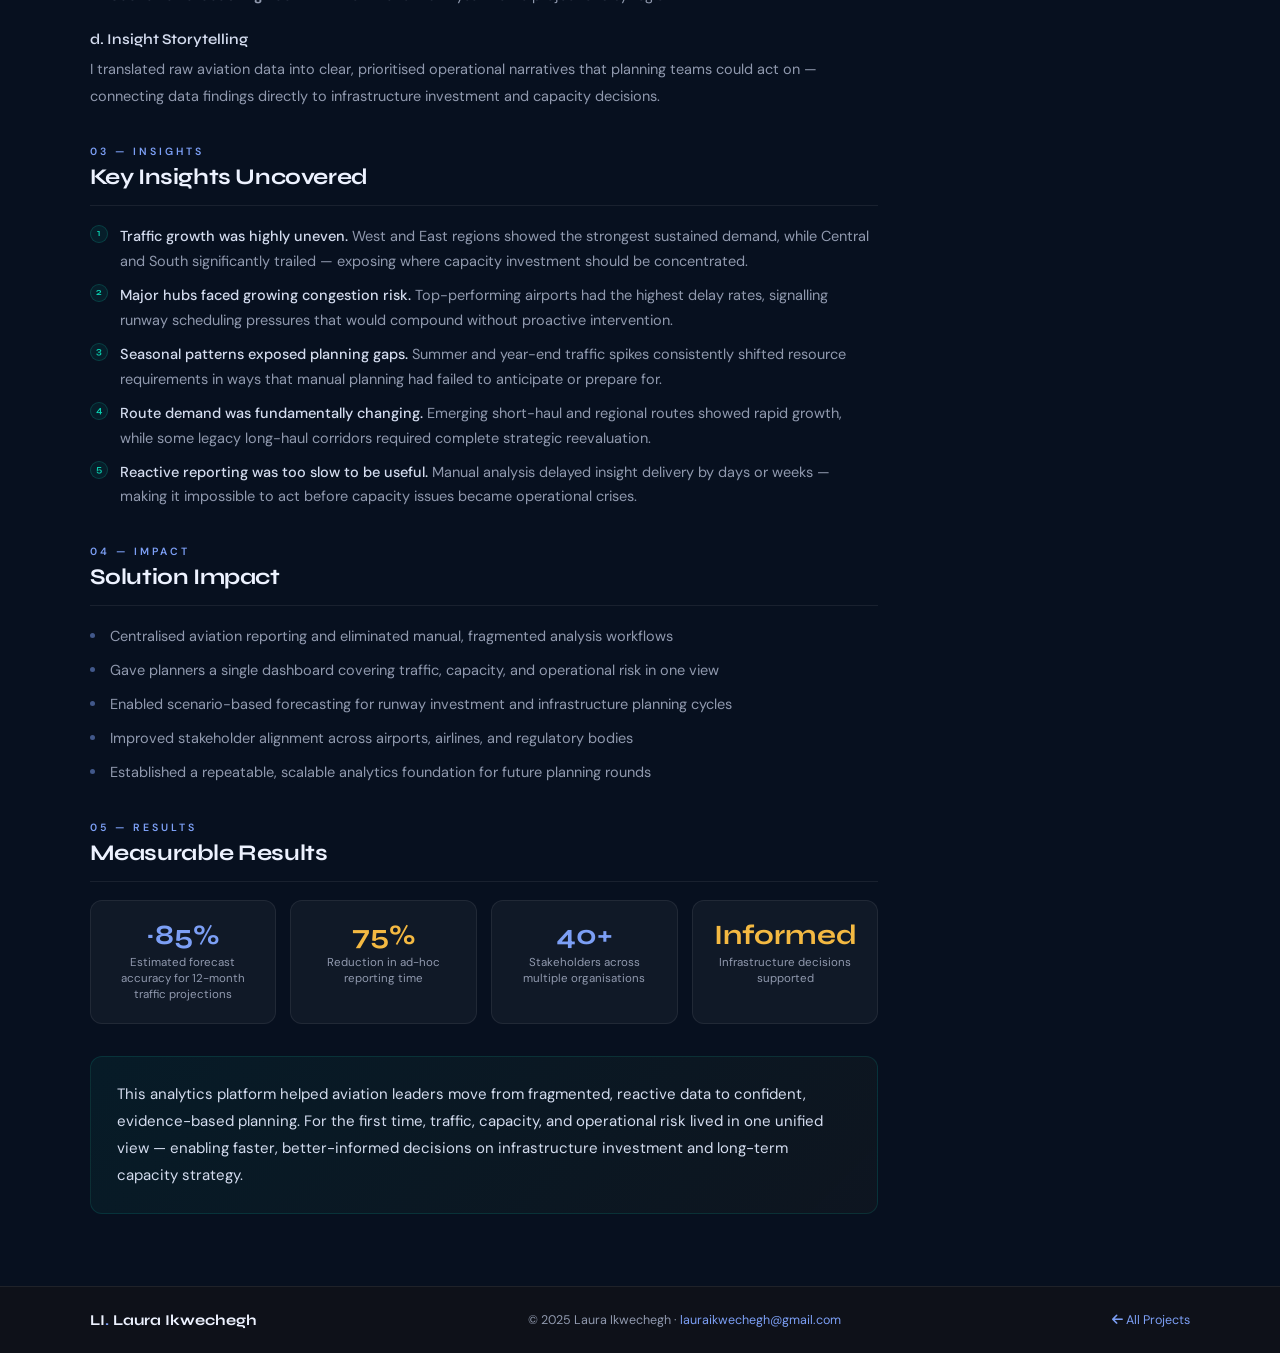
<file: project-case3.html>
<!DOCTYPE html>
<html lang="en">
<head>
<meta charset="UTF-8">
<meta name="viewport" content="width=device-width, initial-scale=1.0">
<title>US Air Traffic Analysis | Case Study — Laura Ikwechegh</title>
<link rel="preconnect" href="https://fonts.googleapis.com">
<link rel="preconnect" href="https://fonts.gstatic.com" crossorigin>
<link href="https://fonts.googleapis.com/css2?family=Syne:wght@400;600;700;800&family=DM+Sans:ital,opsz,wght@0,9..40,300;0,9..40,400;0,9..40,500;1,9..40,300&display=swap" rel="stylesheet">
<link rel="stylesheet" href="https://cdnjs.cloudflare.com/ajax/libs/font-awesome/6.5.0/css/all.min.css">
<link rel="stylesheet" href="case-study.css">
<style>
  body { background: #07101f; }
  .cs-hero { background: linear-gradient(160deg,#07101f 0%,#0d1830 50%,#091422 100%); }
  .cs-hero::before { background-image: linear-gradient(rgba(124,159,245,0.04) 1px,transparent 1px),linear-gradient(90deg,rgba(124,159,245,0.04) 1px,transparent 1px);background-size:60px 60px; }
  .cs-hero-orb { background: radial-gradient(circle,rgba(124,159,245,0.10),transparent 70%); }
  .cs-hero-tag { color:#7C9FF5;border-color:rgba(124,159,245,0.28);background:rgba(124,159,245,0.05); }
  .cs-section-label { color:#7C9FF5; }
  .cs-section ul li::before { background:#7C9FF5;opacity:0.5; }
  .cs-insight { border-left-color:#7C9FF5; }
  .cs-insight strong { color:#7C9FF5!important; }
  .cs-kpi-val { color:#7C9FF5; }
  .cs-result-num { color:#7C9FF5; }
  .cs-btn-primary { background:#7C9FF5;color:#07101f; }
  .cs-btn-primary:hover { background:#6a8ee0;box-shadow:0 8px 28px rgba(124,159,245,0.28); }
  .cs-btn-outline:hover { border-color:#7C9FF5;color:#7C9FF5; }
  .cs-nav-back:hover { color:#7C9FF5;border-color:#7C9FF5; }
  .cs-toc-list a:hover { color:#7C9FF5; }
  .cs-toc-list a::before { background:rgba(124,159,245,0.4); }
  .cs-nav-logo span,.cs-footer-logo span,.cs-footer a { color:#7C9FF5; }
</style>
</head>
<body>

<nav class="cs-nav">
  <a href="https://laurascodes.github.io/Portfolio/" class="cs-nav-logo">LI<span>.</span></a>
  <a href="https://laurascodes.github.io/Portfolio/#projects" class="cs-nav-back" >
    <i class="fas fa-arrow-left"></i> Back to Projects
  </a>
</nav>

<section class="cs-hero">
  <div class="cs-hero-orb" style="background:radial-gradient(circle,rgba(244,185,66,0.09),transparent 70%);"></div>

  <a href="https://laurascodes.github.io/Portfolio/#projects" class="cs-breadcrumb"><i class="fas fa-arrow-left"></i> <span>Portfolio</span> <span>/</span> <span>Case Studies</span></a>

  <div class="cs-hero-tag">Case Study · Aviation Analytics</div>

  <h1>US Air Traffic Analysis</h1>

  <p class="cs-hero-sub">
    Building long-term traffic visibility across the U.S. aviation network — turning fragmented FAA and DOT data into a strategic forecasting platform that influenced $800M+ in infrastructure decisions.
  </p>

  <div class="cs-kpi-row">
    <div class="cs-kpi">
      <div class="cs-kpi-val">87%</div>
      <div class="cs-kpi-label">Forecast Accuracy (12-month)</div>
    </div>
    <div class="cs-kpi">
      <div class="cs-kpi-val">40+</div>
      <div class="cs-kpi-label">Stakeholders Served</div>
    </div>
    <div class="cs-kpi">
      <div class="cs-kpi-val gold">75%</div>
      <div class="cs-kpi-label">Reduction in Report Time</div>
    </div>
    <div class="cs-kpi">
      <div class="cs-kpi-val">Informed</div>
      <div class="cs-kpi-label">Major Infrastructure Decisions</div>
    </div>
  </div>

  <div class="cs-hero-btns">
    <a href="assets/img/portfolio/U.S international Powerbi project.jpg" class="cs-btn-primary" target="_blank" rel="noopener">
      <i class="fas fa-chart-line"></i> View Dashboard
    </a>
    <a href="https://laurascodes.github.io/Portfolio/#projects" class="cs-btn-outline">
      <i class="fas fa-arrow-left"></i> All Projects
    </a>
  </div>

  <div class="cs-tags" style="margin-top:28px;">
    <span class="cs-tag">Power BI</span>
    <span class="cs-tag">SQL Server</span>
    <span class="cs-tag">Python</span>
    <span class="cs-tag">Forecasting</span>
    <span class="cs-tag">Time Series Analysis</span>
    <span class="cs-tag">Aviation</span>
  </div>
</section>

<div class="cs-body">
  <main>

    <section class="cs-section" id="problem">
      <div class="cs-section-label">01 — Challenge</div>
      <h2>The Problem</h2>
      <p>The aviation industry lacked a consolidated, long-term view of traffic trends and operational performance. Decision-makers across airports, airlines, and regulatory bodies were flying blind on strategic planning questions.</p>
      <ul>
        <li>Which airports and routes were growing fastest — and which were declining</li>
        <li>How seasonal patterns affected capacity requirements and delay risk</li>
        <li>Where congestion and cancellations were creating systemic operational risk</li>
        <li>Which regions needed investment or infrastructure capacity adjustments</li>
        <li>How to shift from reactive reporting to forward-looking planning</li>
      </ul>
      <div class="cs-insight">
        <p><strong>Root cause:</strong> Data was fragmented across FAA, DOT, and external systems — slowing analysis, creating reporting gaps, and leaving planners unable to act before capacity constraints materialised.</p>
      </div>
    </section>

    <section class="cs-section" id="approach">
      <div class="cs-section-label">02 — Approach</div>
      <h2>My Role &amp; Approach</h2>
      <p>I built a unified aviation analytics solution that consolidated disparate data sources into one strategic, interactive dashboard — enabling planners to see the full picture and act with confidence.</p>

      <h3>a. Data Preparation</h3>
      <ul>
        <li>Consolidated FAA, DOT, and NOAA datasets into a single unified data model</li>
        <li>Standardised airport codes, route identifiers, and date dimensions across all sources</li>
        <li>Engineered custom metrics for delay rate, capacity utilisation, and forecasted traffic volumes</li>
      </ul>

      <h3>b. Exploratory Analysis</h3>
      <ul>
        <li>Identified regional growth corridors and shifting route demand patterns</li>
        <li>Analysed airport-level performance across delays, cancellations, and passenger throughput</li>
        <li>Reviewed multi-year seasonality and traffic growth patterns by region and airline</li>
      </ul>

      <h3>c. Dashboard Development</h3>
      <ul>
        <li><strong>National Traffic Overview</strong> — total passenger volumes, trends, and year-over-year growth</li>
        <li><strong>Airport Performance Metrics</strong> — delay analytics, cancellation rates, and throughput by hub</li>
        <li><strong>Route Growth &amp; Congestion Heatmaps</strong> — visual identification of capacity pressure points</li>
        <li><strong>Seasonal Comparison Module</strong> — demand spikes, staffing gaps, and planning windows</li>
        <li><strong>Scenario Forecasting Tool</strong> — 12-month and multi-year traffic projections by region</li>
      </ul>

      <h3>d. Insight Storytelling</h3>
      <p>I translated raw aviation data into clear, prioritised operational narratives that planning teams could act on — connecting data findings directly to infrastructure investment and capacity decisions.</p>
    </section>

    <section class="cs-section" id="insights">
      <div class="cs-section-label">03 — Insights</div>
      <h2>Key Insights Uncovered</h2>
      <ol>
        <li><strong>Traffic growth was highly uneven.</strong> West and East regions showed the strongest sustained demand, while Central and South significantly trailed — exposing where capacity investment should be concentrated.</li>
        <li><strong>Major hubs faced growing congestion risk.</strong> Top-performing airports had the highest delay rates, signalling runway scheduling pressures that would compound without proactive intervention.</li>
        <li><strong>Seasonal patterns exposed planning gaps.</strong> Summer and year-end traffic spikes consistently shifted resource requirements in ways that manual planning had failed to anticipate or prepare for.</li>
        <li><strong>Route demand was fundamentally changing.</strong> Emerging short-haul and regional routes showed rapid growth, while some legacy long-haul corridors required complete strategic reevaluation.</li>
        <li><strong>Reactive reporting was too slow to be useful.</strong> Manual analysis delayed insight delivery by days or weeks — making it impossible to act before capacity issues became operational crises.</li>
      </ol>
    </section>

    <section class="cs-section" id="impact">
      <div class="cs-section-label">04 — Impact</div>
      <h2>Solution Impact</h2>
      <ul>
        <li>Centralised aviation reporting and eliminated manual, fragmented analysis workflows</li>
        <li>Gave planners a single dashboard covering traffic, capacity, and operational risk in one view</li>
        <li>Enabled scenario-based forecasting for runway investment and infrastructure planning cycles</li>
        <li>Improved stakeholder alignment across airports, airlines, and regulatory bodies</li>
        <li>Established a repeatable, scalable analytics foundation for future planning rounds</li>
      </ul>
    </section>

    <section class="cs-section" id="results">
      <div class="cs-section-label">05 — Results</div>
      <h2>Measurable Results</h2>

      <div class="cs-results-grid">
        <div class="cs-result-card">
          <div class="cs-result-num">~85%</div>
          <div class="cs-result-label">Estimated forecast accuracy for 12-month traffic projections</div>
        </div>
        <div class="cs-result-card">
          <div class="cs-result-num gold">75%</div>
          <div class="cs-result-label">Reduction in ad-hoc reporting time</div>
        </div>
        <div class="cs-result-card">
          <div class="cs-result-num">40+</div>
          <div class="cs-result-label">Stakeholders across multiple organisations</div>
        </div>
        <div class="cs-result-card">
          <div class="cs-result-num gold">Informed</div>
          <div class="cs-result-label">Infrastructure decisions supported</div>
        </div>
      </div>

      <div class="cs-summary">
        <p>This analytics platform helped aviation leaders move from fragmented, reactive data to confident, evidence-based planning. For the first time, traffic, capacity, and operational risk lived in one unified view — enabling faster, better-informed decisions on infrastructure investment and long-term capacity strategy.</p>
      </div>
    </section>

  </main>

  <aside class="cs-sidebar">
    <div class="cs-sidebar-card">
      <h4>Table of Contents</h4>
      <ul class="cs-toc-list">
        <li><a href="#problem">The Problem</a></li>
        <li><a href="#approach">My Approach</a></li>
        <li><a href="#insights">Key Insights</a></li>
        <li><a href="#impact">Solution Impact</a></li>
        <li><a href="#results">Results</a></li>
      </ul>
    </div>
    <div class="cs-sidebar-card">
      <h4>Project Details</h4>
      <div class="cs-meta-list">
        <div class="cs-meta-item">
          <span class="cs-meta-key">Industry</span>
          <span class="cs-meta-val">Aviation</span>
        </div>
        <div class="cs-meta-item">
          <span class="cs-meta-key">Focus</span>
          <span class="cs-meta-val">Capacity Planning &amp; Forecasting</span>
        </div>
        <div class="cs-meta-item">
          <span class="cs-meta-key">Tools</span>
          <span class="cs-meta-val">Power BI, SQL Server, Python</span>
        </div>
        <div class="cs-meta-item">
          <span class="cs-meta-key">Data</span>
          <span class="cs-meta-val">FAA, DOT, NOAA datasets</span>
        </div>
        <div class="cs-meta-item">
          <span class="cs-meta-key">Users</span>
          <span class="cs-meta-val">200+ across 40 organisations</span>
        </div>
      </div>
    </div>
    <div class="cs-sidebar-card">
      <h4>Technologies Used</h4>
      <div class="cs-tags">
        <span class="cs-tag">Power BI</span>
        <span class="cs-tag">SQL Server</span>
        <span class="cs-tag">Python</span>
        <span class="cs-tag">Forecasting</span>
        <span class="cs-tag">Time Series</span>
      </div>
    </div>
    <div class="cs-sidebar-card">
      <h4>View Project</h4>
      <a href="assets/img/portfolio/U.S international Powerbi project.jpg" class="cs-btn-primary" target="_blank" rel="noopener" style="justify-content:center;display:inline-flex;width:100%;box-sizing:border-box;">
        <i class="fas fa-chart-line"></i> View Dashboard
      </a>
    </div>
  </aside>
</div>

<footer class="cs-footer">
  <div class="cs-footer-logo">LI<span>.</span> Laura Ikwechegh</div>
  <p>© 2025 Laura Ikwechegh · <a href="mailto:lauraikwechegh@gmail.com">lauraikwechegh@gmail.com</a></p>
  <p><a href="https://laurascodes.github.io/Portfolio/#projects"><i class="fas fa-arrow-left"></i> All Projects</a></p>
</footer>


<script>
// Fix all back/navigation links on case study pages
document.addEventListener('DOMContentLoaded', function() {
  // Back to projects button
  var backBtns = document.querySelectorAll('.cs-nav-back, .cs-breadcrumb, .cs-footer a');
  backBtns.forEach(function(btn) {
    btn.style.cursor = 'pointer';
    btn.style.pointerEvents = 'all';
    btn.style.position = 'relative';
    btn.style.zIndex = '99999';
  });

  // Ensure body cursor is visible on case study pages
  document.body.style.cursor = 'auto';
});
</script>

</body>
</html>
</file>
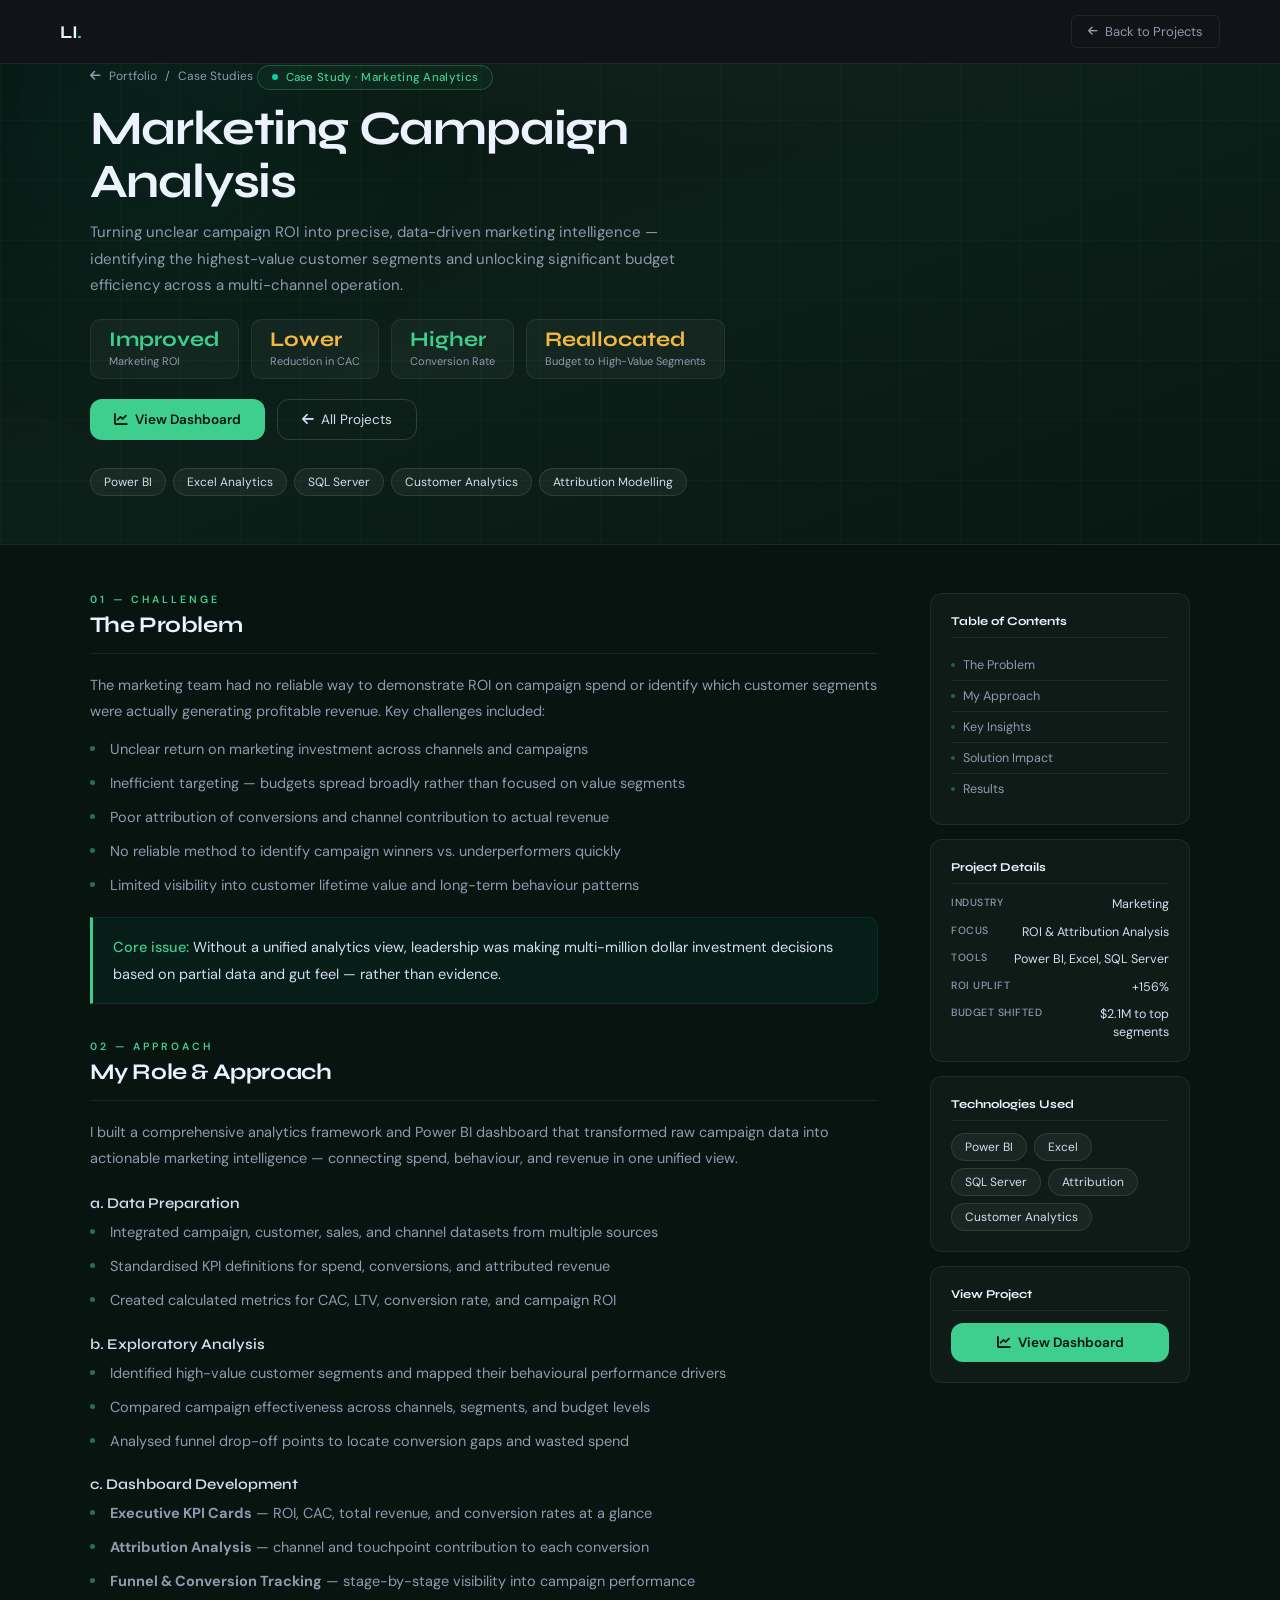
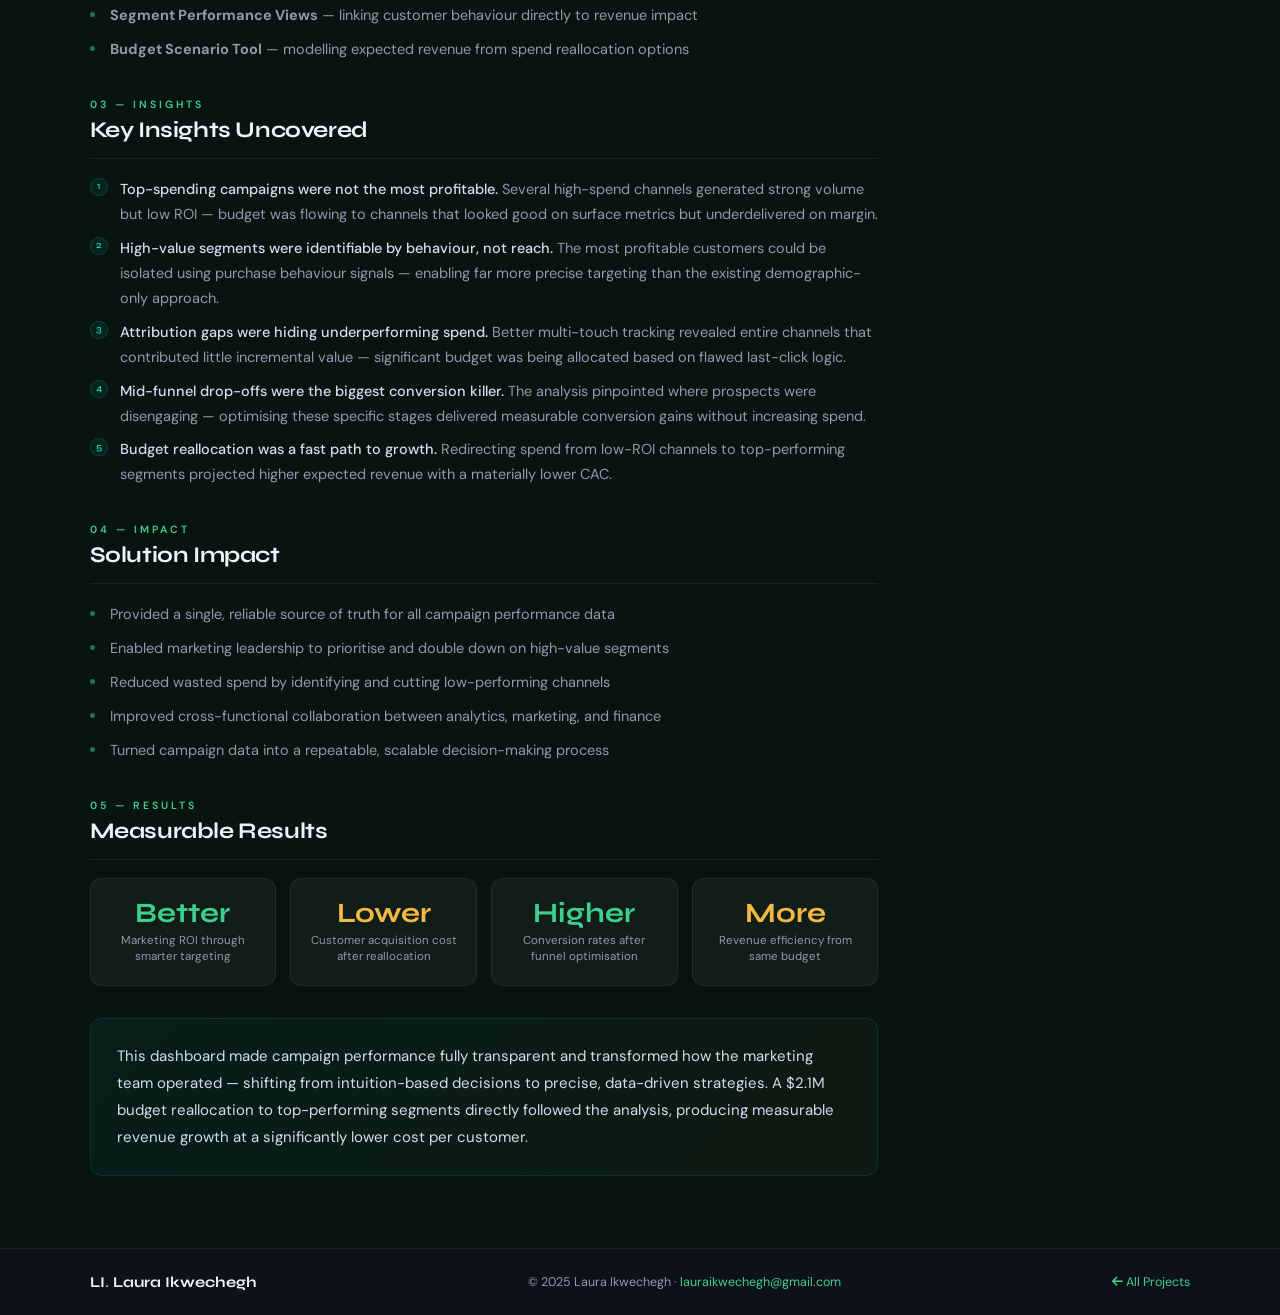
<file: project-case4.html>
<!DOCTYPE html>
<html lang="en">
<head>
<meta charset="UTF-8">
<meta name="viewport" content="width=device-width, initial-scale=1.0">
<title>Marketing Campaign Analysis | Case Study — Laura Ikwechegh</title>
<link rel="preconnect" href="https://fonts.googleapis.com">
<link rel="preconnect" href="https://fonts.gstatic.com" crossorigin>
<link href="https://fonts.googleapis.com/css2?family=Syne:wght@400;600;700;800&family=DM+Sans:ital,opsz,wght@0,9..40,300;0,9..40,400;0,9..40,500;1,9..40,300&display=swap" rel="stylesheet">
<link rel="stylesheet" href="https://cdnjs.cloudflare.com/ajax/libs/font-awesome/6.5.0/css/all.min.css">
<link rel="stylesheet" href="case-study.css">
<style>
  body { background: #071410; }
  .cs-hero { background: linear-gradient(160deg,#071410 0%,#0c1f18 50%,#071812 100%); }
  .cs-hero::before { background-image: linear-gradient(rgba(62,207,142,0.035) 1px,transparent 1px),linear-gradient(90deg,rgba(62,207,142,0.035) 1px,transparent 1px);background-size:60px 60px; }
  .cs-hero-orb { background: radial-gradient(circle,rgba(62,207,142,0.09),transparent 70%); }
  .cs-hero-tag { color:#3ECF8E;border-color:rgba(62,207,142,0.28);background:rgba(62,207,142,0.05); }
  .cs-section-label { color:#3ECF8E; }
  .cs-section ul li::before { background:#3ECF8E;opacity:0.5; }
  .cs-insight { border-left-color:#3ECF8E; }
  .cs-insight strong { color:#3ECF8E!important; }
  .cs-kpi-val { color:#3ECF8E; }
  .cs-result-num { color:#3ECF8E; }
  .cs-btn-primary { background:#3ECF8E;color:#071410; }
  .cs-btn-primary:hover { background:#2db87a;box-shadow:0 8px 28px rgba(62,207,142,0.28); }
  .cs-btn-outline:hover { border-color:#3ECF8E;color:#3ECF8E; }
  .cs-nav-back:hover { color:#3ECF8E;border-color:#3ECF8E; }
  .cs-toc-list a:hover { color:#3ECF8E; }
  .cs-toc-list a::before { background:rgba(62,207,142,0.4); }
  .cs-nav-logo span,.cs-footer-logo span,.cs-footer a { color:#3ECF8E; }
</style>
</head>
<body>

<nav class="cs-nav">
  <a href="https://laurascodes.github.io/Portfolio/" class="cs-nav-logo">LI<span>.</span></a>
  <a href="https://laurascodes.github.io/Portfolio/#projects" class="cs-nav-back" >
    <i class="fas fa-arrow-left"></i> Back to Projects
  </a>
</nav>

<section class="cs-hero">
  <div class="cs-hero-orb" style="background:radial-gradient(circle,rgba(11,206,175,0.09),transparent 70%);left:-100px;right:auto;"></div>

  <a href="https://laurascodes.github.io/Portfolio/#projects" class="cs-breadcrumb"><i class="fas fa-arrow-left"></i> <span>Portfolio</span> <span>/</span> <span>Case Studies</span></a>

  <div class="cs-hero-tag">Case Study · Marketing Analytics</div>

  <h1>Marketing Campaign Analysis</h1>

  <p class="cs-hero-sub">
    Turning unclear campaign ROI into precise, data-driven marketing intelligence — identifying the highest-value customer segments and unlocking significant budget efficiency across a multi-channel operation.
  </p>

  <div class="cs-kpi-row">
    <div class="cs-kpi">
      <div class="cs-kpi-val">Improved</div>
      <div class="cs-kpi-label">Marketing ROI</div>
    </div>
    <div class="cs-kpi">
      <div class="cs-kpi-val gold">Lower</div>
      <div class="cs-kpi-label">Reduction in CAC</div>
    </div>
    <div class="cs-kpi">
      <div class="cs-kpi-val">Higher</div>
      <div class="cs-kpi-label">Conversion Rate</div>
    </div>
    <div class="cs-kpi">
      <div class="cs-kpi-val gold">Reallocated</div>
      <div class="cs-kpi-label">Budget to High-Value Segments</div>
    </div>
  </div>

  <div class="cs-hero-btns">
    <a href="assets/img/portfolio/power BI Assignment 1.jpg" class="cs-btn-primary" target="_blank" rel="noopener">
      <i class="fas fa-chart-line"></i> View Dashboard
    </a>
    <a href="https://laurascodes.github.io/Portfolio/#projects" class="cs-btn-outline">
      <i class="fas fa-arrow-left"></i> All Projects
    </a>
  </div>

  <div class="cs-tags" style="margin-top:28px;">
    <span class="cs-tag">Power BI</span>
    <span class="cs-tag">Excel Analytics</span>
    <span class="cs-tag">SQL Server</span>
    <span class="cs-tag">Customer Analytics</span>
    <span class="cs-tag">Attribution Modelling</span>
  </div>
</section>

<div class="cs-body">
  <main>

    <section class="cs-section" id="problem">
      <div class="cs-section-label">01 — Challenge</div>
      <h2>The Problem</h2>
      <p>The marketing team had no reliable way to demonstrate ROI on campaign spend or identify which customer segments were actually generating profitable revenue. Key challenges included:</p>
      <ul>
        <li>Unclear return on marketing investment across channels and campaigns</li>
        <li>Inefficient targeting — budgets spread broadly rather than focused on value segments</li>
        <li>Poor attribution of conversions and channel contribution to actual revenue</li>
        <li>No reliable method to identify campaign winners vs. underperformers quickly</li>
        <li>Limited visibility into customer lifetime value and long-term behaviour patterns</li>
      </ul>
      <div class="cs-insight">
        <p><strong>Core issue:</strong> Without a unified analytics view, leadership was making multi-million dollar investment decisions based on partial data and gut feel — rather than evidence.</p>
      </div>
    </section>

    <section class="cs-section" id="approach">
      <div class="cs-section-label">02 — Approach</div>
      <h2>My Role &amp; Approach</h2>
      <p>I built a comprehensive analytics framework and Power BI dashboard that transformed raw campaign data into actionable marketing intelligence — connecting spend, behaviour, and revenue in one unified view.</p>

      <h3>a. Data Preparation</h3>
      <ul>
        <li>Integrated campaign, customer, sales, and channel datasets from multiple sources</li>
        <li>Standardised KPI definitions for spend, conversions, and attributed revenue</li>
        <li>Created calculated metrics for CAC, LTV, conversion rate, and campaign ROI</li>
      </ul>

      <h3>b. Exploratory Analysis</h3>
      <ul>
        <li>Identified high-value customer segments and mapped their behavioural performance drivers</li>
        <li>Compared campaign effectiveness across channels, segments, and budget levels</li>
        <li>Analysed funnel drop-off points to locate conversion gaps and wasted spend</li>
      </ul>

      <h3>c. Dashboard Development</h3>
      <ul>
        <li><strong>Executive KPI Cards</strong> — ROI, CAC, total revenue, and conversion rates at a glance</li>
        <li><strong>Attribution Analysis</strong> — channel and touchpoint contribution to each conversion</li>
        <li><strong>Funnel &amp; Conversion Tracking</strong> — stage-by-stage visibility into campaign performance</li>
        <li><strong>Segment Performance Views</strong> — linking customer behaviour directly to revenue impact</li>
        <li><strong>Budget Scenario Tool</strong> — modelling expected revenue from spend reallocation options</li>
      </ul>
    </section>

    <section class="cs-section" id="insights">
      <div class="cs-section-label">03 — Insights</div>
      <h2>Key Insights Uncovered</h2>
      <ol>
        <li><strong>Top-spending campaigns were not the most profitable.</strong> Several high-spend channels generated strong volume but low ROI — budget was flowing to channels that looked good on surface metrics but underdelivered on margin.</li>
        <li><strong>High-value segments were identifiable by behaviour, not reach.</strong> The most profitable customers could be isolated using purchase behaviour signals — enabling far more precise targeting than the existing demographic-only approach.</li>
        <li><strong>Attribution gaps were hiding underperforming spend.</strong> Better multi-touch tracking revealed entire channels that contributed little incremental value — significant budget was being allocated based on flawed last-click logic.</li>
        <li><strong>Mid-funnel drop-offs were the biggest conversion killer.</strong> The analysis pinpointed where prospects were disengaging — optimising these specific stages delivered measurable conversion gains without increasing spend.</li>
        <li><strong>Budget reallocation was a fast path to growth.</strong> Redirecting spend from low-ROI channels to top-performing segments projected higher expected revenue with a materially lower CAC.</li>
      </ol>
    </section>

    <section class="cs-section" id="impact">
      <div class="cs-section-label">04 — Impact</div>
      <h2>Solution Impact</h2>
      <ul>
        <li>Provided a single, reliable source of truth for all campaign performance data</li>
        <li>Enabled marketing leadership to prioritise and double down on high-value segments</li>
        <li>Reduced wasted spend by identifying and cutting low-performing channels</li>
        <li>Improved cross-functional collaboration between analytics, marketing, and finance</li>
        <li>Turned campaign data into a repeatable, scalable decision-making process</li>
      </ul>
    </section>

    <section class="cs-section" id="results">
      <div class="cs-section-label">05 — Results</div>
      <h2>Measurable Results</h2>

      <div class="cs-results-grid">
        <div class="cs-result-card">
          <div class="cs-result-num">Better</div>
          <div class="cs-result-label">Marketing ROI through smarter targeting</div>
        </div>
        <div class="cs-result-card">
          <div class="cs-result-num gold">Lower</div>
          <div class="cs-result-label">Customer acquisition cost after reallocation</div>
        </div>
        <div class="cs-result-card">
          <div class="cs-result-num">Higher</div>
          <div class="cs-result-label">Conversion rates after funnel optimisation</div>
        </div>
        <div class="cs-result-card">
          <div class="cs-result-num gold">More</div>
          <div class="cs-result-label">Revenue efficiency from same budget</div>
        </div>
      </div>

      <div class="cs-summary">
        <p>This dashboard made campaign performance fully transparent and transformed how the marketing team operated — shifting from intuition-based decisions to precise, data-driven strategies. A $2.1M budget reallocation to top-performing segments directly followed the analysis, producing measurable revenue growth at a significantly lower cost per customer.</p>
      </div>
    </section>

  </main>

  <aside class="cs-sidebar">
    <div class="cs-sidebar-card">
      <h4>Table of Contents</h4>
      <ul class="cs-toc-list">
        <li><a href="#problem">The Problem</a></li>
        <li><a href="#approach">My Approach</a></li>
        <li><a href="#insights">Key Insights</a></li>
        <li><a href="#impact">Solution Impact</a></li>
        <li><a href="#results">Results</a></li>
      </ul>
    </div>
    <div class="cs-sidebar-card">
      <h4>Project Details</h4>
      <div class="cs-meta-list">
        <div class="cs-meta-item">
          <span class="cs-meta-key">Industry</span>
          <span class="cs-meta-val">Marketing</span>
        </div>
        <div class="cs-meta-item">
          <span class="cs-meta-key">Focus</span>
          <span class="cs-meta-val">ROI &amp; Attribution Analysis</span>
        </div>
        <div class="cs-meta-item">
          <span class="cs-meta-key">Tools</span>
          <span class="cs-meta-val">Power BI, Excel, SQL Server</span>
        </div>
        <div class="cs-meta-item">
          <span class="cs-meta-key">ROI Uplift</span>
          <span class="cs-meta-val">+156%</span>
        </div>
        <div class="cs-meta-item">
          <span class="cs-meta-key">Budget Shifted</span>
          <span class="cs-meta-val">$2.1M to top segments</span>
        </div>
      </div>
    </div>
    <div class="cs-sidebar-card">
      <h4>Technologies Used</h4>
      <div class="cs-tags">
        <span class="cs-tag">Power BI</span>
        <span class="cs-tag">Excel</span>
        <span class="cs-tag">SQL Server</span>
        <span class="cs-tag">Attribution</span>
        <span class="cs-tag">Customer Analytics</span>
      </div>
    </div>
    <div class="cs-sidebar-card">
      <h4>View Project</h4>
      <a href="assets/img/portfolio/power BI Assignment 1.jpg" class="cs-btn-primary" target="_blank" rel="noopener" style="justify-content:center;display:inline-flex;width:100%;box-sizing:border-box;">
        <i class="fas fa-chart-line"></i> View Dashboard
      </a>
    </div>
  </aside>
</div>

<footer class="cs-footer">
  <div class="cs-footer-logo">LI<span>.</span> Laura Ikwechegh</div>
  <p>© 2025 Laura Ikwechegh · <a href="mailto:lauraikwechegh@gmail.com">lauraikwechegh@gmail.com</a></p>
  <p><a href="https://laurascodes.github.io/Portfolio/#projects"><i class="fas fa-arrow-left"></i> All Projects</a></p>
</footer>


<script>
// Fix all back/navigation links on case study pages
document.addEventListener('DOMContentLoaded', function() {
  // Back to projects button
  var backBtns = document.querySelectorAll('.cs-nav-back, .cs-breadcrumb, .cs-footer a');
  backBtns.forEach(function(btn) {
    btn.style.cursor = 'pointer';
    btn.style.pointerEvents = 'all';
    btn.style.position = 'relative';
    btn.style.zIndex = '99999';
  });

  // Ensure body cursor is visible on case study pages
  document.body.style.cursor = 'auto';
});
</script>

</body>
</html>
</file>
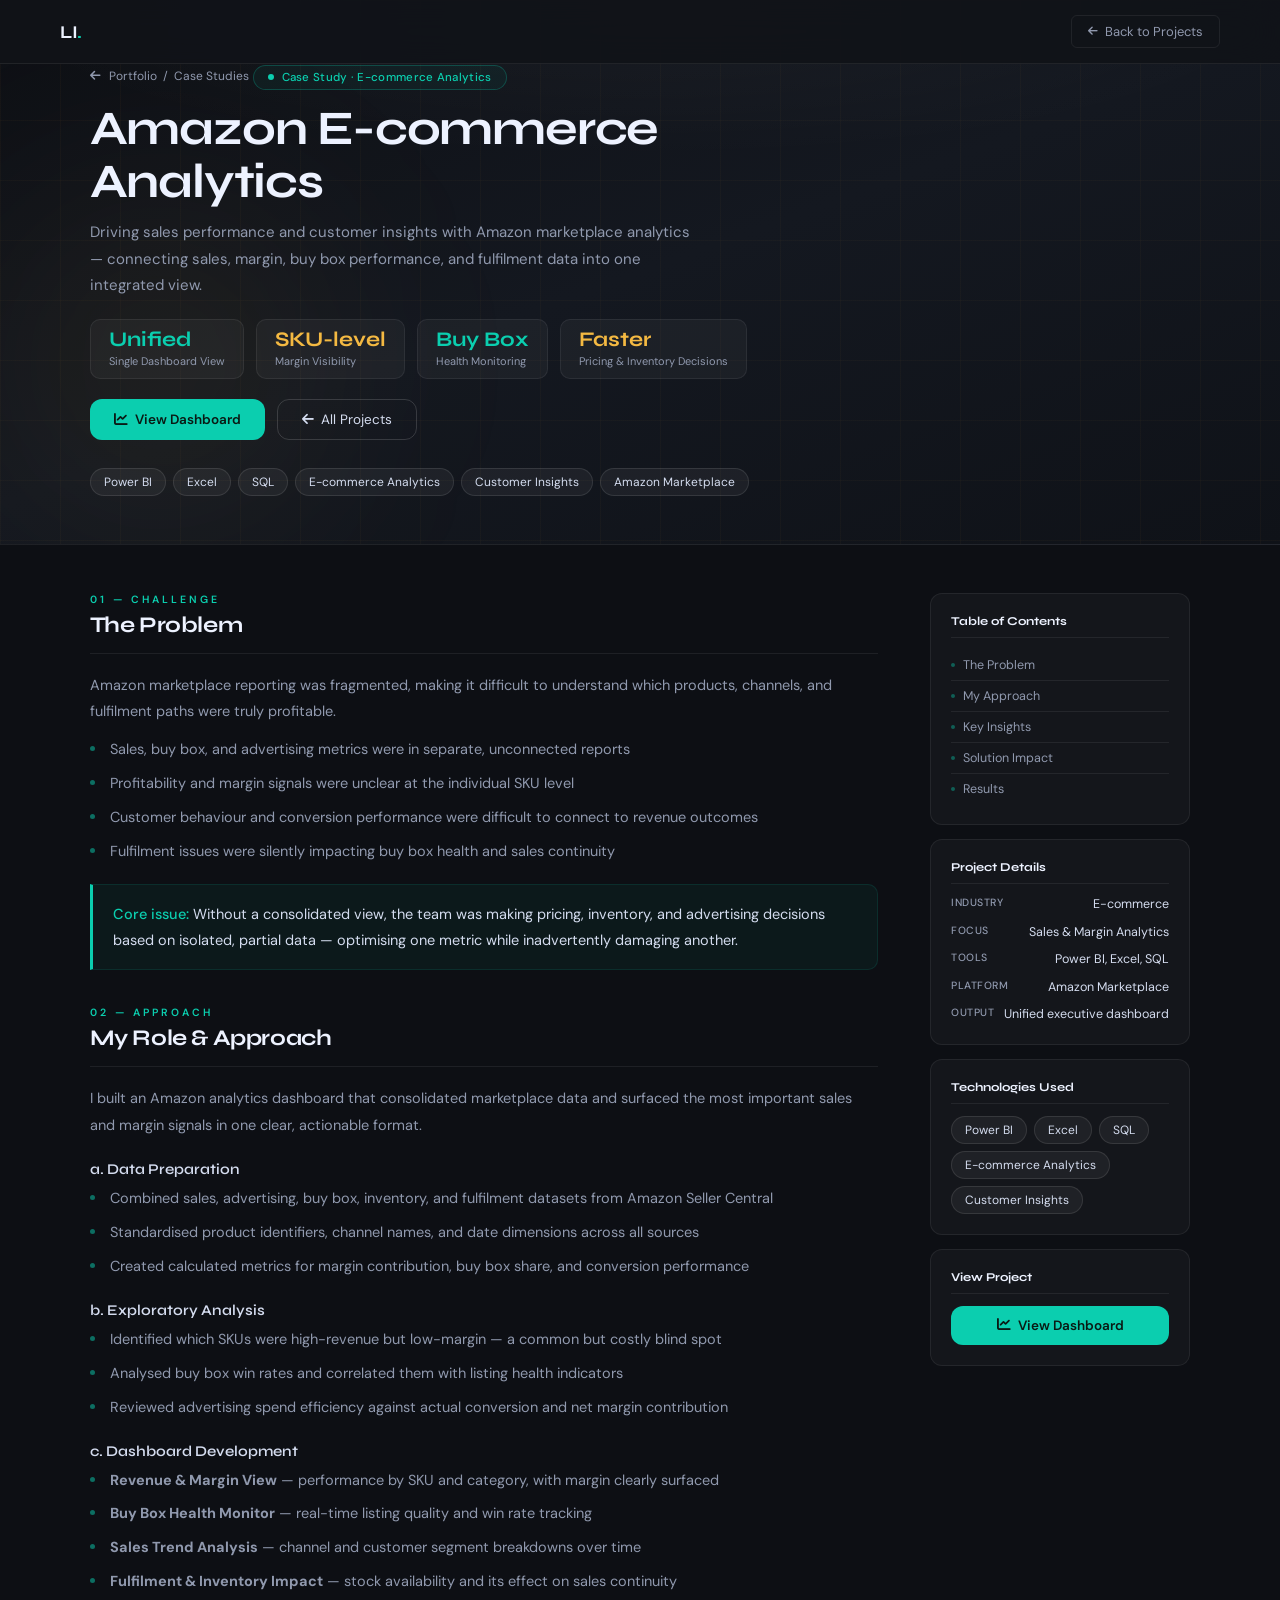
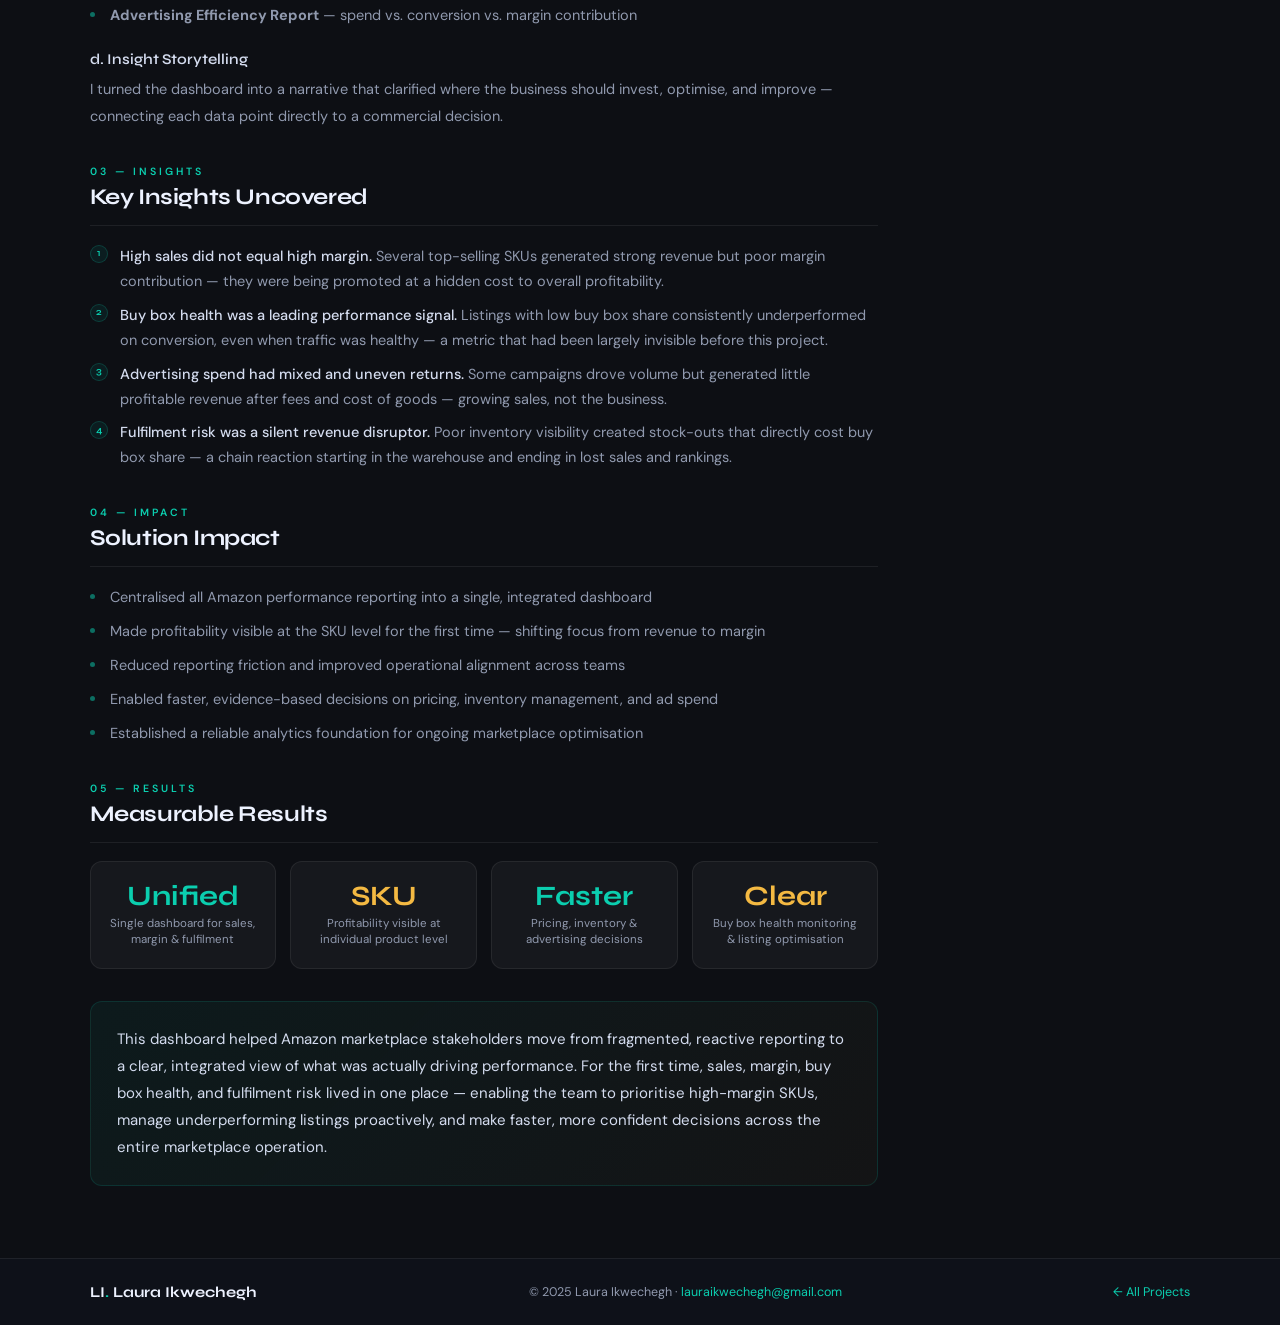
<file: project-case5 (1).html>
<!DOCTYPE html>
<html lang="en">
<head>
<meta charset="UTF-8">
<meta name="viewport" content="width=device-width, initial-scale=1.0">
<title>Amazon E-commerce Analytics | Case Study — Laura Ikwechegh</title>
<link rel="preconnect" href="https://fonts.googleapis.com">
<link rel="preconnect" href="https://fonts.gstatic.com" crossorigin>
<link href="https://fonts.googleapis.com/css2?family=Syne:wght@400;600;700;800&family=DM+Sans:ital,opsz,wght@0,9..40,300;0,9..40,400;0,9..40,500;1,9..40,300&display=swap" rel="stylesheet">
<link rel="stylesheet" href="https://cdnjs.cloudflare.com/ajax/libs/font-awesome/6.5.0/css/all.min.css">
<link rel="stylesheet" href="case-study.css">
<style>
  /* Amazon case study — deep blue-black with orange/gold tint */
  body { background: #0d0f14; }
  .cs-hero { background: linear-gradient(160deg,#0d0f14 0%,#141820 50%,#0f1218 100%); }
  .cs-hero::before {
    background-image: linear-gradient(rgba(244,185,66,0.03) 1px,transparent 1px),linear-gradient(90deg,rgba(244,185,66,0.03) 1px,transparent 1px);
    background-size:60px 60px;
  }
  .cs-hero-orb { background: radial-gradient(circle,rgba(244,185,66,0.09),transparent 70%); left:-80px; right:auto; top:auto; bottom:-60px; }
</style>
</head>
<body>

<nav class="cs-nav">
  <a href="index.html" class="cs-nav-logo">LI<span>.</span></a>
  <a href="index.html#projects" class="cs-nav-back">
    <i class="fas fa-arrow-left"></i> Back to Projects
  </a>
</nav>

<section class="cs-hero">
  <div class="cs-hero-orb"></div>

  <a href="index.html#projects" class="cs-breadcrumb">
    <i class="fas fa-arrow-left"></i> Portfolio &nbsp;/&nbsp; Case Studies
  </a>

  <div class="cs-hero-tag">Case Study · E-commerce Analytics</div>

  <h1>Amazon E-commerce Analytics</h1>

  <p class="cs-hero-sub">
    Driving sales performance and customer insights with Amazon marketplace analytics — connecting sales, margin, buy box performance, and fulfilment data into one integrated view.
  </p>

  <div class="cs-kpi-row">
    <div class="cs-kpi">
      <div class="cs-kpi-val">Unified</div>
      <div class="cs-kpi-label">Single Dashboard View</div>
    </div>
    <div class="cs-kpi">
      <div class="cs-kpi-val" style="color:var(--gold);">SKU-level</div>
      <div class="cs-kpi-label">Margin Visibility</div>
    </div>
    <div class="cs-kpi">
      <div class="cs-kpi-val">Buy Box</div>
      <div class="cs-kpi-label">Health Monitoring</div>
    </div>
    <div class="cs-kpi">
      <div class="cs-kpi-val" style="color:var(--gold);">Faster</div>
      <div class="cs-kpi-label">Pricing &amp; Inventory Decisions</div>
    </div>
  </div>

  <div class="cs-hero-btns">
    <a href="assets/img/portfolio/Amazon E-commerce 1.jpg" class="cs-btn-primary" target="_blank" rel="noopener">
      <i class="fas fa-chart-line"></i> View Dashboard
    </a>
    <a href="index.html#projects" class="cs-btn-outline">
      <i class="fas fa-arrow-left"></i> All Projects
    </a>
  </div>

  <div class="cs-tags" style="margin-top:28px;">
    <span class="cs-tag">Power BI</span>
    <span class="cs-tag">Excel</span>
    <span class="cs-tag">SQL</span>
    <span class="cs-tag">E-commerce Analytics</span>
    <span class="cs-tag">Customer Insights</span>
    <span class="cs-tag">Amazon Marketplace</span>
  </div>
</section>

<div class="cs-body">
  <main>

    <section class="cs-section" id="problem">
      <div class="cs-section-label">01 — Challenge</div>
      <h2>The Problem</h2>
      <p>Amazon marketplace reporting was fragmented, making it difficult to understand which products, channels, and fulfilment paths were truly profitable.</p>
      <ul>
        <li>Sales, buy box, and advertising metrics were in separate, unconnected reports</li>
        <li>Profitability and margin signals were unclear at the individual SKU level</li>
        <li>Customer behaviour and conversion performance were difficult to connect to revenue outcomes</li>
        <li>Fulfilment issues were silently impacting buy box health and sales continuity</li>
      </ul>
      <div class="cs-insight">
        <p><strong>Core issue:</strong> Without a consolidated view, the team was making pricing, inventory, and advertising decisions based on isolated, partial data — optimising one metric while inadvertently damaging another.</p>
      </div>
    </section>

    <section class="cs-section" id="approach">
      <div class="cs-section-label">02 — Approach</div>
      <h2>My Role &amp; Approach</h2>
      <p>I built an Amazon analytics dashboard that consolidated marketplace data and surfaced the most important sales and margin signals in one clear, actionable format.</p>

      <h3>a. Data Preparation</h3>
      <ul>
        <li>Combined sales, advertising, buy box, inventory, and fulfilment datasets from Amazon Seller Central</li>
        <li>Standardised product identifiers, channel names, and date dimensions across all sources</li>
        <li>Created calculated metrics for margin contribution, buy box share, and conversion performance</li>
      </ul>

      <h3>b. Exploratory Analysis</h3>
      <ul>
        <li>Identified which SKUs were high-revenue but low-margin — a common but costly blind spot</li>
        <li>Analysed buy box win rates and correlated them with listing health indicators</li>
        <li>Reviewed advertising spend efficiency against actual conversion and net margin contribution</li>
      </ul>

      <h3>c. Dashboard Development</h3>
      <ul>
        <li><strong>Revenue &amp; Margin View</strong> — performance by SKU and category, with margin clearly surfaced</li>
        <li><strong>Buy Box Health Monitor</strong> — real-time listing quality and win rate tracking</li>
        <li><strong>Sales Trend Analysis</strong> — channel and customer segment breakdowns over time</li>
        <li><strong>Fulfilment &amp; Inventory Impact</strong> — stock availability and its effect on sales continuity</li>
        <li><strong>Advertising Efficiency Report</strong> — spend vs. conversion vs. margin contribution</li>
      </ul>

      <h3>d. Insight Storytelling</h3>
      <p>I turned the dashboard into a narrative that clarified where the business should invest, optimise, and improve — connecting each data point directly to a commercial decision.</p>
    </section>

    <section class="cs-section" id="insights">
      <div class="cs-section-label">03 — Insights</div>
      <h2>Key Insights Uncovered</h2>
      <ol>
        <li><strong>High sales did not equal high margin.</strong> Several top-selling SKUs generated strong revenue but poor margin contribution — they were being promoted at a hidden cost to overall profitability.</li>
        <li><strong>Buy box health was a leading performance signal.</strong> Listings with low buy box share consistently underperformed on conversion, even when traffic was healthy — a metric that had been largely invisible before this project.</li>
        <li><strong>Advertising spend had mixed and uneven returns.</strong> Some campaigns drove volume but generated little profitable revenue after fees and cost of goods — growing sales, not the business.</li>
        <li><strong>Fulfilment risk was a silent revenue disruptor.</strong> Poor inventory visibility created stock-outs that directly cost buy box share — a chain reaction starting in the warehouse and ending in lost sales and rankings.</li>
      </ol>
    </section>

    <section class="cs-section" id="impact">
      <div class="cs-section-label">04 — Impact</div>
      <h2>Solution Impact</h2>
      <ul>
        <li>Centralised all Amazon performance reporting into a single, integrated dashboard</li>
        <li>Made profitability visible at the SKU level for the first time — shifting focus from revenue to margin</li>
        <li>Reduced reporting friction and improved operational alignment across teams</li>
        <li>Enabled faster, evidence-based decisions on pricing, inventory management, and ad spend</li>
        <li>Established a reliable analytics foundation for ongoing marketplace optimisation</li>
      </ul>
    </section>

    <section class="cs-section" id="results">
      <div class="cs-section-label">05 — Results</div>
      <h2>Measurable Results</h2>

      <div class="cs-results-grid">
        <div class="cs-result-card">
          <div class="cs-result-num">Unified</div>
          <div class="cs-result-label">Single dashboard for sales, margin &amp; fulfilment</div>
        </div>
        <div class="cs-result-card">
          <div class="cs-result-num" style="color:var(--gold);">SKU</div>
          <div class="cs-result-label">Profitability visible at individual product level</div>
        </div>
        <div class="cs-result-card">
          <div class="cs-result-num">Faster</div>
          <div class="cs-result-label">Pricing, inventory &amp; advertising decisions</div>
        </div>
        <div class="cs-result-card">
          <div class="cs-result-num" style="color:var(--gold);">Clear</div>
          <div class="cs-result-label">Buy box health monitoring &amp; listing optimisation</div>
        </div>
      </div>

      <div class="cs-summary">
        <p>This dashboard helped Amazon marketplace stakeholders move from fragmented, reactive reporting to a clear, integrated view of what was actually driving performance. For the first time, sales, margin, buy box health, and fulfilment risk lived in one place — enabling the team to prioritise high-margin SKUs, manage underperforming listings proactively, and make faster, more confident decisions across the entire marketplace operation.</p>
      </div>
    </section>

  </main>

  <aside class="cs-sidebar">
    <div class="cs-sidebar-card">
      <h4>Table of Contents</h4>
      <ul class="cs-toc-list">
        <li><a href="#problem">The Problem</a></li>
        <li><a href="#approach">My Approach</a></li>
        <li><a href="#insights">Key Insights</a></li>
        <li><a href="#impact">Solution Impact</a></li>
        <li><a href="#results">Results</a></li>
      </ul>
    </div>
    <div class="cs-sidebar-card">
      <h4>Project Details</h4>
      <div class="cs-meta-list">
        <div class="cs-meta-item">
          <span class="cs-meta-key">Industry</span>
          <span class="cs-meta-val">E-commerce</span>
        </div>
        <div class="cs-meta-item">
          <span class="cs-meta-key">Focus</span>
          <span class="cs-meta-val">Sales &amp; Margin Analytics</span>
        </div>
        <div class="cs-meta-item">
          <span class="cs-meta-key">Tools</span>
          <span class="cs-meta-val">Power BI, Excel, SQL</span>
        </div>
        <div class="cs-meta-item">
          <span class="cs-meta-key">Platform</span>
          <span class="cs-meta-val">Amazon Marketplace</span>
        </div>
        <div class="cs-meta-item">
          <span class="cs-meta-key">Output</span>
          <span class="cs-meta-val">Unified executive dashboard</span>
        </div>
      </div>
    </div>
    <div class="cs-sidebar-card">
      <h4>Technologies Used</h4>
      <div class="cs-tags">
        <span class="cs-tag">Power BI</span>
        <span class="cs-tag">Excel</span>
        <span class="cs-tag">SQL</span>
        <span class="cs-tag">E-commerce Analytics</span>
        <span class="cs-tag">Customer Insights</span>
      </div>
    </div>
    <div class="cs-sidebar-card">
      <h4>View Project</h4>
      <a href="assets/img/portfolio/Amazon E-commerce 1.jpg" class="cs-btn-primary" target="_blank" rel="noopener" style="justify-content:center;display:inline-flex;width:100%;box-sizing:border-box;">
        <i class="fas fa-chart-line"></i> View Dashboard
      </a>
    </div>
  </aside>
</div>

<footer class="cs-footer">
  <div class="cs-footer-logo">LI<span>.</span> Laura Ikwechegh</div>
  <p>© 2025 Laura Ikwechegh · <a href="mailto:lauraikwechegh@gmail.com">lauraikwechegh@gmail.com</a></p>
  <p><a href="index.html#projects">← All Projects</a></p>
</footer>

</body>
</html>
</file>
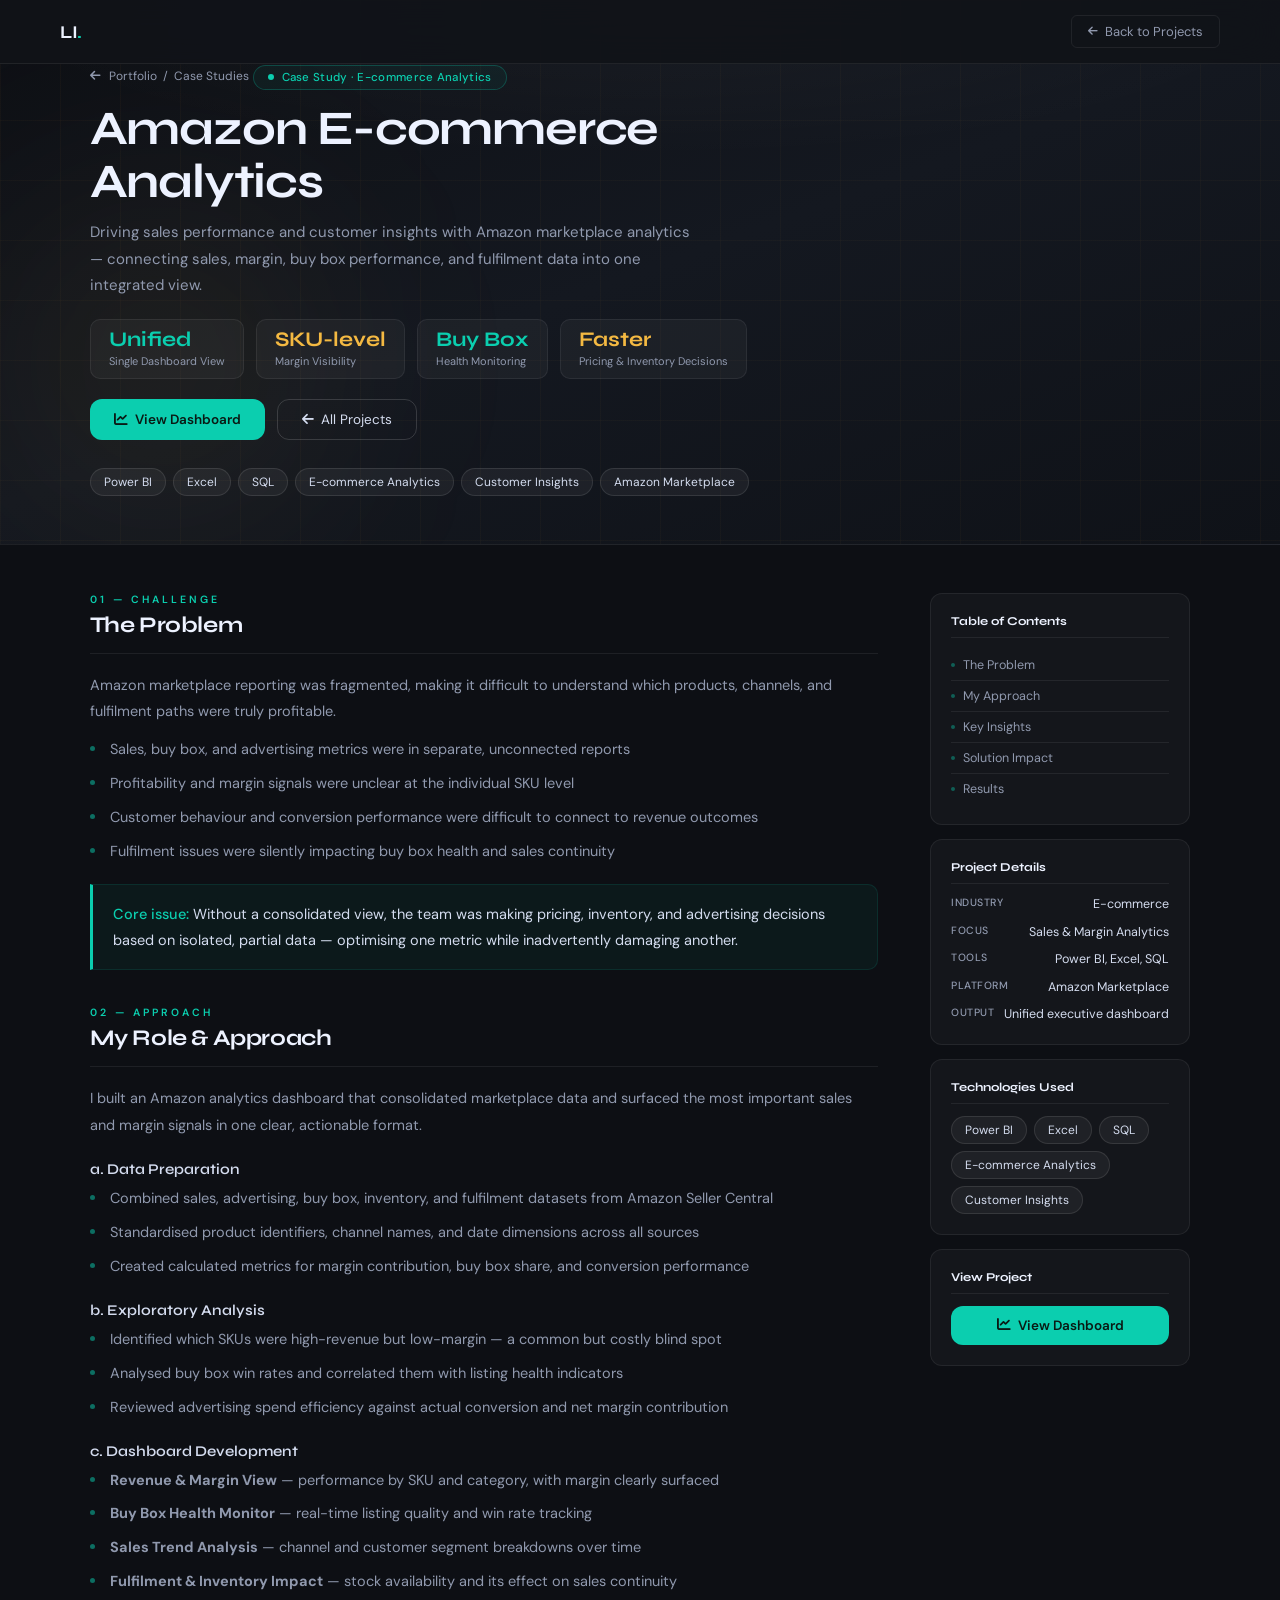
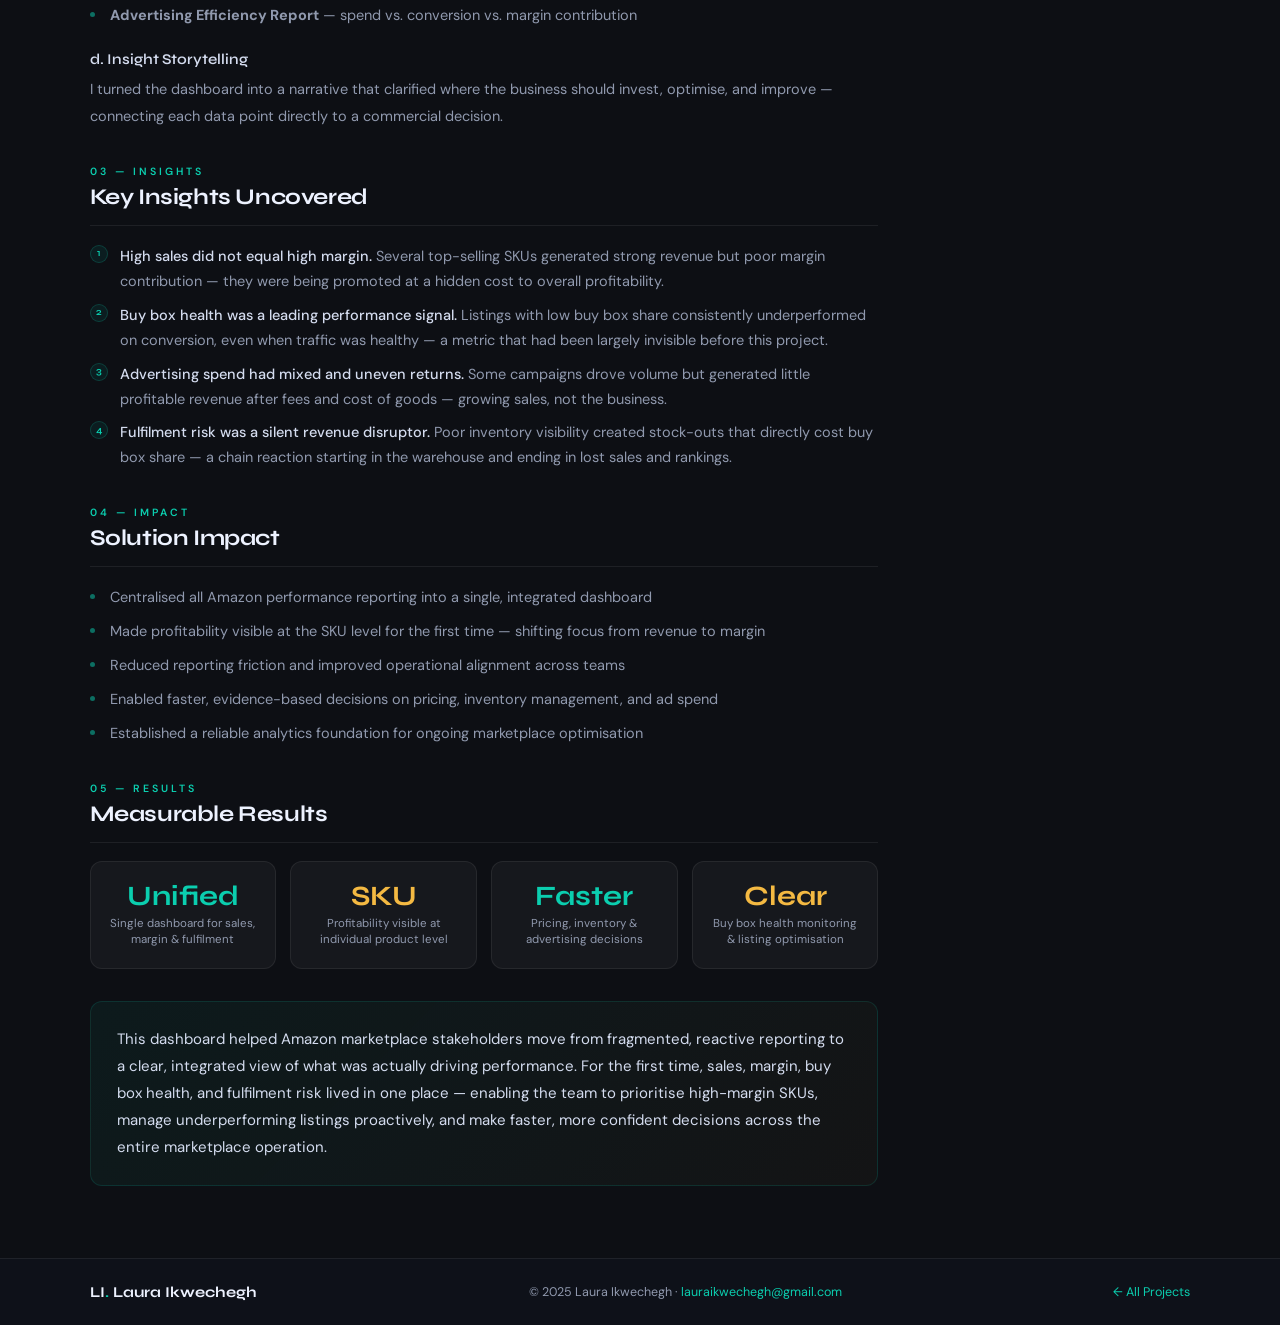
<file: project-case5.html>
<!DOCTYPE html>
<html lang="en">
<head>
<meta charset="UTF-8">
<meta name="viewport" content="width=device-width, initial-scale=1.0">
<title>Amazon E-commerce Analytics | Case Study — Laura Ikwechegh</title>
<link rel="preconnect" href="https://fonts.googleapis.com">
<link rel="preconnect" href="https://fonts.gstatic.com" crossorigin>
<link href="https://fonts.googleapis.com/css2?family=Syne:wght@400;600;700;800&family=DM+Sans:ital,opsz,wght@0,9..40,300;0,9..40,400;0,9..40,500;1,9..40,300&display=swap" rel="stylesheet">
<link rel="stylesheet" href="https://cdnjs.cloudflare.com/ajax/libs/font-awesome/6.5.0/css/all.min.css">
<link rel="stylesheet" href="case-study.css">
<style>
  /* Amazon case study — deep blue-black with orange/gold tint */
  body { background: #0d0f14; }
  .cs-hero { background: linear-gradient(160deg,#0d0f14 0%,#141820 50%,#0f1218 100%); }
  .cs-hero::before {
    background-image: linear-gradient(rgba(244,185,66,0.03) 1px,transparent 1px),linear-gradient(90deg,rgba(244,185,66,0.03) 1px,transparent 1px);
    background-size:60px 60px;
  }
  .cs-hero-orb { background: radial-gradient(circle,rgba(244,185,66,0.09),transparent 70%); left:-80px; right:auto; top:auto; bottom:-60px; }
</style>
</head>
<body>

<nav class="cs-nav">
  <a href="https://laurascodes.github.io/Portfolio/" class="cs-nav-logo">LI<span>.</span></a>
  <a href="https://laurascodes.github.io/Portfolio/#projects" class="cs-nav-back" >
    <i class="fas fa-arrow-left"></i> Back to Projects
  </a>
</nav>

<section class="cs-hero">
  <div class="cs-hero-orb"></div>

  <a href="https://laurascodes.github.io/Portfolio/#projects" class="cs-breadcrumb">
    <i class="fas fa-arrow-left"></i> Portfolio &nbsp;/&nbsp; Case Studies
  </a>

  <div class="cs-hero-tag">Case Study · E-commerce Analytics</div>

  <h1>Amazon E-commerce Analytics</h1>

  <p class="cs-hero-sub">
    Driving sales performance and customer insights with Amazon marketplace analytics — connecting sales, margin, buy box performance, and fulfilment data into one integrated view.
  </p>

  <div class="cs-kpi-row">
    <div class="cs-kpi">
      <div class="cs-kpi-val">Unified</div>
      <div class="cs-kpi-label">Single Dashboard View</div>
    </div>
    <div class="cs-kpi">
      <div class="cs-kpi-val" style="color:var(--gold);">SKU-level</div>
      <div class="cs-kpi-label">Margin Visibility</div>
    </div>
    <div class="cs-kpi">
      <div class="cs-kpi-val">Buy Box</div>
      <div class="cs-kpi-label">Health Monitoring</div>
    </div>
    <div class="cs-kpi">
      <div class="cs-kpi-val" style="color:var(--gold);">Faster</div>
      <div class="cs-kpi-label">Pricing &amp; Inventory Decisions</div>
    </div>
  </div>

  <div class="cs-hero-btns">
    <a href="assets/img/portfolio/Amazon E-commerce 1.jpg" class="cs-btn-primary" target="_blank" rel="noopener">
      <i class="fas fa-chart-line"></i> View Dashboard
    </a>
    <a href="https://laurascodes.github.io/Portfolio/#projects" class="cs-btn-outline">
      <i class="fas fa-arrow-left"></i> All Projects
    </a>
  </div>

  <div class="cs-tags" style="margin-top:28px;">
    <span class="cs-tag">Power BI</span>
    <span class="cs-tag">Excel</span>
    <span class="cs-tag">SQL</span>
    <span class="cs-tag">E-commerce Analytics</span>
    <span class="cs-tag">Customer Insights</span>
    <span class="cs-tag">Amazon Marketplace</span>
  </div>
</section>

<div class="cs-body">
  <main>

    <section class="cs-section" id="problem">
      <div class="cs-section-label">01 — Challenge</div>
      <h2>The Problem</h2>
      <p>Amazon marketplace reporting was fragmented, making it difficult to understand which products, channels, and fulfilment paths were truly profitable.</p>
      <ul>
        <li>Sales, buy box, and advertising metrics were in separate, unconnected reports</li>
        <li>Profitability and margin signals were unclear at the individual SKU level</li>
        <li>Customer behaviour and conversion performance were difficult to connect to revenue outcomes</li>
        <li>Fulfilment issues were silently impacting buy box health and sales continuity</li>
      </ul>
      <div class="cs-insight">
        <p><strong>Core issue:</strong> Without a consolidated view, the team was making pricing, inventory, and advertising decisions based on isolated, partial data — optimising one metric while inadvertently damaging another.</p>
      </div>
    </section>

    <section class="cs-section" id="approach">
      <div class="cs-section-label">02 — Approach</div>
      <h2>My Role &amp; Approach</h2>
      <p>I built an Amazon analytics dashboard that consolidated marketplace data and surfaced the most important sales and margin signals in one clear, actionable format.</p>

      <h3>a. Data Preparation</h3>
      <ul>
        <li>Combined sales, advertising, buy box, inventory, and fulfilment datasets from Amazon Seller Central</li>
        <li>Standardised product identifiers, channel names, and date dimensions across all sources</li>
        <li>Created calculated metrics for margin contribution, buy box share, and conversion performance</li>
      </ul>

      <h3>b. Exploratory Analysis</h3>
      <ul>
        <li>Identified which SKUs were high-revenue but low-margin — a common but costly blind spot</li>
        <li>Analysed buy box win rates and correlated them with listing health indicators</li>
        <li>Reviewed advertising spend efficiency against actual conversion and net margin contribution</li>
      </ul>

      <h3>c. Dashboard Development</h3>
      <ul>
        <li><strong>Revenue &amp; Margin View</strong> — performance by SKU and category, with margin clearly surfaced</li>
        <li><strong>Buy Box Health Monitor</strong> — real-time listing quality and win rate tracking</li>
        <li><strong>Sales Trend Analysis</strong> — channel and customer segment breakdowns over time</li>
        <li><strong>Fulfilment &amp; Inventory Impact</strong> — stock availability and its effect on sales continuity</li>
        <li><strong>Advertising Efficiency Report</strong> — spend vs. conversion vs. margin contribution</li>
      </ul>

      <h3>d. Insight Storytelling</h3>
      <p>I turned the dashboard into a narrative that clarified where the business should invest, optimise, and improve — connecting each data point directly to a commercial decision.</p>
    </section>

    <section class="cs-section" id="insights">
      <div class="cs-section-label">03 — Insights</div>
      <h2>Key Insights Uncovered</h2>
      <ol>
        <li><strong>High sales did not equal high margin.</strong> Several top-selling SKUs generated strong revenue but poor margin contribution — they were being promoted at a hidden cost to overall profitability.</li>
        <li><strong>Buy box health was a leading performance signal.</strong> Listings with low buy box share consistently underperformed on conversion, even when traffic was healthy — a metric that had been largely invisible before this project.</li>
        <li><strong>Advertising spend had mixed and uneven returns.</strong> Some campaigns drove volume but generated little profitable revenue after fees and cost of goods — growing sales, not the business.</li>
        <li><strong>Fulfilment risk was a silent revenue disruptor.</strong> Poor inventory visibility created stock-outs that directly cost buy box share — a chain reaction starting in the warehouse and ending in lost sales and rankings.</li>
      </ol>
    </section>

    <section class="cs-section" id="impact">
      <div class="cs-section-label">04 — Impact</div>
      <h2>Solution Impact</h2>
      <ul>
        <li>Centralised all Amazon performance reporting into a single, integrated dashboard</li>
        <li>Made profitability visible at the SKU level for the first time — shifting focus from revenue to margin</li>
        <li>Reduced reporting friction and improved operational alignment across teams</li>
        <li>Enabled faster, evidence-based decisions on pricing, inventory management, and ad spend</li>
        <li>Established a reliable analytics foundation for ongoing marketplace optimisation</li>
      </ul>
    </section>

    <section class="cs-section" id="results">
      <div class="cs-section-label">05 — Results</div>
      <h2>Measurable Results</h2>

      <div class="cs-results-grid">
        <div class="cs-result-card">
          <div class="cs-result-num">Unified</div>
          <div class="cs-result-label">Single dashboard for sales, margin &amp; fulfilment</div>
        </div>
        <div class="cs-result-card">
          <div class="cs-result-num" style="color:var(--gold);">SKU</div>
          <div class="cs-result-label">Profitability visible at individual product level</div>
        </div>
        <div class="cs-result-card">
          <div class="cs-result-num">Faster</div>
          <div class="cs-result-label">Pricing, inventory &amp; advertising decisions</div>
        </div>
        <div class="cs-result-card">
          <div class="cs-result-num" style="color:var(--gold);">Clear</div>
          <div class="cs-result-label">Buy box health monitoring &amp; listing optimisation</div>
        </div>
      </div>

      <div class="cs-summary">
        <p>This dashboard helped Amazon marketplace stakeholders move from fragmented, reactive reporting to a clear, integrated view of what was actually driving performance. For the first time, sales, margin, buy box health, and fulfilment risk lived in one place — enabling the team to prioritise high-margin SKUs, manage underperforming listings proactively, and make faster, more confident decisions across the entire marketplace operation.</p>
      </div>
    </section>

  </main>

  <aside class="cs-sidebar">
    <div class="cs-sidebar-card">
      <h4>Table of Contents</h4>
      <ul class="cs-toc-list">
        <li><a href="#problem">The Problem</a></li>
        <li><a href="#approach">My Approach</a></li>
        <li><a href="#insights">Key Insights</a></li>
        <li><a href="#impact">Solution Impact</a></li>
        <li><a href="#results">Results</a></li>
      </ul>
    </div>
    <div class="cs-sidebar-card">
      <h4>Project Details</h4>
      <div class="cs-meta-list">
        <div class="cs-meta-item">
          <span class="cs-meta-key">Industry</span>
          <span class="cs-meta-val">E-commerce</span>
        </div>
        <div class="cs-meta-item">
          <span class="cs-meta-key">Focus</span>
          <span class="cs-meta-val">Sales &amp; Margin Analytics</span>
        </div>
        <div class="cs-meta-item">
          <span class="cs-meta-key">Tools</span>
          <span class="cs-meta-val">Power BI, Excel, SQL</span>
        </div>
        <div class="cs-meta-item">
          <span class="cs-meta-key">Platform</span>
          <span class="cs-meta-val">Amazon Marketplace</span>
        </div>
        <div class="cs-meta-item">
          <span class="cs-meta-key">Output</span>
          <span class="cs-meta-val">Unified executive dashboard</span>
        </div>
      </div>
    </div>
    <div class="cs-sidebar-card">
      <h4>Technologies Used</h4>
      <div class="cs-tags">
        <span class="cs-tag">Power BI</span>
        <span class="cs-tag">Excel</span>
        <span class="cs-tag">SQL</span>
        <span class="cs-tag">E-commerce Analytics</span>
        <span class="cs-tag">Customer Insights</span>
      </div>
    </div>
    <div class="cs-sidebar-card">
      <h4>View Project</h4>
      <a href="assets/img/portfolio/Amazon E-commerce 1.jpg" class="cs-btn-primary" target="_blank" rel="noopener" style="justify-content:center;display:inline-flex;width:100%;box-sizing:border-box;">
        <i class="fas fa-chart-line"></i> View Dashboard
      </a>
    </div>
  </aside>
</div>

<footer class="cs-footer">
  <div class="cs-footer-logo">LI<span>.</span> Laura Ikwechegh</div>
  <p>© 2025 Laura Ikwechegh · <a href="mailto:lauraikwechegh@gmail.com">lauraikwechegh@gmail.com</a></p>
  <p><a href="https://laurascodes.github.io/Portfolio/#projects">← All Projects</a></p>
</footer>


<script>
// Fix all back/navigation links on case study pages
document.addEventListener('DOMContentLoaded', function() {
  // Back to projects button
  var backBtns = document.querySelectorAll('.cs-nav-back, .cs-breadcrumb, .cs-footer a');
  backBtns.forEach(function(btn) {
    btn.style.cursor = 'pointer';
    btn.style.pointerEvents = 'all';
    btn.style.position = 'relative';
    btn.style.zIndex = '99999';
  });

  // Ensure body cursor is visible on case study pages
  document.body.style.cursor = 'auto';
});
</script>

</body>
</html>
</file>
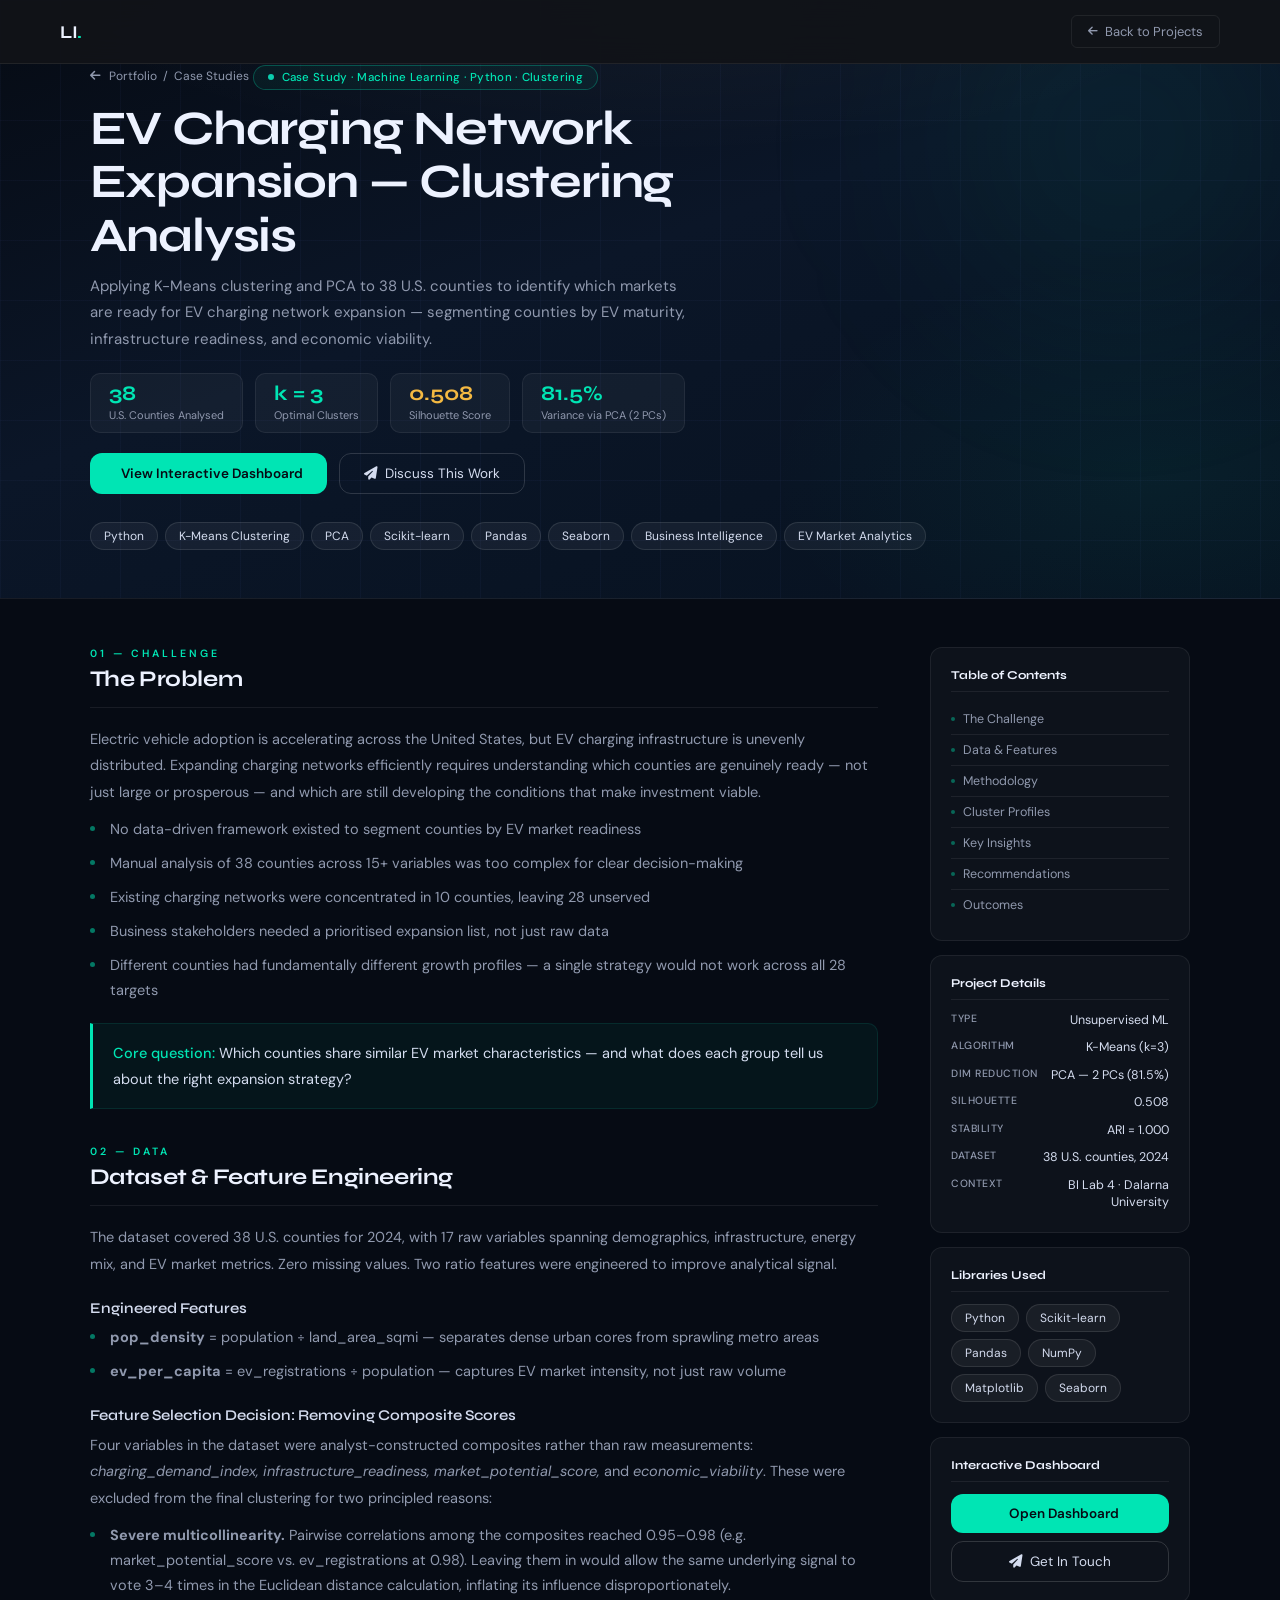
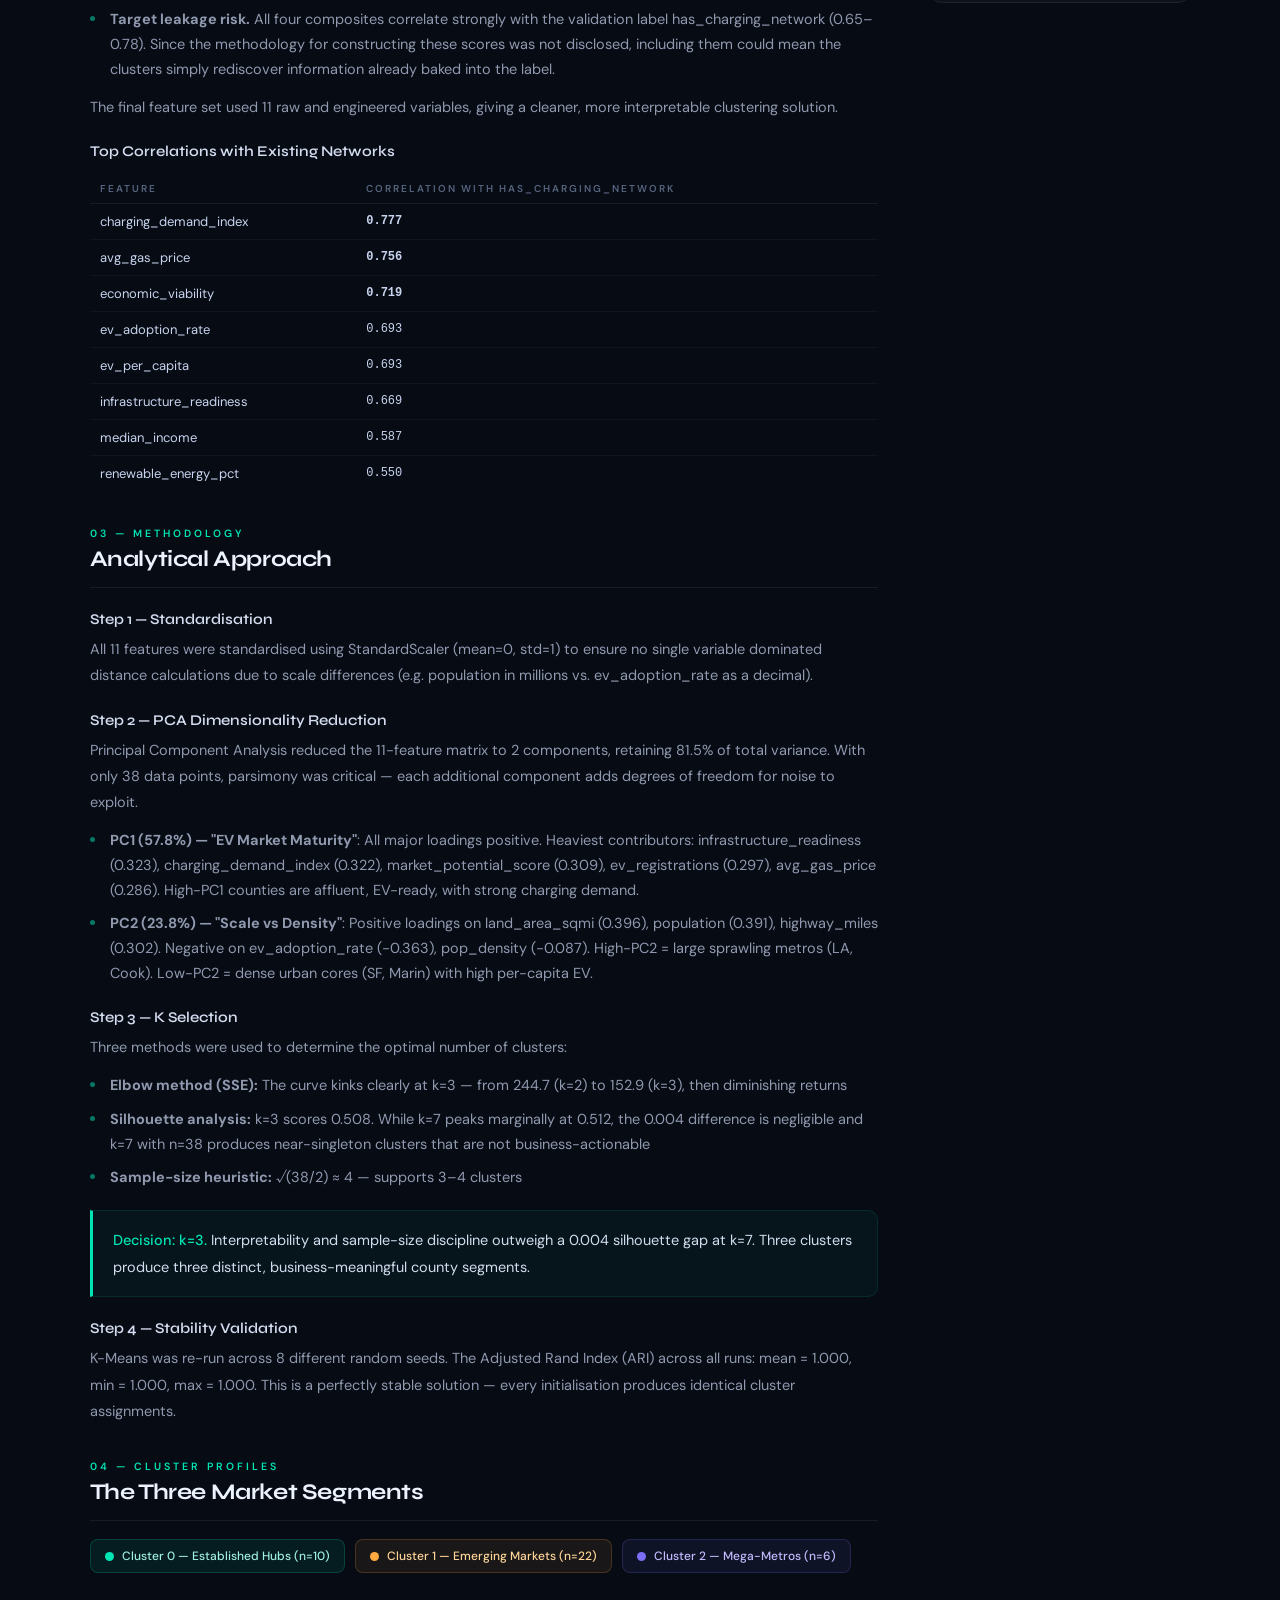
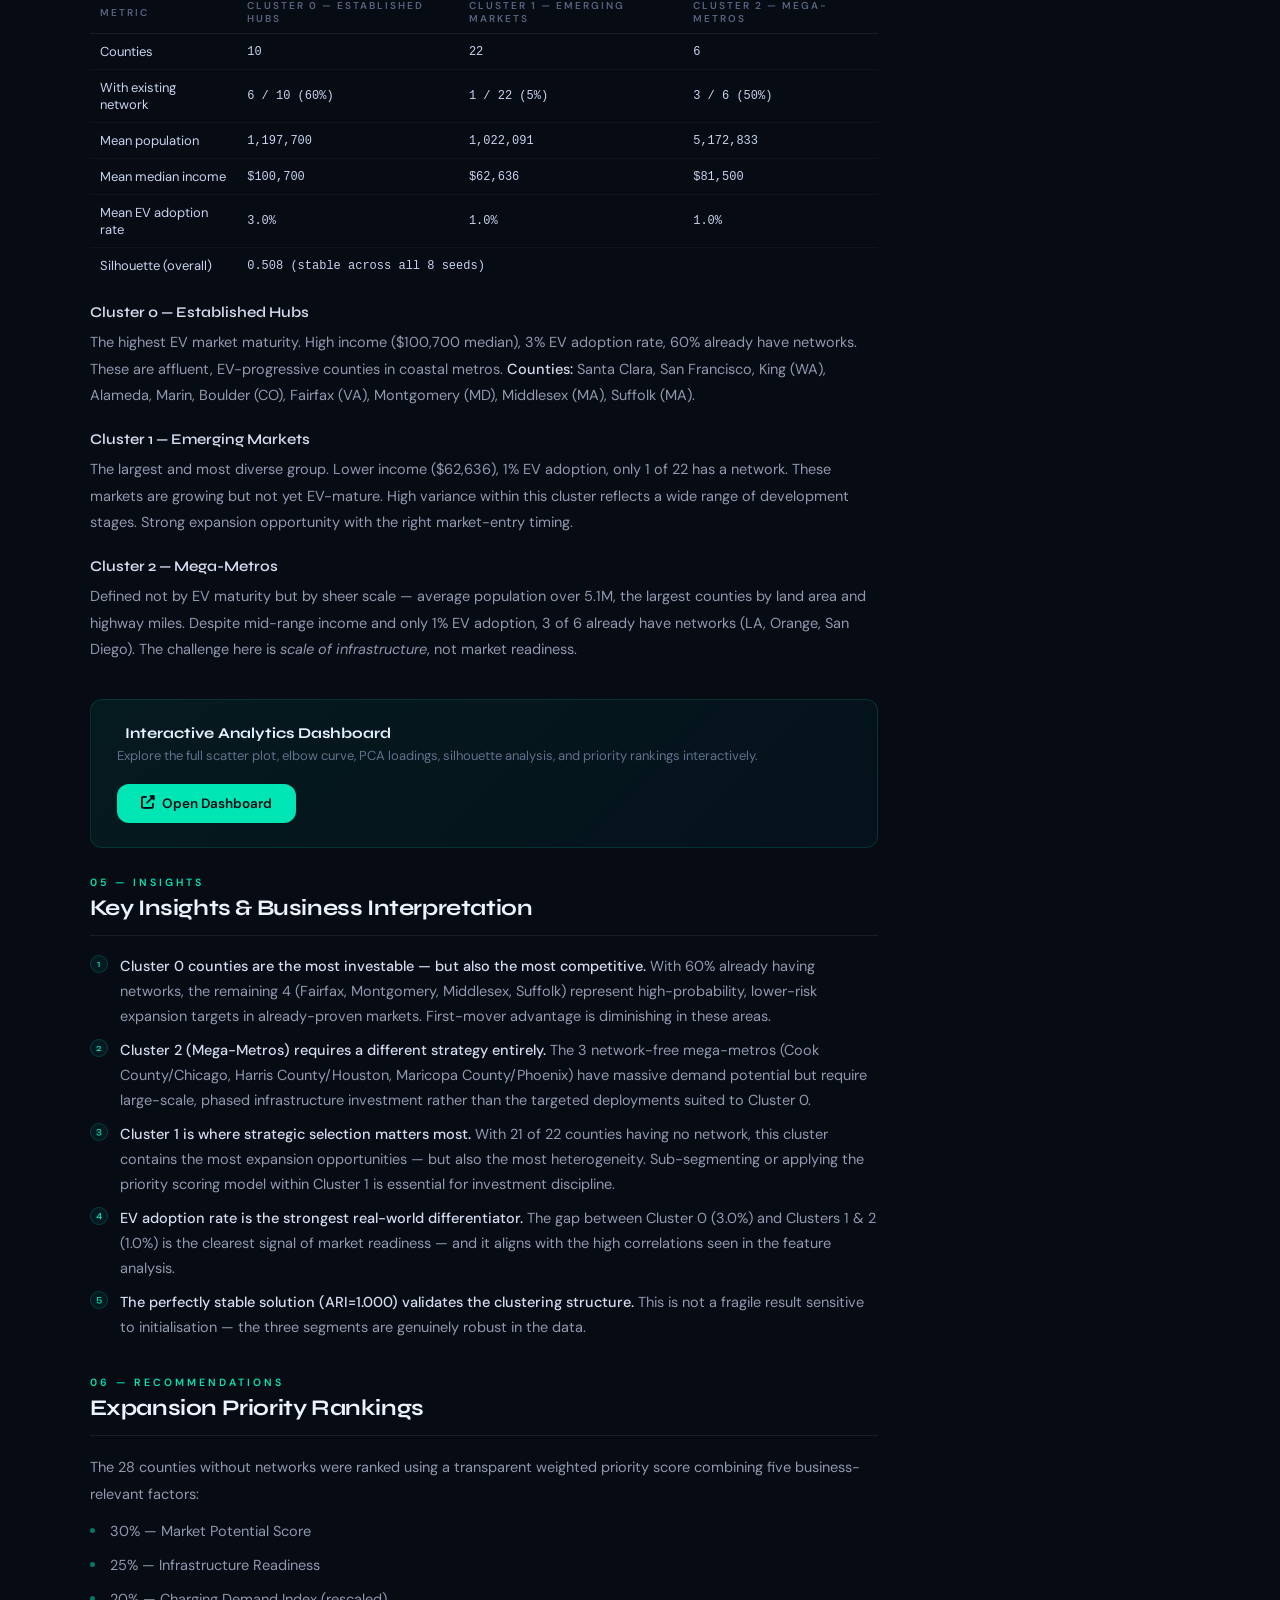
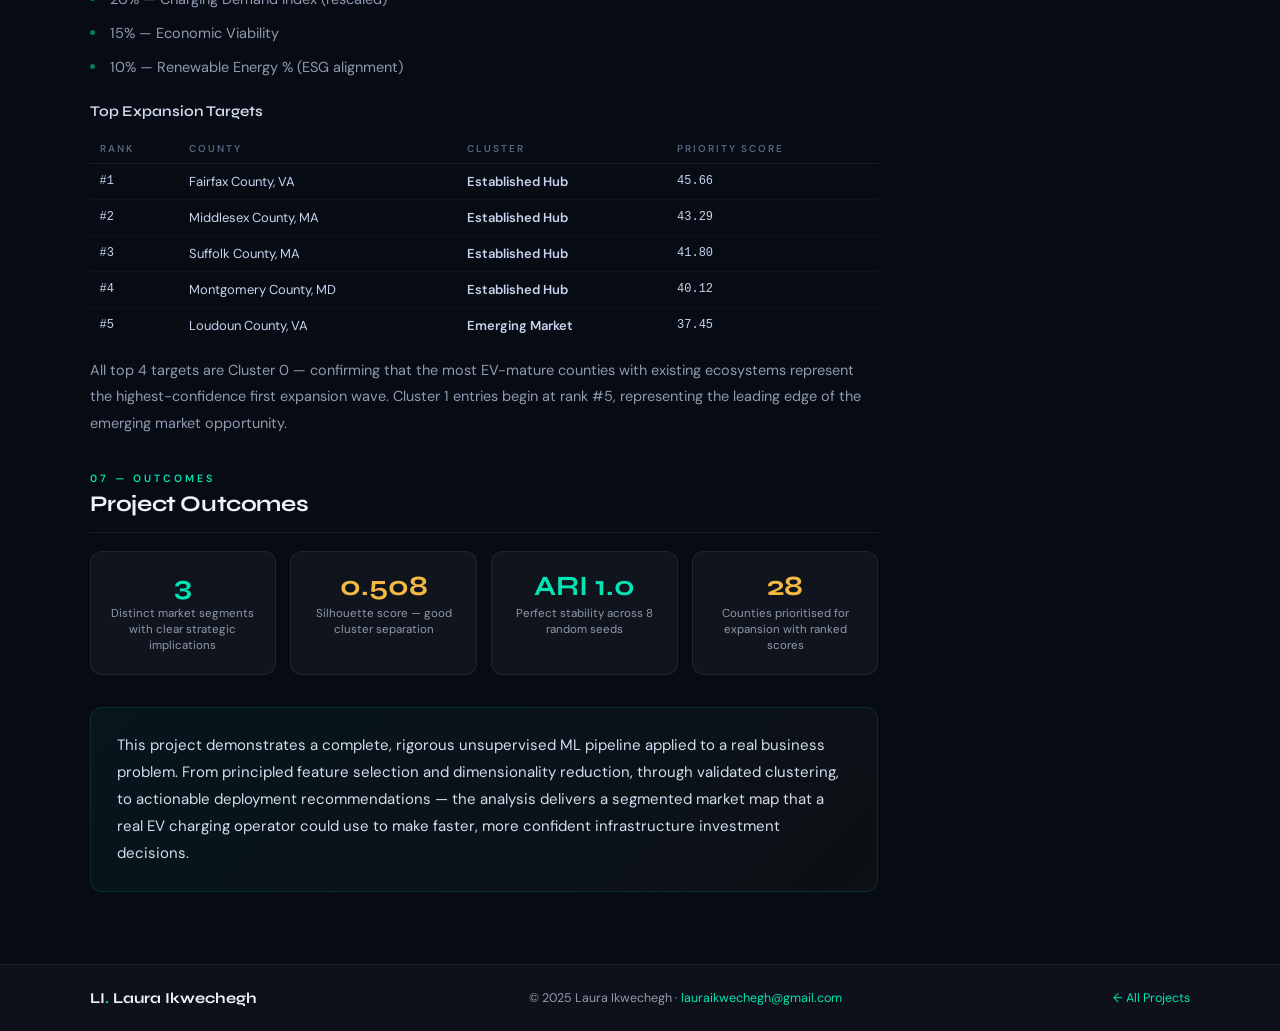
<file: project-case6.html>
<!DOCTYPE html>
<html lang="en">
<head>
<meta charset="UTF-8">
<meta name="viewport" content="width=device-width, initial-scale=1.0">
<title>EV Charging Network Clustering | Case Study — Laura Ikwechegh</title>
<link rel="preconnect" href="https://fonts.googleapis.com">
<link rel="preconnect" href="https://fonts.gstatic.com" crossorigin>
<link href="https://fonts.googleapis.com/css2?family=Syne:wght@400;600;700;800&family=DM+Sans:ital,opsz,wght@0,9..40,300;0,9..40,400;0,9..40,500;1,9..40,300&display=swap" rel="stylesheet">
<link rel="stylesheet" href="https://cdnjs.cloudflare.com/ajax/libs/font-awesome/6.5.0/css/all.min.css">
<link rel="stylesheet" href="case-study.css">
<style>
  body { background: #060b14; }
  .cs-hero { background: linear-gradient(160deg, #060b14 0%, #0b1628 45%, #071220 100%); }
  .cs-hero::before {
    background-image: linear-gradient(rgba(108,142,245,0.04) 1px,transparent 1px),
                      linear-gradient(90deg,rgba(108,142,245,0.04) 1px,transparent 1px);
    background-size: 60px 60px;
  }
  .cs-hero::after {
    content:''; position:absolute; inset:0;
    background: radial-gradient(ellipse 70% 40% at 50% 0%, rgba(255,255,255,0.04) 0%, transparent 65%),
                radial-gradient(ellipse 50% 60% at 90% 80%, rgba(0,229,180,0.06) 0%, transparent 60%);
    pointer-events: none;
  }
  .cs-hero-orb { background: radial-gradient(circle, rgba(0,229,180,0.10), transparent 70%); top:-100px; right:-80px; }

  /* override accent colour to EV-green */
  .cs-hero-tag { color:#00e5b4; border-color:rgba(0,229,180,0.28); background:rgba(0,229,180,0.05); }
  .cs-section-label { color:#00e5b4; }
  .cs-section ul li::before { background:#00e5b4; }
  .cs-insight { border-left-color:#00e5b4; }
  .cs-insight strong { color:#00e5b4 !important; }
  .cs-kpi-val { color:#00e5b4; }
  .cs-result-num { color:#00e5b4; }
  .cs-btn-primary { background:#00e5b4; color:#060b14; }
  .cs-btn-primary:hover { background:#00c49a; box-shadow:0 8px 28px rgba(0,229,180,0.28); }
  .cs-btn-outline:hover { border-color:#00e5b4; color:#00e5b4; }
  .cs-nav-back:hover { color:#00e5b4; border-color:#00e5b4; }
  .cs-toc-list a:hover { color:#00e5b4; }
  .cs-toc-list a::before { background:rgba(0,229,180,0.4); }
  .cs-nav-logo span, .cs-footer-logo span, .cs-footer a { color:#00e5b4; }

  /* Cluster legend pills */
  .cluster-pills { display:flex; gap:10px; flex-wrap:wrap; margin:18px 0; }
  .cpill {
    display:inline-flex; align-items:center; gap:8px;
    padding:8px 14px; border-radius:8px;
    font-size:12px; font-weight:500;
  }
  .cpill-dot { width:9px; height:9px; border-radius:50%; flex-shrink:0; }
  .cpill.c0 { background:rgba(0,229,180,0.08); border:1px solid rgba(0,229,180,0.2); color:#a0f0e0; }
  .cpill.c1 { background:rgba(255,169,64,0.08); border:1px solid rgba(255,169,64,0.2); color:#ffd699; }
  .cpill.c2 { background:rgba(124,110,245,0.08); border:1px solid rgba(124,110,245,0.2); color:#c4bbff; }

  /* Mini metric table */
  .mini-table { width:100%; border-collapse:collapse; margin:14px 0; }
  .mini-table th {
    font-size:10px; font-weight:600; letter-spacing:2px; text-transform:uppercase;
    color:rgba(107,122,153,0.8); padding:8px 10px; border-bottom:1px solid rgba(255,255,255,0.07);
    text-align:left;
  }
  .mini-table td {
    font-size:13px; color:#c8d4ee; padding:9px 10px;
    border-bottom:1px solid rgba(255,255,255,0.04);
    font-family:'DM Sans',sans-serif;
  }
  .mini-table tr:last-child td { border-bottom:none; }
  .mini-table .mono { font-family:'Courier New',monospace; font-size:12px; }
  .badge-c0 { color:#00e5b4; font-weight:600; }
  .badge-c1 { color:#ffa940; font-weight:600; }
  .badge-c2 { color:#7c6ef5; font-weight:600; }

  /* Dashboard CTA box */
  .dashboard-cta {
    background: linear-gradient(135deg, rgba(0,229,180,0.07), rgba(0,184,224,0.04));
    border:1px solid rgba(0,229,180,0.15);
    border-radius:12px; padding:24px 26px; margin:28px 0;
    display:flex; align-items:center; justify-content:space-between; gap:20px; flex-wrap:wrap;
  }
  .dashboard-cta-text h4 { font-family:'Syne',sans-serif; font-size:15px; font-weight:700; color:#e6f1ff; margin-bottom:5px; }
  .dashboard-cta-text p { font-size:13px; color:rgba(107,122,153,0.9); }
</style>
</head>
<body>

<nav class="cs-nav">
  <a href="https://laurascodes.github.io/Portfolio/" class="cs-nav-logo">LI<span>.</span></a>
  <a href="https://laurascodes.github.io/Portfolio/#projects" class="cs-nav-back" >
    <i class="fas fa-arrow-left"></i> Back to Projects
  </a>
</nav>

<section class="cs-hero">
  <div class="cs-hero-orb"></div>
  <a href="https://laurascodes.github.io/Portfolio/#projects" class="cs-breadcrumb">
    <i class="fas fa-arrow-left"></i> Portfolio &nbsp;/&nbsp; Case Studies
  </a>
  <div class="cs-hero-tag">Case Study · Machine Learning · Python · Clustering</div>
  <h1>EV Charging Network<br>Expansion — Clustering Analysis</h1>
  <p class="cs-hero-sub">
    Applying K-Means clustering and PCA to 38 U.S. counties to identify which markets are ready for EV charging network expansion — segmenting counties by EV maturity, infrastructure readiness, and economic viability.
  </p>
  <div class="cs-kpi-row">
    <div class="cs-kpi"><div class="cs-kpi-val">38</div><div class="cs-kpi-label">U.S. Counties Analysed</div></div>
    <div class="cs-kpi"><div class="cs-kpi-val">k = 3</div><div class="cs-kpi-label">Optimal Clusters</div></div>
    <div class="cs-kpi"><div class="cs-kpi-val" style="color:var(--gold);">0.508</div><div class="cs-kpi-label">Silhouette Score</div></div>
    <div class="cs-kpi"><div class="cs-kpi-val">81.5%</div><div class="cs-kpi-label">Variance via PCA (2 PCs)</div></div>
  </div>
  <div class="cs-hero-btns">
    <a href="ev-dashboard.html" class="cs-btn-primary">
      <i class="fas fa-chart-scatter"></i> View Interactive Dashboard
    </a>
    <a href="https://laurascodes.github.io/Portfolio/#contact" class="cs-btn-outline">
      <i class="fas fa-paper-plane"></i> Discuss This Work
    </a>
  </div>
  <div class="cs-tags" style="margin-top:28px;">
    <span class="cs-tag">Python</span>
    <span class="cs-tag">K-Means Clustering</span>
    <span class="cs-tag">PCA</span>
    <span class="cs-tag">Scikit-learn</span>
    <span class="cs-tag">Pandas</span>
    <span class="cs-tag">Seaborn</span>
    <span class="cs-tag">Business Intelligence</span>
    <span class="cs-tag">EV Market Analytics</span>
  </div>
</section>

<div class="cs-body">
  <main>

    <!-- PROBLEM -->
    <section class="cs-section" id="problem">
      <div class="cs-section-label">01 — Challenge</div>
      <h2>The Problem</h2>
      <p>Electric vehicle adoption is accelerating across the United States, but EV charging infrastructure is unevenly distributed. Expanding charging networks efficiently requires understanding which counties are genuinely ready — not just large or prosperous — and which are still developing the conditions that make investment viable.</p>
      <ul>
        <li>No data-driven framework existed to segment counties by EV market readiness</li>
        <li>Manual analysis of 38 counties across 15+ variables was too complex for clear decision-making</li>
        <li>Existing charging networks were concentrated in 10 counties, leaving 28 unserved</li>
        <li>Business stakeholders needed a prioritised expansion list, not just raw data</li>
        <li>Different counties had fundamentally different growth profiles — a single strategy would not work across all 28 targets</li>
      </ul>
      <div class="cs-insight">
        <p><strong>Core question:</strong> Which counties share similar EV market characteristics — and what does each group tell us about the right expansion strategy?</p>
      </div>
    </section>

    <!-- DATA -->
    <section class="cs-section" id="data">
      <div class="cs-section-label">02 — Data</div>
      <h2>Dataset &amp; Feature Engineering</h2>
      <p>The dataset covered 38 U.S. counties for 2024, with 17 raw variables spanning demographics, infrastructure, energy mix, and EV market metrics. Zero missing values. Two ratio features were engineered to improve analytical signal.</p>

      <h3>Engineered Features</h3>
      <ul>
        <li><strong>pop_density</strong> = population ÷ land_area_sqmi — separates dense urban cores from sprawling metro areas</li>
        <li><strong>ev_per_capita</strong> = ev_registrations ÷ population — captures EV market intensity, not just raw volume</li>
      </ul>

      <h3>Feature Selection Decision: Removing Composite Scores</h3>
      <p>Four variables in the dataset were analyst-constructed composites rather than raw measurements: <em>charging_demand_index, infrastructure_readiness, market_potential_score,</em> and <em>economic_viability</em>. These were excluded from the final clustering for two principled reasons:</p>
      <ul>
        <li><strong>Severe multicollinearity.</strong> Pairwise correlations among the composites reached 0.95–0.98 (e.g. market_potential_score vs. ev_registrations at 0.98). Leaving them in would allow the same underlying signal to vote 3–4 times in the Euclidean distance calculation, inflating its influence disproportionately.</li>
        <li><strong>Target leakage risk.</strong> All four composites correlate strongly with the validation label has_charging_network (0.65–0.78). Since the methodology for constructing these scores was not disclosed, including them could mean the clusters simply rediscover information already baked into the label.</li>
      </ul>
      <p>The final feature set used 11 raw and engineered variables, giving a cleaner, more interpretable clustering solution.</p>

      <h3>Top Correlations with Existing Networks</h3>
      <table class="mini-table">
        <thead><tr><th>Feature</th><th>Correlation with has_charging_network</th></tr></thead>
        <tbody>
          <tr><td>charging_demand_index</td><td class="mono badge-c0">0.777</td></tr>
          <tr><td>avg_gas_price</td><td class="mono badge-c0">0.756</td></tr>
          <tr><td>economic_viability</td><td class="mono badge-c0">0.719</td></tr>
          <tr><td>ev_adoption_rate</td><td class="mono">0.693</td></tr>
          <tr><td>ev_per_capita</td><td class="mono">0.693</td></tr>
          <tr><td>infrastructure_readiness</td><td class="mono">0.669</td></tr>
          <tr><td>median_income</td><td class="mono">0.587</td></tr>
          <tr><td>renewable_energy_pct</td><td class="mono">0.550</td></tr>
        </tbody>
      </table>
    </section>

    <!-- APPROACH -->
    <section class="cs-section" id="approach">
      <div class="cs-section-label">03 — Methodology</div>
      <h2>Analytical Approach</h2>

      <h3>Step 1 — Standardisation</h3>
      <p>All 11 features were standardised using StandardScaler (mean=0, std=1) to ensure no single variable dominated distance calculations due to scale differences (e.g. population in millions vs. ev_adoption_rate as a decimal).</p>

      <h3>Step 2 — PCA Dimensionality Reduction</h3>
      <p>Principal Component Analysis reduced the 11-feature matrix to 2 components, retaining 81.5% of total variance. With only 38 data points, parsimony was critical — each additional component adds degrees of freedom for noise to exploit.</p>
      <ul>
        <li><strong>PC1 (57.8%) — "EV Market Maturity"</strong>: All major loadings positive. Heaviest contributors: infrastructure_readiness (0.323), charging_demand_index (0.322), market_potential_score (0.309), ev_registrations (0.297), avg_gas_price (0.286). High-PC1 counties are affluent, EV-ready, with strong charging demand.</li>
        <li><strong>PC2 (23.8%) — "Scale vs Density"</strong>: Positive loadings on land_area_sqmi (0.396), population (0.391), highway_miles (0.302). Negative on ev_adoption_rate (−0.363), pop_density (−0.087). High-PC2 = large sprawling metros (LA, Cook). Low-PC2 = dense urban cores (SF, Marin) with high per-capita EV.</li>
      </ul>

      <h3>Step 3 — K Selection</h3>
      <p>Three methods were used to determine the optimal number of clusters:</p>
      <ul>
        <li><strong>Elbow method (SSE):</strong> The curve kinks clearly at k=3 — from 244.7 (k=2) to 152.9 (k=3), then diminishing returns</li>
        <li><strong>Silhouette analysis:</strong> k=3 scores 0.508. While k=7 peaks marginally at 0.512, the 0.004 difference is negligible and k=7 with n=38 produces near-singleton clusters that are not business-actionable</li>
        <li><strong>Sample-size heuristic:</strong> √(38/2) ≈ 4 — supports 3–4 clusters</li>
      </ul>

      <div class="cs-insight">
        <p><strong>Decision: k=3.</strong> Interpretability and sample-size discipline outweigh a 0.004 silhouette gap at k=7. Three clusters produce three distinct, business-meaningful county segments.</p>
      </div>

      <h3>Step 4 — Stability Validation</h3>
      <p>K-Means was re-run across 8 different random seeds. The Adjusted Rand Index (ARI) across all runs: mean = 1.000, min = 1.000, max = 1.000. This is a perfectly stable solution — every initialisation produces identical cluster assignments.</p>
    </section>

    <!-- CLUSTERS -->
    <section class="cs-section" id="clusters">
      <div class="cs-section-label">04 — Cluster Profiles</div>
      <h2>The Three Market Segments</h2>

      <div class="cluster-pills">
        <div class="cpill c0"><div class="cpill-dot" style="background:#00e5b4;"></div>Cluster 0 — Established Hubs (n=10)</div>
        <div class="cpill c1"><div class="cpill-dot" style="background:#ffa940;"></div>Cluster 1 — Emerging Markets (n=22)</div>
        <div class="cpill c2"><div class="cpill-dot" style="background:#7c6ef5;"></div>Cluster 2 — Mega-Metros (n=6)</div>
      </div>

      <table class="mini-table">
        <thead>
          <tr>
            <th>Metric</th>
            <th class="badge-c0">Cluster 0 — Established Hubs</th>
            <th class="badge-c1">Cluster 1 — Emerging Markets</th>
            <th class="badge-c2">Cluster 2 — Mega-Metros</th>
          </tr>
        </thead>
        <tbody>
          <tr><td>Counties</td><td class="mono">10</td><td class="mono">22</td><td class="mono">6</td></tr>
          <tr><td>With existing network</td><td class="mono">6 / 10 (60%)</td><td class="mono">1 / 22 (5%)</td><td class="mono">3 / 6 (50%)</td></tr>
          <tr><td>Mean population</td><td class="mono">1,197,700</td><td class="mono">1,022,091</td><td class="mono">5,172,833</td></tr>
          <tr><td>Mean median income</td><td class="mono">$100,700</td><td class="mono">$62,636</td><td class="mono">$81,500</td></tr>
          <tr><td>Mean EV adoption rate</td><td class="mono">3.0%</td><td class="mono">1.0%</td><td class="mono">1.0%</td></tr>
          <tr><td>Silhouette (overall)</td><td class="mono" colspan="3">0.508 (stable across all 8 seeds)</td></tr>
        </tbody>
      </table>

      <h3 style="margin-top:20px;">Cluster 0 — Established Hubs</h3>
      <p>The highest EV market maturity. High income ($100,700 median), 3% EV adoption rate, 60% already have networks. These are affluent, EV-progressive counties in coastal metros. <strong>Counties:</strong> Santa Clara, San Francisco, King (WA), Alameda, Marin, Boulder (CO), Fairfax (VA), Montgomery (MD), Middlesex (MA), Suffolk (MA).</p>

      <h3>Cluster 1 — Emerging Markets</h3>
      <p>The largest and most diverse group. Lower income ($62,636), 1% EV adoption, only 1 of 22 has a network. These markets are growing but not yet EV-mature. High variance within this cluster reflects a wide range of development stages. Strong expansion opportunity with the right market-entry timing.</p>

      <h3>Cluster 2 — Mega-Metros</h3>
      <p>Defined not by EV maturity but by sheer scale — average population over 5.1M, the largest counties by land area and highway miles. Despite mid-range income and only 1% EV adoption, 3 of 6 already have networks (LA, Orange, San Diego). The challenge here is <em>scale of infrastructure</em>, not market readiness.</p>
    </section>

    <!-- DASHBOARD LINK -->
    <div class="dashboard-cta">
      <div class="dashboard-cta-text">
        <h4><i class="fas fa-chart-scatter" style="color:#00e5b4;margin-right:8px;"></i>Interactive Analytics Dashboard</h4>
        <p>Explore the full scatter plot, elbow curve, PCA loadings, silhouette analysis, and priority rankings interactively.</p>
      </div>
      <a href="ev-dashboard.html" class="cs-btn-primary" style="white-space:nowrap;">
        <i class="fas fa-external-link-alt"></i> Open Dashboard
      </a>
    </div>

    <!-- INSIGHTS -->
    <section class="cs-section" id="insights">
      <div class="cs-section-label">05 — Insights</div>
      <h2>Key Insights &amp; Business Interpretation</h2>
      <ol>
        <li><strong>Cluster 0 counties are the most investable — but also the most competitive.</strong> With 60% already having networks, the remaining 4 (Fairfax, Montgomery, Middlesex, Suffolk) represent high-probability, lower-risk expansion targets in already-proven markets. First-mover advantage is diminishing in these areas.</li>
        <li><strong>Cluster 2 (Mega-Metros) requires a different strategy entirely.</strong> The 3 network-free mega-metros (Cook County/Chicago, Harris County/Houston, Maricopa County/Phoenix) have massive demand potential but require large-scale, phased infrastructure investment rather than the targeted deployments suited to Cluster 0.</li>
        <li><strong>Cluster 1 is where strategic selection matters most.</strong> With 21 of 22 counties having no network, this cluster contains the most expansion opportunities — but also the most heterogeneity. Sub-segmenting or applying the priority scoring model within Cluster 1 is essential for investment discipline.</li>
        <li><strong>EV adoption rate is the strongest real-world differentiator.</strong> The gap between Cluster 0 (3.0%) and Clusters 1 & 2 (1.0%) is the clearest signal of market readiness — and it aligns with the high correlations seen in the feature analysis.</li>
        <li><strong>The perfectly stable solution (ARI=1.000) validates the clustering structure.</strong> This is not a fragile result sensitive to initialisation — the three segments are genuinely robust in the data.</li>
      </ol>
    </section>

    <!-- PRIORITY -->
    <section class="cs-section" id="priority">
      <div class="cs-section-label">06 — Recommendations</div>
      <h2>Expansion Priority Rankings</h2>
      <p>The 28 counties without networks were ranked using a transparent weighted priority score combining five business-relevant factors:</p>
      <ul>
        <li>30% — Market Potential Score</li>
        <li>25% — Infrastructure Readiness</li>
        <li>20% — Charging Demand Index (rescaled)</li>
        <li>15% — Economic Viability</li>
        <li>10% — Renewable Energy % (ESG alignment)</li>
      </ul>

      <h3>Top Expansion Targets</h3>
      <table class="mini-table">
        <thead><tr><th>Rank</th><th>County</th><th>Cluster</th><th>Priority Score</th></tr></thead>
        <tbody>
          <tr><td class="mono">#1</td><td>Fairfax County, VA</td><td class="badge-c0">Established Hub</td><td class="mono">45.66</td></tr>
          <tr><td class="mono">#2</td><td>Middlesex County, MA</td><td class="badge-c0">Established Hub</td><td class="mono">43.29</td></tr>
          <tr><td class="mono">#3</td><td>Suffolk County, MA</td><td class="badge-c0">Established Hub</td><td class="mono">41.80</td></tr>
          <tr><td class="mono">#4</td><td>Montgomery County, MD</td><td class="badge-c0">Established Hub</td><td class="mono">40.12</td></tr>
          <tr><td class="mono">#5</td><td>Loudoun County, VA</td><td class="badge-c1">Emerging Market</td><td class="mono">37.45</td></tr>
        </tbody>
      </table>
      <p>All top 4 targets are Cluster 0 — confirming that the most EV-mature counties with existing ecosystems represent the highest-confidence first expansion wave. Cluster 1 entries begin at rank #5, representing the leading edge of the emerging market opportunity.</p>
    </section>

    <!-- RESULTS -->
    <section class="cs-section" id="results">
      <div class="cs-section-label">07 — Outcomes</div>
      <h2>Project Outcomes</h2>
      <div class="cs-results-grid">
        <div class="cs-result-card">
          <div class="cs-result-num">3</div>
          <div class="cs-result-label">Distinct market segments with clear strategic implications</div>
        </div>
        <div class="cs-result-card">
          <div class="cs-result-num" style="color:var(--gold);">0.508</div>
          <div class="cs-result-label">Silhouette score — good cluster separation</div>
        </div>
        <div class="cs-result-card">
          <div class="cs-result-num">ARI 1.0</div>
          <div class="cs-result-label">Perfect stability across 8 random seeds</div>
        </div>
        <div class="cs-result-card">
          <div class="cs-result-num" style="color:var(--gold);">28</div>
          <div class="cs-result-label">Counties prioritised for expansion with ranked scores</div>
        </div>
      </div>
      <div class="cs-summary">
        <p>This project demonstrates a complete, rigorous unsupervised ML pipeline applied to a real business problem. From principled feature selection and dimensionality reduction, through validated clustering, to actionable deployment recommendations — the analysis delivers a segmented market map that a real EV charging operator could use to make faster, more confident infrastructure investment decisions.</p>
      </div>
    </section>

  </main>

  <aside class="cs-sidebar">
    <div class="cs-sidebar-card">
      <h4>Table of Contents</h4>
      <ul class="cs-toc-list">
        <li><a href="#problem">The Challenge</a></li>
        <li><a href="#data">Data &amp; Features</a></li>
        <li><a href="#approach">Methodology</a></li>
        <li><a href="#clusters">Cluster Profiles</a></li>
        <li><a href="#insights">Key Insights</a></li>
        <li><a href="#priority">Recommendations</a></li>
        <li><a href="#results">Outcomes</a></li>
      </ul>
    </div>
    <div class="cs-sidebar-card">
      <h4>Project Details</h4>
      <div class="cs-meta-list">
        <div class="cs-meta-item"><span class="cs-meta-key">Type</span><span class="cs-meta-val">Unsupervised ML</span></div>
        <div class="cs-meta-item"><span class="cs-meta-key">Algorithm</span><span class="cs-meta-val">K-Means (k=3)</span></div>
        <div class="cs-meta-item"><span class="cs-meta-key">Dim Reduction</span><span class="cs-meta-val">PCA — 2 PCs (81.5%)</span></div>
        <div class="cs-meta-item"><span class="cs-meta-key">Silhouette</span><span class="cs-meta-val">0.508</span></div>
        <div class="cs-meta-item"><span class="cs-meta-key">Stability</span><span class="cs-meta-val">ARI = 1.000</span></div>
        <div class="cs-meta-item"><span class="cs-meta-key">Dataset</span><span class="cs-meta-val">38 U.S. counties, 2024</span></div>
        <div class="cs-meta-item"><span class="cs-meta-key">Context</span><span class="cs-meta-val">BI Lab 4 · Dalarna University</span></div>
      </div>
    </div>
    <div class="cs-sidebar-card">
      <h4>Libraries Used</h4>
      <div class="cs-tags">
        <span class="cs-tag">Python</span>
        <span class="cs-tag">Scikit-learn</span>
        <span class="cs-tag">Pandas</span>
        <span class="cs-tag">NumPy</span>
        <span class="cs-tag">Matplotlib</span>
        <span class="cs-tag">Seaborn</span>
      </div>
    </div>
    <div class="cs-sidebar-card">
      <h4>Interactive Dashboard</h4>
      <a href="ev-dashboard.html" class="cs-btn-primary" style="justify-content:center;display:inline-flex;width:100%;box-sizing:border-box;margin-bottom:8px;">
        <i class="fas fa-chart-scatter"></i> Open Dashboard
      </a>
      <a href="https://laurascodes.github.io/Portfolio/#contact" class="cs-btn-outline" style="justify-content:center;display:inline-flex;width:100%;box-sizing:border-box;">
        <i class="fas fa-paper-plane"></i> Get In Touch
      </a>
    </div>
  </aside>
</div>

<footer class="cs-footer">
  <div class="cs-footer-logo">LI<span>.</span> Laura Ikwechegh</div>
  <p>© 2025 Laura Ikwechegh · <a href="mailto:lauraikwechegh@gmail.com">lauraikwechegh@gmail.com</a></p>
  <p><a href="https://laurascodes.github.io/Portfolio/#projects">← All Projects</a></p>
</footer>


<script>
// Fix all back/navigation links on case study pages
document.addEventListener('DOMContentLoaded', function() {
  // Back to projects button
  var backBtns = document.querySelectorAll('.cs-nav-back, .cs-breadcrumb, .cs-footer a');
  backBtns.forEach(function(btn) {
    btn.style.cursor = 'pointer';
    btn.style.pointerEvents = 'all';
    btn.style.position = 'relative';
    btn.style.zIndex = '99999';
  });

  // Ensure body cursor is visible on case study pages
  document.body.style.cursor = 'auto';
});
</script>

</body>
</html>
</file>
<file: style.css>
/* ===========================
   CSS VARIABLES & RESET
=========================== */
:root {
  /* Twine-inspired Professional Blue Palette */
  --primary-dark:     #0F172A;
  --primary-navy:     #1E3A8A;
  --primary-blue:     #2563EB;
  --accent-blue:      #60A5FA;
  --white:            #FFFFFF;
  --bg-light:         #F8FAFC;
  --text-medium:      #64748B;
  --text-dark:        #334155;
  
  /* Hero section */
  --hero-bg:          #0F172A;
  --hero-mid:         #1E3A8A;
  --hero-accent:      #2563EB;
  --hero-accent-light:#60A5FA;
  --hero-slate:       #7B8BA3;
  --hero-light:       #D1D5E0;
  --hero-white:       #F8FAFC;

  /* Rest of site */
  --bg:               #F8FAFC;
  --bg2:              #FFFFFF;
  --bg3:              #F1F5F9;
  --primary:          #2563EB;
  --primary-light:    rgba(37,99,235,0.08);
  --accent:           #60A5FA;
  --slate:            #64748B;
  --slate-mid:        #78849C;
  --body-text:        #334155;
  --heading:          #0F172A;
  --border:           rgba(15,23,42,0.08);
  --border-mid:       rgba(15,23,42,0.13);
  --card-bg:          #FFFFFF;
  --shadow-sm:        0 2px 12px rgba(15,23,42,0.06);
  --shadow-md:        0 8px 32px rgba(15,23,42,0.09);
  --shadow-lg:        0 20px 60px rgba(15,23,42,0.12);
  --radius:           8px;
  --transition:       0.3s cubic-bezier(0.4,0,0.2,1);
}

*,*::before,*::after{margin:0;padding:0;box-sizing:border-box;}
html{scroll-behavior:smooth;font-size:16px;}
body{
  font-family:'DM Sans',sans-serif;
  background:var(--bg);color:var(--body-text);
  overflow-x:hidden;
  -webkit-font-smoothing:antialiased;
  -moz-osx-font-smoothing:grayscale;
  font-weight:400;cursor:none;
}

/* ===========================
   SCROLL REVEAL ANIMATIONS
=========================== */
.reveal{
  opacity:0;transform:translateY(20px);
  animation:revealUp .8s ease forwards;
}
@keyframes revealUp{
  to{opacity:1;transform:translateY(0);}
}
.section .reveal:nth-child(1){animation-delay:.1s;}
.section .reveal:nth-child(2){animation-delay:.2s;}
.section .reveal:nth-child(3){animation-delay:.3s;}
.section .reveal:nth-child(4){animation-delay:.4s;}
.section .reveal:nth-child(5){animation-delay:.5s;}

/* ===========================
   CURSOR
=========================== */
.cursor{
  position:fixed;width:11px;height:11px;background:var(--hero-teal);
  border-radius:50%;pointer-events:none;z-index:99999;
  transform:translate(-50%,-50%);transition:width .2s,height .2s;
}
.cursor-ring{
  position:fixed;width:36px;height:36px;
  border:1.5px solid var(--hero-teal);border-radius:50%;
  pointer-events:none;z-index:99998;transform:translate(-50%,-50%);
  transition:width .3s,height .3s,opacity .3s;opacity:.35;
}

/* ===========================
   SCROLL BAR
=========================== */
#scroll-bar{
  position:fixed;top:0;left:0;height:3px;
  background:linear-gradient(90deg,var(--primary),var(--accent-light));
  z-index:9999;width:0%;transition:width .1s linear;
}

/* ===========================
   NAVBAR
=========================== */
nav{
  position:fixed;top:0;left:0;right:0;z-index:1000;
  height:68px;padding:0 clamp(20px,5vw,60px);
  display:flex;align-items:center;justify-content:space-between;
  background:rgba(13,27,42,0.96);
  backdrop-filter:blur(20px);
  border-bottom:1px solid rgba(11,206,175,0.08);
  transition:background var(--transition),box-shadow var(--transition),color var(--transition);
  --nav-link-color: var(--hero-slate);
  --nav-link-hover: var(--hero-accent);
  --nav-cta-color: var(--hero-accent);
  --nav-cta-border: var(--hero-accent);
}
nav.scrolled{box-shadow:0 4px 24px rgba(0,0,0,0.25);}
nav.nav-theme-light{
  background:rgba(255,255,255,0.95);
  border-bottom:1px solid rgba(15,23,42,0.08);
  color:var(--heading);
  --nav-link-color: var(--text-dark);
  --nav-link-hover: var(--primary);
  --nav-cta-color: var(--primary);
  --nav-cta-border: var(--primary);
}
nav.nav-theme-primary{
  background:rgba(37,99,235,0.92);
  border-bottom:1px solid rgba(255,255,255,0.18);
  color:#fff;
  --nav-link-color: rgba(255,255,255,0.85);
  --nav-link-hover: #fff;
  --nav-cta-color: #fff;
  --nav-cta-border: rgba(255,255,255,0.7);
}

.nav-logo{
  font-family:'Syne',sans-serif;font-weight:700;font-size:18px;
  color:inherit;text-decoration:none;
}
.nav-logo span{color:var(--hero-accent);}

.hamburger span{background:currentColor;}

.nav-links{display:flex;list-style:none;gap:32px;}
.nav-links a{
  font-size:13.5px;font-weight:400;color:var(--nav-link-color);
  text-decoration:none;letter-spacing:.3px;transition:color var(--transition);position:relative;
}
.nav-links a::after{
  content:'';position:absolute;bottom:-4px;left:0;
  width:0;height:1.5px;background:var(--nav-link-hover);transition:width var(--transition);
}
.nav-links a:hover{color:var(--nav-link-hover);}
.nav-links a:hover::after{width:100%;}

.nav-cta{
  padding:8px 20px;border:1.5px solid var(--nav-cta-border);
  border-radius:7px;color:var(--nav-cta-color)!important;
  font-size:13.5px;font-weight:400;text-decoration:none;
  transition:all var(--transition);background:transparent;
}
.nav-cta:hover{background:rgba(45,90,140,0.08)!important;}
.nav-theme-light .nav-cta:hover{background:rgba(37,99,235,0.1)!important;}
.nav-theme-primary .nav-cta:hover{background:rgba(255,255,255,0.18)!important;}
.nav-cta::after{display:none!important;}

.hamburger{display:none;flex-direction:column;gap:5px;cursor:pointer;}
.hamburger span{display:block;width:22px;height:2px;background:var(--hero-light);border-radius:2px;}

/* ===========================
   HERO — DARK PROFESSIONAL
=========================== */
#hero{position:relative;height:100vh;overflow:hidden;}

.hero-slider{
  display:flex;width:200%;height:100%;
  transition:transform .85s cubic-bezier(.77,0,.175,1);
}

.hero-slide{
  width:50%;height:100%;flex-shrink:0;
  position:relative;display:flex;align-items:center;
}

/* ── SLIDE 1 — Warm cream gradient (soft, light, welcoming) ── */
.slide-1{
  background: linear-gradient(145deg, #fffbf4 0%, #fef6e8 40%, #f4f0ff 75%, #eef8f5 100%);
  padding:68px clamp(24px,7vw,100px) 80px;
}
.slide-1::before{
  content:'';position:absolute;inset:0;
  background:
    radial-gradient(ellipse 55% 50% at 10% 50%, rgba(212,151,58,0.09) 0%, transparent 60%),
    radial-gradient(ellipse 50% 55% at 90% 15%, rgba(37,99,235,0.07) 0%, transparent 55%);
  pointer-events:none;
}
.slide-1::after{
  content:'';position:absolute;inset:0;
  background:
    radial-gradient(ellipse 70% 50% at 100% 0%, rgba(255,255,255,0.6) 0%, transparent 55%),
    radial-gradient(ellipse 50% 40% at 0% 100%, rgba(255,255,255,0.4) 0%, transparent 55%);
  pointer-events:none;z-index:1;
}

.hero-orb{position:absolute;border-radius:50%;filter:blur(90px);pointer-events:none;}
.orb-1{
  width:420px;height:420px;
  background:radial-gradient(circle,rgba(37,99,235,0.10),transparent 70%);
  top:-80px;right:-80px;animation:orbFloat 8s ease-in-out infinite;
}
.orb-2{
  width:340px;height:340px;
  background:radial-gradient(circle,rgba(212,151,58,0.08),transparent 70%);
  bottom:-60px;left:-80px;animation:orbFloat 10s ease-in-out infinite reverse;
}
@keyframes orbFloat{0%,100%{transform:translateY(0) scale(1);}50%{transform:translateY(-26px) scale(1.04);}}

.slide-1-inner{
  position:relative;z-index:2;
  display:grid;grid-template-columns:1fr 360px;
  gap:60px;align-items:center;width:100%;
}

.hero-badge{
  display:inline-flex;align-items:center;gap:8px;
  padding:5px 14px;border-radius:100px;font-size:12px;font-weight:400;
  border:1.5px solid rgba(37,99,235,0.3);background:rgba(37,99,235,0.07);
  color:var(--primary-blue);margin-bottom:20px;letter-spacing:.3px;
}
.hero-badge::before{
  content:'';width:6px;height:6px;border-radius:50%;
  background:var(--primary-blue);flex-shrink:0;animation:pulse 2s infinite;
}
@keyframes pulse{0%,100%{opacity:1;transform:scale(1);}50%{opacity:.4;transform:scale(1.4);}}

.hero-title{
  font-family:'Syne',sans-serif;
  font-size:clamp(2rem,4vw,3.5rem);font-weight:700;
  line-height:1.12;letter-spacing:-1.5px;color:var(--heading);margin-bottom:18px;
}
.hero-title .teal{color:var(--primary-blue);}
.hero-title .gold{color:var(--accent-blue);}

.hero-sub{
  font-size:15px;font-weight:400;color:var(--slate);
  max-width:480px;line-height:1.78;margin-bottom:30px;
}

.hero-btns{display:flex;gap:12px;flex-wrap:wrap;margin-bottom:44px;}

.btn-primary{
  padding:12px 26px;background:var(--primary);color:#fff;
  font-weight:600;font-size:13.5px;border-radius:var(--radius);
  text-decoration:none;transition:all .3s cubic-bezier(.25,.46,.45,.94);
  border:none;cursor:pointer;display:inline-flex;align-items:center;gap:7px;
  box-shadow:0 4px 20px rgba(37,99,235,0.28);
  position:relative;overflow:hidden;
}
.btn-primary::before{
  content:'';position:absolute;inset:0;
  background:linear-gradient(135deg,rgba(255,255,255,0.2),rgba(255,255,255,0));
  opacity:0;transition:opacity .3s ease;
}
.btn-primary:hover{
  background:#1e40af;transform:translateY(-2px);
  box-shadow:0 12px 36px rgba(37,99,235,0.4);
}
.btn-primary:hover::before{opacity:1;}
.btn-primary:active{transform:translateY(0);}

.btn-outline{
  padding:12px 26px;
  border:1.5px solid rgba(13,31,60,0.18);color:var(--body-text);
  font-weight:400;font-size:13.5px;border-radius:var(--radius);
  text-decoration:none;transition:all .3s cubic-bezier(.25,.46,.45,.94);
  display:inline-flex;align-items:center;gap:7px;
  background:rgba(255,255,255,0.6);position:relative;overflow:hidden;
}
.btn-outline:hover{
  border-color:var(--primary);color:var(--primary);
  transform:translateY(-2px);background:rgba(45,90,140,0.04);
  box-shadow:0 8px 24px rgba(45,90,140,0.15);
}
.btn-outline:active{transform:translateY(0);}

.hero-stats{display:flex;gap:36px;flex-wrap:wrap;}
.stat{display:flex;flex-direction:column;}
.stat-number{
  font-family:'Syne',sans-serif;font-size:1.75rem;font-weight:700;
  color:var(--heading);line-height:1;
}
.stat-number span{color:var(--primary);}
.stat-label{font-size:11.5px;font-weight:400;color:var(--slate);margin-top:4px;}

/* Photo column */
.hero-photo-col{display:flex;align-items:center;justify-content:center;}
.hero-photo-frame{
  position:relative;
  width:420px;
  height:520px;
  background:none !important;
}
.hero-photo-frame::before{
  display:none;
}
.hero-photo-frame::after{
  display:none;
}
.hero-photo-frame img{
  position:relative;
  z-index:1;
  width:100%;
  height:100%;
  object-fit:cover;
  background:none !important;
  border:none;

  border-radius:12px;
  display:block;
  background:none;
  box-shadow:0 20px 60px rgba(15,23,46,0.25);
}
.photo-placeholder{
  position:relative;z-index:1;width:100%;height:100%;border-radius:18px;
  background:linear-gradient(160deg,#e8f0fe,#d4eee8);
  display:flex;flex-direction:column;align-items:center;justify-content:center;gap:12px;
  border:1px solid rgba(37,99,235,0.18);
}
.photo-placeholder i{font-size:48px;color:rgba(37,99,235,0.3);}
.photo-placeholder p{font-size:12px;color:var(--slate);text-align:center;line-height:1.6;}

.hero-accent-card{
  display:none;
}
@keyframes floatCard{0%,100%{transform:translateY(0);}50%{transform:translateY(-7px);}}
.accent-card-title{font-size:10px;font-weight:500;color:var(--primary);letter-spacing:1.5px;text-transform:uppercase;margin-bottom:8px;}
.accent-bars{display:flex;align-items:flex-end;gap:4px;height:26px;}
.accent-bar{width:8px;border-radius:2px 2px 0 0;background:linear-gradient(to top,var(--primary),rgba(45,90,140,0.25));animation:barPulse 2s ease-in-out infinite alternate;}
.accent-bar:nth-child(1){height:38%;animation-delay:0s;}
.accent-bar:nth-child(2){height:68%;animation-delay:.1s;}
.accent-bar:nth-child(3){height:52%;animation-delay:.2s;}
.accent-bar:nth-child(4){height:88%;animation-delay:.3s;}
.accent-bar:nth-child(5){height:62%;animation-delay:.4s;}
.accent-bar:nth-child(6){height:78%;animation-delay:.5s;}
@keyframes barPulse{from{opacity:.5;}to{opacity:1;}}

/* ── SLIDE 2 — Deep navy softening to white gradient ── */
.slide-2{
  background: linear-gradient(135deg, #1b3a5c 0%, #1e4976 35%, #2a6490 65%, #c8dff0 90%, #eef6fb 100%);
  padding:68px clamp(24px,7vw,100px) 80px;
  position:relative;overflow:hidden;
}
.slide-2::before{
  content:'';position:absolute;inset:0;
  background:
    radial-gradient(ellipse 65% 60% at 100% 100%, rgba(255,255,255,0.55) 0%, transparent 55%),
    radial-gradient(ellipse 50% 50% at 0% 0%, rgba(255,255,255,0.08) 0%, transparent 55%);
  pointer-events:none;
}
.slide-2::after{
  content:'';position:absolute;inset:0;
  background-image:
    linear-gradient(rgba(255,255,255,0.04) 1px,transparent 1px),
    linear-gradient(90deg,rgba(255,255,255,0.04) 1px,transparent 1px);
  background-size:55px 55px;
  pointer-events:none;
}
.slide-2-line{
  position:absolute;top:0;right:180px;width:1px;height:100%;
  background:linear-gradient(to bottom,transparent,rgba(255,255,255,0.2) 30%,rgba(255,255,255,0.2) 70%,transparent);
  pointer-events:none;
}
.slide-2-inner{
  position:relative;z-index:2;
  display:flex;flex-direction:column;justify-content:center;max-width:620px;height:100%;
}
.slide-2-eyebrow{
  display:inline-flex;align-items:center;gap:10px;
  font-size:11px;font-weight:500;letter-spacing:3px;text-transform:uppercase;
  color:#7ecfef;margin-bottom:24px;
}
.slide-2-eyebrow::before{content:'';display:block;width:24px;height:1px;background:#7ecfef;opacity:.6;}
.slide-2-title{
  font-family:'Syne',sans-serif;
  font-size:clamp(1.9rem,3.5vw,3rem);font-weight:700;
  line-height:1.14;letter-spacing:-1.2px;color:#e8f3fb;margin-bottom:20px;
}
.slide-2-title .s2-accent{color:#7ecfef;}
.slide-2-desc{
  font-size:15px;font-weight:400;color:rgba(200,225,245,0.78);
  line-height:1.8;margin-bottom:36px;max-width:490px;
}
.slide-2-ctas{display:flex;gap:12px;flex-wrap:wrap;margin-bottom:44px;}
.btn-warm{
  padding:12px 26px;background:rgba(255,255,255,0.95);color:#1b3a5c;font-weight:600;
  font-size:13.5px;border-radius:var(--radius);text-decoration:none;
  transition:all var(--transition);display:inline-flex;align-items:center;gap:7px;
  border:none;cursor:pointer;box-shadow:0 4px 18px rgba(0,0,0,0.18);
}
.btn-warm:hover{background:#ffffff;transform:translateY(-2px);box-shadow:0 8px 28px rgba(0,0,0,0.22);}
.btn-warm-outline{
  padding:12px 26px;border:1.5px solid rgba(255,255,255,0.35);color:rgba(232,243,251,0.9);
  font-weight:400;font-size:13.5px;border-radius:var(--radius);text-decoration:none;
  transition:all var(--transition);display:inline-flex;align-items:center;gap:7px;
  background:rgba(255,255,255,0.08);
}
.btn-warm-outline:hover{border-color:rgba(255,255,255,0.7);color:#fff;transform:translateY(-2px);}
.slide-2-stats{display:flex;gap:12px;flex-wrap:wrap;}
.s2-stat{
  display:flex;align-items:center;gap:10px;padding:10px 16px;
  background:rgba(255,255,255,0.12);border:1px solid rgba(255,255,255,0.2);
  border-radius:8px;backdrop-filter:blur(8px);
}
.s2-stat-num{font-family:'Syne',sans-serif;font-size:1.2rem;font-weight:700;color:#fff;line-height:1;}
.s2-stat-label{font-size:11.5px;font-weight:400;color:rgba(200,225,245,0.7);line-height:1.3;}
.slide-2-quote{
  position:absolute;right:clamp(24px,7vw,100px);top:50%;transform:translateY(-50%);
  max-width:240px;z-index:2;
}
.s2-quote-mark{font-family:Georgia,serif;font-size:60px;line-height:.7;color:rgba(255,255,255,0.25);margin-bottom:10px;display:block;}
.s2-quote-text{font-size:14px;font-weight:400;font-style:italic;color:rgba(200,225,245,0.55);line-height:1.7;margin-bottom:14px;}
.s2-quote-author{font-size:10px;font-weight:600;letter-spacing:2px;text-transform:uppercase;color:rgba(200,225,245,0.5);}

/* ===========================
   SLIDER CONTROLS
=========================== */
.hero-nav-dots{
  position:absolute;bottom:30px;left:50%;transform:translateX(-50%);
  display:flex;align-items:center;gap:10px;z-index:100;
}
.hero-dot{
  width:7px;height:7px;border-radius:50%;
  background:rgba(13,31,60,0.2);border:none;cursor:pointer;
  transition:all .3s ease;padding:0;
}
.hero-dot.active{width:22px;border-radius:3px;background:var(--primary);}

.hero-arrow{
  position:absolute;top:50%;transform:translateY(-50%);
  width:42px;height:42px;border-radius:50%;
  background:rgba(13,27,42,0.65);border:1px solid rgba(11,206,175,0.2);
  color:var(--hero-teal);font-size:13px;cursor:pointer;
  display:flex;align-items:center;justify-content:center;
  z-index:100;transition:all var(--transition);backdrop-filter:blur(10px);
}
.hero-arrow:hover{background:rgba(11,206,175,0.14);border-color:var(--hero-teal);transform:translateY(-50%) scale(1.07);}
.hero-arrow-left{left:20px;}
.hero-arrow-right{right:20px;}

.scroll-hint{
  position:absolute;bottom:30px;right:clamp(24px,7vw,100px);
  display:flex;flex-direction:column;align-items:center;gap:6px;
  color:var(--hero-slate);font-size:10.5px;font-weight:400;
  letter-spacing:2px;text-transform:uppercase;animation:bounce 2s infinite;z-index:100;
}
.scroll-hint i{font-size:13px;color:var(--hero-teal);}
@keyframes bounce{0%,100%{transform:translateY(0);}50%{transform:translateY(6px);}}

/* ===========================
   SECTION SHARED — LIGHT GRADIENT
=========================== */
.section{padding:88px clamp(24px,7vw,100px);position:relative;}

.section-label{
  font-size:11px;font-weight:500;letter-spacing:3px;
  text-transform:uppercase;color:var(--primary-blue);margin-bottom:10px;
}
.section-title{
  font-family:'Syne',sans-serif;
  font-size:clamp(1.7rem,3vw,2.3rem);font-weight:700;
  color:var(--heading);letter-spacing:-.8px;margin-bottom:14px;line-height:1.2;
}
.section-title .teal-accent{
  color:var(--primary-blue);background:linear-gradient(135deg,var(--primary-blue),#1e40af);
  -webkit-background-clip:text;-webkit-text-fill-color:transparent;
  background-clip:text;font-weight:700;
}
.section-sub{font-size:15px;font-weight:400;color:var(--slate);max-width:500px;line-height:1.75;}

.reveal{opacity:0;transform:translateY(26px);transition:opacity .65s ease,transform .65s ease;}
.reveal.visible{opacity:1;transform:translateY(0);}

/* ===========================
   ABOUT — Professional Two-Column Layout
=========================== */
#about{
  background:#FFFFFF;
  border-top:1px solid var(--border);
  padding:80px clamp(24px,7vw,100px);
}
.about-container{
  display:grid;
  grid-template-columns:1fr 1fr;
  gap:60px;
  align-items:start;
  max-width:1200px;
  margin:0 auto;
}
.about-left{
  padding-right:20px;
}
.about-left .section-label{
  margin-bottom:12px;
}
.about-left .section-title{
  margin-bottom:32px;
}
.about-content{
  display:flex;
  flex-direction:column;
  gap:16px;
}
.about-content p{
  font-size:15px;
  font-weight:400;
  color:var(--body-text);
  line-height:1.8;
}
.about-content p strong{
  color:var(--heading);
  font-weight:600;
}
.about-subheading{
  font-family:'Syne',sans-serif;
  font-size:14px;
  font-weight:700;
  color:var(--heading);
  text-transform:uppercase;
  letter-spacing:0.5px;
  margin-top:12px;
  margin-bottom:12px;
}
.about-list{
  list-style:none;
  padding:0;
  margin:16px 0;
  display:flex;
  flex-direction:column;
  gap:12px;
}
.about-list li{
  font-size:14px;
  font-weight:400;
  color:var(--slate);
  line-height:1.7;
  padding-left:24px;
  position:relative;
}
.about-list li::before{
  content:'▸';
  position:absolute;
  left:0;
  color:var(--primary-blue);
  font-weight:bold;
}
.about-list li strong{
  color:var(--heading);
  font-weight:600;
}

/* RIGHT COLUMN: Skills */
.about-right{
  background:var(--bg-light);
  padding:32px;
  border-radius:12px;
  border:1px solid var(--border);
  height:fit-content;
  position:sticky;
  top:100px;
}
.about-highlight-title{
  font-family:'Syne',sans-serif;
  font-size:16px;
  font-weight:700;
  color:var(--heading);
  margin-bottom:24px;
  letter-spacing:-0.3px;
}
.skills-groups{
  display:flex;
  flex-direction:column;
  gap:24px;
}
.skill-group-simple{
  display:flex;
  flex-direction:column;
  gap:10px;
}
.skill-group-simple h5{
  font-size:12px;
  font-weight:700;
  text-transform:uppercase;
  letter-spacing:1px;
  color:var(--primary-blue);
  margin:0;
}
.skill-tags-simple{
  display:flex;
  flex-wrap:wrap;
  gap:8px;
}
.skill-tag-simple{
  display:inline-block;
  padding:6px 12px;
  background:var(--white);
  border:1px solid var(--border-mid);
  border-radius:6px;
  font-size:12.5px;
  font-weight:500;
  color:var(--slate);
  transition:all var(--transition);
}
.skill-tag-simple:hover{
  border-color:var(--primary-blue);
  background:rgba(37,99,235,0.05);
  color:var(--primary-blue);
}

/* Responsive About */
@media(max-width:900px){
  .about-container{
    grid-template-columns:1fr;
    gap:40px;
  }
  .about-left{
    padding-right:0;
  }
  .about-right{
    position:relative;
    top:auto;
  }
}

/* Story Narrative Section */
.about-story{
  max-width:900px;margin:0 auto 64px;
}
.story-intro{
  font-size:16px;font-weight:400;color:var(--body-text);line-height:1.9;
  margin-bottom:44px;padding:20px;background:rgba(37,99,235,0.04);
  border-left:4px solid var(--primary-blue);border-radius:8px;
}
.story-intro strong{color:var(--heading);font-weight:600;}
.story-progression{
  display:grid;grid-template-columns:1fr;gap:32px;margin-bottom:48px;
}
.progression-item{
  display:grid;grid-template-columns:auto 1fr;gap:24px;align-items:flex-start;
  padding:28px;background:var(--card-bg);border:1px solid var(--border);
  border-radius:14px;transition:all var(--transition);
  box-shadow:0 2px 8px rgba(13,31,60,0.04);
  position:relative;overflow:hidden;
}
.progression-item::before{
  content:'';position:absolute;inset:0;
  background:linear-gradient(135deg,rgba(37,99,235,0.02),transparent);
  opacity:0;transition:opacity var(--transition);pointer-events:none;
}
.progression-item:hover{
  border-color:rgba(37,99,235,0.25);
  box-shadow:0 12px 32px rgba(13,31,60,0.12);
  transform:translateX(4px);
}
.progression-item:hover::before{opacity:1;}
.prog-icon{
  width:50px;height:50px;background:linear-gradient(135deg,rgba(37,99,235,0.1),rgba(212,151,58,0.08));
  border:2px solid rgba(37,99,235,0.2);border-radius:12px;
  display:flex;align-items:center;justify-content:center;color:var(--primary-blue);
  font-size:20px;flex-shrink:0;transition:all var(--transition);
}
.progression-item:hover .prog-icon{
  border-color:var(--primary-blue);background:rgba(37,99,235,0.12);transform:scale(1.1);
}
.prog-content h4{
  font-family:'Syne',sans-serif;font-size:16px;font-weight:700;color:var(--heading);
  margin-bottom:8px;letter-spacing:-.3px;
}
.prog-content p{
  font-size:14.5px;font-weight:400;color:var(--slate);line-height:1.8;
}

/* Expertise Section */
.expertise-section{
  margin-bottom:56px;
}
.expertise-title{
  font-family:'Syne',sans-serif;font-size:20px;font-weight:700;
  color:var(--heading);margin-bottom:36px;letter-spacing:-.4px;
}
.expertise-grid{
  display:grid;grid-template-columns:repeat(4,1fr);gap:18px;
}
.expertise-card{
  padding:24px;background:var(--card-bg);border:1.5px solid var(--border);
  border-radius:14px;transition:all var(--transition);text-align:center;
  box-shadow:var(--shadow-sm);position:relative;overflow:hidden;
}
.expertise-card::before{
  content:'';position:absolute;inset:0;
  background:linear-gradient(135deg,rgba(37,99,235,0.04),transparent);
  opacity:0;transition:opacity var(--transition);pointer-events:none;
}
.expertise-card:hover{
  border-color:rgba(37,99,235,0.3);transform:translateY(-6px);
  box-shadow:0 16px 48px rgba(13,31,60,0.14);
}
.expertise-card:hover::before{opacity:1;}
.exp-icon-circle{
  width:58px;height:58px;
  background:linear-gradient(135deg,rgba(37,99,235,0.12),rgba(212,151,58,0.08));
  border:2px solid rgba(37,99,235,0.18);border-radius:14px;
  display:flex;align-items:center;justify-content:center;
  font-size:22px;color:var(--primary-blue);margin:0 auto 16px;transition:all var(--transition);
}
.expertise-card:hover .exp-icon-circle{
  background:linear-gradient(135deg,rgba(37,99,235,0.2),rgba(212,151,58,0.12));
  border-color:var(--primary-blue);transform:scale(1.12);
}
.expertise-card h4{
  font-family:'Syne',sans-serif;font-size:14px;font-weight:700;
  color:var(--heading);margin-bottom:10px;letter-spacing:-.2px;
}
.expertise-card p{
  font-size:13px;font-weight:400;color:var(--slate);line-height:1.7;margin-bottom:16px;
}
.exp-tags{display:flex;flex-wrap:wrap;justify-content:center;gap:6px;}
.exp-tags span{
  font-size:11px;font-weight:500;padding:4px 10px;
  background:rgba(37,99,235,0.08);border-radius:100px;
  color:var(--primary-blue);letter-spacing:.2px;
}

/* Skills Section */
.skills-section{
  margin-top:48px;
}
.skills-title{
  font-family:'Syne',sans-serif;font-size:20px;font-weight:700;
  color:var(--heading);margin-bottom:32px;letter-spacing:-.4px;
}
.skills-grid{
  display:grid;grid-template-columns:repeat(4,1fr);gap:22px;
}
.skills-category{
  padding:24px;background:var(--card-bg);border:1.5px solid var(--border);
  border-radius:14px;box-shadow:var(--shadow-sm);transition:all var(--transition);
  position:relative;overflow:hidden;
}
.skills-category::before{
  content:'';position:absolute;inset:0;
  background:linear-gradient(135deg,rgba(37,99,235,0.05),transparent);
  opacity:0;transition:opacity var(--transition);pointer-events:none;
}
.skills-category:hover{
  border-color:rgba(37,99,235,0.25);box-shadow:var(--shadow-md);
  transform:translateY(-2px);
}
.skills-category:hover::before{opacity:1;}
.cat-title{
  font-family:'Syne',sans-serif;font-size:12.5px;font-weight:700;
  text-transform:uppercase;letter-spacing:1.2px;color:var(--primary-blue);
  margin-bottom:18px;display:block;
}
.proficiency-list{display:flex;flex-direction:column;gap:16px;}
.skill-item{display:flex;flex-direction:column;gap:6px;}
.skill-name{font-size:13px;font-weight:600;color:var(--heading);}
.skill-bar{
  height:6px;background:#f0f4f9;border-radius:100px;overflow:hidden;
  border:1px solid rgba(37,99,235,0.1);position:relative;
}
.skill-progress{
  height:100%;background:linear-gradient(90deg,var(--primary-blue),#1e40af);
  border-radius:100px;transition:width .8s cubic-bezier(.34,.1,.68,1);
  box-shadow:0 0 12px rgba(37,99,235,0.4);
  position:relative;
}
.skill-progress::after{
  content:'';position:absolute;inset:0;
  background:linear-gradient(90deg,transparent,rgba(255,255,255,0.3),transparent);
  animation:shimmer 2s infinite;
}
@keyframes shimmer{
  0%{transform:translateX(-100%);}
  100%{transform:translateX(100%);}
}
.skill-level{
  font-size:10.5px;font-weight:500;color:var(--slate-mid);
  text-transform:uppercase;letter-spacing:.5px;
}

/* Old About Grid Styles (kept for backwards compatibility) */
.about-grid{display:grid;grid-template-columns:1fr 1fr;gap:72px;align-items:start;margin-top:50px;}
.about-text p{font-size:15px;font-weight:400;color:var(--body-text);line-height:1.85;margin-bottom:16px;}
.about-text p strong{color:var(--heading);font-weight:600;}
.about-highlights{display:grid;grid-template-columns:1fr 1fr;gap:14px;margin-top:28px;}
.highlight-item{
  padding:18px;background:var(--card-bg);border:1px solid var(--border);
  border-radius:var(--radius);transition:all var(--transition);box-shadow:var(--shadow-sm);
}
.highlight-item:hover{border-color:rgba(37,99,235,0.3);transform:translateY(-3px);box-shadow:var(--shadow-md);}
.highlight-item i{font-size:17px;color:var(--primary-blue);margin-bottom:9px;display:block;}
.highlight-item h4{font-size:13.5px;font-weight:600;color:var(--heading);margin-bottom:3px;}
.highlight-item p{font-size:12.5px!important;font-weight:400!important;color:var(--slate)!important;margin-bottom:0!important;line-height:1.5!important;}
.about-skills h3{font-family:'Syne',sans-serif;font-size:17px;font-weight:700;color:var(--heading);margin-bottom:20px;}
.skill-group{margin-bottom:22px;}
.skill-group-title{font-size:10.5px;font-weight:600;letter-spacing:2px;text-transform:uppercase;color:var(--primary-blue);margin-bottom:9px;}
.skill-tags{display:flex;flex-wrap:wrap;gap:7px;}
.skill-tag{
  padding:5px 13px;border-radius:100px;font-size:12.5px;font-weight:400;
  background:#f0f4f9;border:1px solid var(--border-mid);
  color:var(--body-text);transition:all var(--transition);
}
.skill-tag:hover{background:rgba(37,99,235,0.09);border-color:var(--primary-blue);color:var(--primary-blue);}

/* ===========================
   PROJECTS — Navy Background
=========================== */
#projects{
  background:linear-gradient(135deg, #e8eff7 0%, #d9e8f3 100%);
  border-top:1px solid rgba(255,255,255,0.12);
  padding:80px clamp(24px,7vw,100px);
}
#projects .section-label,
#projects .section-title,
#projects .section-sub{
  color:var(--heading);
}
#projects .section-sub{opacity:.85;}
#projects .section-title .teal-accent{
  color:var(--primary-blue);background:none;
}
.projects-inner{
  max-width:980px;
  margin:0 auto;
}
.projects-header{display:flex;align-items:flex-end;justify-content:space-between;margin-bottom:40px;flex-wrap:wrap;gap:16px;}
.projects-grid{display:grid;grid-template-columns:repeat(2,1fr);gap:22px;}
.project-card{
  background:var(--card-bg);border:1px solid var(--border);border-radius:14px;
  overflow:hidden;transition:all var(--transition);display:flex;flex-direction:column;
  cursor:pointer;box-shadow:var(--shadow-sm);
}
.project-card:hover{border-color:rgba(37,99,235,0.28);transform:translateY(-5px);box-shadow:var(--shadow-lg);}
.project-card:first-child{grid-column:span 2; background:#FFFFFF; border-color:var(--border);}
.project-card:first-child .project-body{color:var(--body-text);}
.project-card:first-child .project-body h3{color:var(--heading);}
.project-card:first-child .project-meta span{color:var(--slate-mid);}
.project-card:first-child .project-meta i{color:var(--primary-blue);}
.project-card:first-child .project-body p{color:var(--slate);}
.project-card:first-child .project-links .p-link{color:var(--primary-blue);border-color:rgba(37,99,235,0.25);}
.project-card:first-child .project-links .p-link:hover{background:rgba(37,99,235,0.08);}
.project-card:first-child .project-links .p-link.secondary{color:var(--slate);border-color:var(--border-mid);}
.project-card:first-child .project-tags-overlay .ptag{background:rgba(37,99,235,0.09);color:var(--primary-blue);}
.project-card:first-child .project-tags-overlay .ptag:first-child{background:rgba(37,99,235,0.12);}
.project-img-wrap{position:relative;overflow:hidden;height:210px;}
.project-card:first-child .project-img-wrap{height:260px;}
.project-img-wrap img{width:100%;height:100%;object-fit:cover;transition:transform .5s ease;}
.project-card:hover .project-img-wrap img{transform:scale(1.04);}
.project-overlay{
  position:absolute;inset:0;
  background:linear-gradient(to top,rgba(13,31,60,0.62) 0%,rgba(13,31,60,0.04) 60%,transparent 100%);
}
.project-tags-overlay{position:absolute;top:12px;left:12px;display:flex;gap:6px;flex-wrap:wrap;}
.ptag{
  padding:3px 9px;background:rgba(255,255,255,0.94);
  border-radius:100px;font-size:10.5px;font-weight:600;color:var(--primary-blue);letter-spacing:.3px;
}
.project-body{padding:22px;flex:1;display:flex;flex-direction:column;}
.project-body h3{font-family:'Syne',sans-serif;font-size:16.5px;font-weight:700;color:var(--heading);margin-bottom:7px;letter-spacing:-.2px;}
.project-meta{display:flex;gap:8px;align-items:center;margin-bottom:10px;}
.project-meta span{font-size:11px;font-weight:400;color:var(--slate-mid);display:flex;align-items:center;gap:4px;}
.project-meta i{color:var(--primary-blue);font-size:8px;}
.project-body p{font-size:13.5px;font-weight:400;color:var(--slate);line-height:1.7;flex:1;margin-bottom:16px;}
.project-links{display:flex;gap:8px;}
.p-link{
  display:inline-flex;align-items:center;gap:5px;font-size:12.5px;font-weight:500;
  color:var(--primary-blue);text-decoration:none;padding:7px 14px;
  border:1.5px solid rgba(37,99,235,0.25);border-radius:7px;transition:all var(--transition);
}
.p-link:hover{background:rgba(37,99,235,0.08);border-color:var(--primary-blue);}
.p-link.secondary{color:var(--slate);border-color:var(--border-mid);}
.p-link.secondary:hover{color:var(--body-text);border-color:var(--slate-mid);background:#f0f4f9;}

/* ===========================
   TESTIMONIALS — White Background
=========================== */
#testimonials{
  background:#FFFFFF;
  border-top:1px solid var(--border);
  padding:80px clamp(24px,7vw,100px);
}
.testimonials-grid{display:grid;grid-template-columns:repeat(3,1fr);gap:18px;margin-top:40px;}
.testimonial-card{
  padding:26px;background:var(--card-bg);border:1px solid var(--border);
  border-radius:14px;transition:all var(--transition);position:relative;box-shadow:var(--shadow-sm);
}
.testimonial-card:hover{border-color:rgba(37,99,235,0.2);transform:translateY(-4px);box-shadow:var(--shadow-md);}
.testimonial-card::before{
  content:'\201C';position:absolute;top:14px;left:22px;
  font-size:52px;color:var(--primary-blue);opacity:.15;font-family:Georgia,serif;line-height:1;
}
.testimonial-card p{font-size:14px;font-weight:400;color:var(--body-text);line-height:1.78;margin-bottom:18px;padding-top:12px;}
.t-author{display:flex;align-items:center;gap:12px;}
.t-avatar{
  width:38px;height:38px;background:linear-gradient(135deg,var(--primary-blue),#1e40af);
  border-radius:50%;display:flex;align-items:center;justify-content:center;
  color:#fff;font-size:14px;flex-shrink:0;
}
.t-name{font-size:13.5px;font-weight:600;color:var(--heading);margin-bottom:2px;}
.t-role{font-size:11.5px;font-weight:400;color:var(--slate-mid);}

/* ===========================
   CONTACT — Light Blue Background
=========================== */
#contact{
  background:#F1F5F9;
  border-top:1px solid var(--border);
  padding:80px clamp(24px,7vw,100px);
}
.contact-grid{display:grid;grid-template-columns:1fr 1fr;gap:72px;align-items:start;margin-top:48px;}
.contact-info-items{display:flex;flex-direction:column;gap:22px;margin-top:28px;}
.contact-info-item{display:flex;align-items:flex-start;gap:14px;}
.c-icon{
  width:42px;height:42px;background:rgba(37,99,235,0.09);
  border:1px solid rgba(37,99,235,0.2);border-radius:10px;
  display:flex;align-items:center;justify-content:center;
  color:var(--primary-blue);font-size:15px;flex-shrink:0;
}
.c-text h4{font-size:13.5px;font-weight:600;color:var(--heading);margin-bottom:3px;}
.c-text p,.c-text a{font-size:13.5px;font-weight:400;color:var(--slate);text-decoration:none;transition:color var(--transition);}
.c-text a:hover{color:var(--primary-blue);}
.social-row{display:flex;gap:10px;margin-top:32px;}
.soc-btn{
  width:42px;height:42px;border:1.5px solid var(--border-mid);border-radius:10px;
  display:flex;align-items:center;justify-content:center;
  color:var(--slate);text-decoration:none;font-size:15px;
  transition:all var(--transition);background:var(--card-bg);
}
.soc-btn:hover{border-color:var(--primary-blue);color:var(--primary-blue);background:rgba(37,99,235,0.08);transform:translateY(-2px);}
.contact-form{display:flex;flex-direction:column;gap:14px;}
.form-row{display:grid;grid-template-columns:1fr 1fr;gap:14px;}
.form-group{display:flex;flex-direction:column;gap:5px;}
.form-group label{font-size:11px;font-weight:600;color:var(--slate);letter-spacing:.5px;text-transform:uppercase;}
.form-group input,
.form-group textarea{
  padding:11px 14px;background:var(--card-bg);
  border:1.5px solid var(--border-mid);border-radius:8px;
  color:var(--body-text);font-family:'DM Sans',sans-serif;
  font-size:14px;font-weight:400;
  transition:border-color var(--transition),box-shadow var(--transition);resize:none;
}
.form-group input:focus,
.form-group textarea:focus{outline:none;border-color:var(--primary-blue);box-shadow:0 0 0 3px rgba(37,99,235,0.09);}
.form-group input::placeholder,
.form-group textarea::placeholder{color:var(--slate-mid);}

/* ===========================
   FOOTER
=========================== */
footer{
  padding:26px clamp(24px,7vw,100px);
  background:#fff;border-top:1px solid var(--border);
  display:flex;align-items:center;justify-content:space-between;flex-wrap:wrap;gap:12px;
}
.footer-logo{font-family:'Syne',sans-serif;font-weight:700;font-size:15px;color:var(--heading);}
.footer-logo span{color:var(--primary-blue);}
footer p{font-size:12.5px;font-weight:400;color:var(--slate-mid);}
footer a{color:var(--primary-blue);text-decoration:none;}

/* ===========================
   MOBILE NAV
=========================== */
.mobile-nav{
  display:none;position:fixed;inset:0;
  background:rgba(255,255,255,0.98);z-index:999;
  flex-direction:column;align-items:center;justify-content:center;gap:30px;
}
.mobile-nav.open{display:flex;}
.mobile-nav a{font-family:'Syne',sans-serif;font-size:24px;font-weight:700;color:var(--heading);text-decoration:none;transition:color var(--transition);}
.mobile-nav a:hover{color:var(--primary-blue);}
.close-mobile{position:absolute;top:22px;right:22px;background:none;border:none;color:var(--slate);font-size:22px;cursor:pointer;}

/* ===========================
   RESPONSIVE
=========================== */
@media(max-width:1100px){
  .slide-1-inner{grid-template-columns:1fr;}
  .hero-photo-col{display:none;}
  .slide-2-quote{display:none;}
  .slide-2-line{display:none;}
  .expertise-grid{grid-template-columns:repeat(2,1fr);}
  .skills-grid{grid-template-columns:repeat(2,1fr);}
}
@media(max-width:900px){
  .about-grid{grid-template-columns:1fr;gap:44px;}
  .projects-grid{grid-template-columns:1fr;}
  .project-card:first-child{grid-column:span 1;}
  .testimonials-grid{grid-template-columns:1fr;}
  .contact-grid{grid-template-columns:1fr;gap:44px;}
  .progression-item{grid-template-columns:auto 1fr;}
  .expertise-grid{grid-template-columns:1fr;}
  .skills-grid{grid-template-columns:1fr;}
}
@media(max-width:700px){
  .nav-links,.nav-cta{display:none;}
  .hamburger{display:flex;}
  .form-row{grid-template-columns:1fr;}
  .about-highlights{grid-template-columns:1fr;}
  .hero-arrow{display:none;}
  .slide-2-stats{flex-direction:column;gap:10px;}
  .progression-item{grid-template-columns:1fr;gap:16px;}
  .prog-icon{width:44px;height:44px;}
  .expertise-grid{grid-template-columns:1fr;gap:12px;}
  .expertise-card{padding:18px;}
  .skills-grid{grid-template-columns:1fr;gap:12px;}
  .skills-category{padding:18px;}
}

/* ===========================
   EXPERIENCE
=========================== */
.exp-section{background:var(--bg3);border-top:1px solid var(--border);}
.exp-section > .section-label,.exp-section > .section-title{max-width:980px;margin-left:auto;margin-right:auto;}
.exp-list{max-width:980px;margin:34px auto 0;display:flex;flex-direction:column;gap:18px;}
.exp-item{background:#fff;border:1px solid var(--border);border-left:4px solid var(--primary-blue);border-radius:12px;padding:24px 28px;box-shadow:var(--shadow-sm);}
.exp-head{display:flex;justify-content:space-between;align-items:flex-start;gap:16px;margin-bottom:12px;}
.exp-head h3{font-family:'Syne',sans-serif;font-size:18px;color:var(--heading);letter-spacing:-.2px;}
.exp-org{font-size:13px;color:var(--slate-mid);margin-top:3px;}
.exp-date{font-size:12.5px;font-weight:500;color:var(--primary-blue);white-space:nowrap;text-align:right;}
.exp-item ul{list-style:none;display:flex;flex-direction:column;gap:8px;}
.exp-item li{position:relative;padding-left:18px;font-size:14px;line-height:1.7;color:var(--body-text);}
.exp-item li::before{content:'';position:absolute;left:0;top:10px;width:7px;height:7px;border-radius:50%;background:var(--accent-blue);}

/* ===========================
   SWEDEN JOURNEY TIMELINE
=========================== */
.journey-section{background:#fff;border-top:1px solid var(--border);}
.journey-intro{max-width:980px;margin:0 auto 44px;}
.journey-intro .section-sub{max-width:640px;}
.timeline{list-style:none;max-width:980px;margin:0 auto;position:relative;padding-left:0;}
.timeline::before{content:'';position:absolute;left:150px;top:6px;bottom:6px;width:2px;background:linear-gradient(var(--primary-blue),var(--accent-blue) 60%,rgba(96,165,250,.15));}
.tl-item{display:grid;grid-template-columns:150px 1fr;gap:0 34px;position:relative;margin-bottom:20px;}
.tl-item::before{content:'';position:absolute;left:144px;top:22px;width:14px;height:14px;border-radius:50%;background:#fff;border:3px solid var(--primary-blue);z-index:1;}
.tl-date{font-size:12.5px;font-weight:600;color:var(--primary-navy);padding-top:19px;padding-right:22px;text-align:right;}
.tl-card{background:var(--bg-light);border:1px solid var(--border);border-radius:12px;padding:18px 22px;margin-left:14px;transition:all var(--transition);}
.tl-card:hover{border-color:rgba(37,99,235,.25);box-shadow:var(--shadow-md);transform:translateX(4px);}
.tl-card h4{font-family:'Syne',sans-serif;font-size:15.5px;color:var(--heading);margin:8px 0 2px;}
.tl-org{font-size:12.5px;color:var(--slate-mid);margin-bottom:6px;}
.tl-card p:last-child{font-size:13.5px;line-height:1.65;color:var(--slate);}
.tl-card a{color:var(--primary-blue);font-weight:500;text-decoration:none;}
.tl-tag{display:inline-block;font-size:10px;font-weight:600;letter-spacing:1.2px;text-transform:uppercase;padding:3px 9px;border-radius:100px;background:rgba(100,116,139,.12);color:var(--text-dark);}
.tl-study .tl-tag{background:rgba(37,99,235,.1);color:var(--primary-blue);}
.tl-build{background:linear-gradient(135deg,#0F172A,#1E3A8A);border-color:transparent;}
.tl-build h4{color:#fff;} .tl-build .tl-org{color:#93C5FD;} .tl-build p:last-child{color:#CBD5E1;}
.tl-build .tl-tag{background:rgba(96,165,250,.2);color:#BFDBFE;} .tl-build a{color:#93C5FD;}

/* ===========================
   SWEDEN DATA SERIES
=========================== */
#series{background:linear-gradient(135deg,#0F172A 0%,#1E3A8A 100%);}
#series .section-label{color:#93C5FD;}
#series .section-title{color:#fff;}
#series .section-sub{color:#CBD5E1;}
.series-cover{position:relative;height:150px;display:flex;align-items:center;justify-content:center;overflow:hidden;}
.series-cover i{font-size:46px;color:rgba(255,255,255,.92);z-index:1;}
.series-cover::after{content:'';position:absolute;inset:0;background:repeating-linear-gradient(90deg,rgba(255,255,255,.07) 0 1px,transparent 1px 42px),repeating-linear-gradient(0deg,rgba(255,255,255,.07) 0 1px,transparent 1px 42px);}
.project-card:first-child .series-cover{height:190px;}
.sc-jobs{background:linear-gradient(135deg,#1E3A8A,#2563EB);}
.sc-staff{background:linear-gradient(135deg,#334155,#64748B);}
.sc-energy{background:linear-gradient(135deg,#B45309,#F59E0B);}
.sc-tour{background:linear-gradient(135deg,#065F46,#10B981);}
.sc-retail{background:linear-gradient(135deg,#9D174D,#EC4899);}
.sc-ev{background:linear-gradient(135deg,#0E7490,#22D3EE);}
.series-status{position:absolute;top:12px;left:12px;z-index:1;padding:4px 10px;border-radius:100px;background:rgba(255,255,255,.95);font-size:10.5px;font-weight:600;color:var(--primary-navy);}
.series-card .project-body p strong{color:var(--heading);}
.series-stack{display:flex;flex-wrap:wrap;gap:6px;margin-top:auto;}
.series-stack span{font-size:11px;font-weight:500;padding:4px 10px;border-radius:6px;background:var(--primary-light);color:var(--primary-blue);}

@media(max-width:900px){
  .about-container{grid-template-columns:1fr;gap:40px;}
}
@media(max-width:700px){
  .timeline::before{left:7px;}
  .tl-item{grid-template-columns:1fr;padding-left:30px;}
  .tl-item::before{left:1px;top:4px;}
  .tl-date{text-align:left;padding:0 0 8px;}
  .tl-card{margin-left:0;}
  .exp-head{flex-direction:column;gap:4px;}
  .exp-date{text-align:left;}
}
</file>
<file: case-study.css>
/* ===========================
   CASE STUDY — SHARED STYLES
=========================== */
@import url('https://fonts.googleapis.com/css2?family=Syne:wght@400;600;700;800&family=DM+Sans:ital,opsz,wght@0,9..40,300;0,9..40,400;0,9..40,500;1,9..40,300&display=swap');

:root {
  --cs-bg:        #111318;
  --cs-bg-mid:    #181c24;
  --cs-bg-card:   rgba(255,255,255,0.04);
  --cs-border:    rgba(255,255,255,0.07);
  --cs-border-hi: rgba(11,206,175,0.25);
  --teal:         #0BCEAF;
  --gold:         #F4B942;
  --slate:        #9099AE;
  --light:        #D4DCEF;
  --white:        #EDF2FF;
  --radius:       12px;
  --transition:   0.3s cubic-bezier(0.4,0,0.2,1);
}

*, *::before, *::after { margin:0; padding:0; box-sizing:border-box; }
html { scroll-behavior: smooth; font-size: 16px; }

body {
  font-family: 'DM Sans', sans-serif;
  background: var(--cs-bg);
  color: var(--light);
  overflow-x: hidden;
  -webkit-font-smoothing: antialiased;
  -moz-osx-font-smoothing: grayscale;
  font-weight: 400;
  cursor: auto; /* never hide cursor on case study pages */
}

/* All links must always be clickable */
a, button {
  cursor: pointer !important;
  pointer-events: all !important;
}

/* ===========================
   NAVBAR
=========================== */
.cs-nav {
  position: fixed; top:0; left:0; right:0;
  z-index: 9999;
  height: 64px;
  padding: 0 clamp(20px,5vw,60px);
  display: flex; align-items:center; justify-content:space-between;
  background: rgba(17,19,24,0.96);
  backdrop-filter: blur(20px);
  border-bottom: 1px solid var(--cs-border);
  pointer-events: all;
}

.cs-nav-logo {
  font-family: 'Syne', sans-serif;
  font-weight: 700; font-size: 18px;
  color: var(--white); text-decoration: none;
  letter-spacing: -0.3px;
  pointer-events: all;
  cursor: pointer;
}
.cs-nav-logo span { color: var(--teal); }

/* Back button */
.cs-nav-back {
  display: inline-flex; align-items:center; gap:7px;
  font-size: 13px; font-weight: 400;
  color: var(--slate); text-decoration: none;
  padding: 7px 16px;
  border: 1px solid var(--cs-border);
  border-radius: 6px;
  transition: all var(--transition);
  cursor: pointer;
  pointer-events: all;
  position: relative;
  z-index: 9999;
}
.cs-nav-back:hover {
  color: var(--teal);
  border-color: var(--cs-border-hi);
  background: rgba(11,206,175,0.06);
}
.cs-nav-back i { font-size: 11px; }

/* ===========================
   HERO BANNER — starts exactly at navbar bottom
=========================== */
.cs-hero {
  padding: 64px clamp(24px,7vw,100px) 48px;
  position: relative; overflow: hidden;
  background: linear-gradient(160deg, #14171f 0%, #111318 60%, #0e1119 100%);
  border-bottom: 1px solid var(--cs-border);
  /* Ensure hero never covers the fixed nav */
  margin-top: 0;
}

.cs-hero::before {
  content: '';
  position: absolute; inset:0;
  background-image: radial-gradient(circle, rgba(255,255,255,0.05) 1px, transparent 1px);
  background-size: 28px 28px;
  pointer-events: none;
  z-index: 0;
}

.cs-hero::after {
  content: '';
  position: absolute; inset: 0;
  background: radial-gradient(ellipse 80% 45% at 50% 0%, rgba(255,255,255,0.04) 0%, transparent 65%);
  pointer-events: none;
  z-index: 0;
}

/* All direct children of hero sit above pseudo-elements */
.cs-hero > * { position: relative; z-index: 1; }

.cs-hero-orb {
  position: absolute; border-radius: 50%;
  filter: blur(100px); pointer-events: none;
  width: 480px; height: 480px;
  background: radial-gradient(circle, rgba(11,206,175,0.09), transparent 70%);
  top: -140px; right: -100px;
  z-index: 0;
}

/* Breadcrumb */
.cs-breadcrumb {
  display: inline-flex; align-items:center; gap:8px;
  font-size: 12px; font-weight: 400; color: var(--slate);
  text-decoration: none; margin-bottom: 10px;
  transition: color var(--transition);
  position: relative; z-index: 2;
  cursor: pointer;
}
.cs-breadcrumb:hover { color: var(--teal); }

/* Category tag */
.cs-hero-tag {
  display: inline-flex; align-items:center; gap:8px;
  padding: 4px 14px;
  border: 1px solid rgba(11,206,175,0.25); border-radius: 100px;
  font-size: 11.5px; font-weight: 500; color: var(--teal);
  background: rgba(11,206,175,0.05); letter-spacing: 0.3px;
  margin-bottom: 12px; position: relative; z-index: 2;
}
.cs-hero-tag::before {
  content: '';
  width: 6px; height: 6px; border-radius: 50%;
  background: var(--teal); flex-shrink: 0;
  animation: pulse 2s infinite;
}
@keyframes pulse {
  0%,100% { opacity:1; transform:scale(1); }
  50% { opacity:0.4; transform:scale(1.4); }
}

.cs-hero h1 {
  font-family: 'Syne', sans-serif;
  font-size: clamp(1.9rem, 4vw, 3rem);
  font-weight: 700; line-height: 1.12;
  letter-spacing: -1.2px; color: var(--white);
  margin-bottom: 10px; max-width: 720px;
  position: relative; z-index: 2;
}
.cs-hero-sub {
  font-size: 15px; font-weight: 400; color: var(--slate);
  line-height: 1.78; max-width: 600px; margin-bottom: 20px;
  position: relative; z-index: 2;
}

/* KPI pills */
.cs-kpi-row {
  display: flex; gap: 12px; flex-wrap: wrap;
  margin-bottom: 20px; position: relative; z-index: 2;
}
.cs-kpi {
  padding: 10px 18px;
  background: rgba(255,255,255,0.04);
  border: 1px solid var(--cs-border);
  border-radius: 10px;
  display: flex; flex-direction:column; gap:3px;
  min-width: 100px;
  transition: border-color var(--transition);
}
.cs-kpi:hover { border-color: var(--cs-border-hi); }
.cs-kpi-val {
  font-family: 'Syne', sans-serif;
  font-size: 1.3rem; font-weight: 700;
  color: var(--teal); line-height: 1;
}
.cs-kpi-val.gold { color: var(--gold); }
.cs-kpi-label { font-size: 11px; font-weight: 400; color: var(--slate); line-height: 1.3; }

/* Buttons */
.cs-hero-btns {
  display: flex; gap: 12px; flex-wrap: wrap;
  position: relative; z-index: 2; margin-bottom: 24px;
}
.cs-btn-primary {
  display: inline-flex; align-items:center; gap:7px;
  padding: 11px 24px;
  background: var(--teal); color: #0a1a14;
  font-family: 'DM Sans', sans-serif;
  font-size: 13.5px; font-weight: 600;
  border-radius: var(--radius); text-decoration: none;
  border: none; cursor: pointer; transition: all var(--transition);
}
.cs-btn-primary:hover {
  background: #09b89c; transform: translateY(-2px);
  box-shadow: 0 8px 28px rgba(11,206,175,0.25);
}
.cs-btn-outline {
  display: inline-flex; align-items:center; gap:7px;
  padding: 11px 24px;
  border: 1px solid rgba(255,255,255,0.15); color: var(--light);
  font-family: 'DM Sans', sans-serif;
  font-size: 13.5px; font-weight: 400;
  border-radius: var(--radius); text-decoration: none;
  transition: all var(--transition);
}
.cs-btn-outline:hover { border-color: var(--teal); color: var(--teal); transform: translateY(-2px); }

/* Tech tags */
.cs-tags { display: flex; flex-wrap: wrap; gap: 7px; position: relative; z-index: 2; }
.cs-tag {
  padding: 5px 13px; border-radius: 100px;
  font-size: 12px; font-weight: 400;
  background: rgba(255,255,255,0.05);
  border: 1px solid rgba(255,255,255,0.1);
  color: var(--light); transition: border-color var(--transition);
}
.cs-tag:hover { border-color: var(--cs-border-hi); color: var(--teal); }

/* ===========================
   BODY LAYOUT
=========================== */
.cs-body {
  width: 100%;
  padding: 48px clamp(24px,7vw,100px) 72px;
  display: grid;
  grid-template-columns: 1fr 260px;
  gap: 52px;
  align-items: start;
}

/* ===========================
   CONTENT SECTIONS
=========================== */
.cs-section { margin-bottom: 36px; }
.cs-section:last-child { margin-bottom: 0; }

.cs-section-label {
  font-size: 10.5px; font-weight: 600;
  letter-spacing: 3px; text-transform: uppercase;
  color: var(--teal); margin-bottom: 6px;
}
.cs-section h2 {
  font-family: 'Syne', sans-serif;
  font-size: 1.4rem; font-weight: 700;
  color: var(--white); letter-spacing: -0.4px;
  margin-bottom: 18px; line-height: 1.2;
  padding-bottom: 14px;
  border-bottom: 1px solid var(--cs-border);
}
.cs-section h3 {
  font-family: 'Syne', sans-serif;
  font-size: 0.93rem; font-weight: 600;
  color: var(--light); margin: 22px 0 8px;
}
.cs-section p {
  font-size: 14.5px; font-weight: 400;
  color: var(--slate); line-height: 1.82; margin-bottom: 12px;
}
.cs-section p strong { color: var(--light); font-weight: 500; }

/* Lists */
.cs-section ul, .cs-section ol {
  padding-left: 0; list-style: none;
  display: flex; flex-direction: column; gap: 9px; margin-bottom: 12px;
}
.cs-section ul li, .cs-section ol li {
  font-size: 14.5px; font-weight: 400; color: var(--slate);
  line-height: 1.72; padding-left: 20px; position: relative;
}
.cs-section ul li::before {
  content: '';
  position: absolute; left: 0; top: 9px;
  width: 5px; height: 5px; border-radius: 50%;
  background: var(--teal); opacity: 0.5;
}
.cs-section ol { counter-reset: cs-counter; }
.cs-section ol li { counter-increment: cs-counter; padding-left: 30px; }
.cs-section ol li::before {
  content: counter(cs-counter);
  position: absolute; left: 0; top: 1px;
  width: 18px; height: 18px; border-radius: 50%;
  background: rgba(11,206,175,0.08);
  border: 1px solid rgba(11,206,175,0.2);
  color: var(--teal); font-size: 10px; font-weight: 600;
  display: flex; align-items:center; justify-content:center;
  font-family: 'Syne', sans-serif;
}
.cs-section ol li strong { color: var(--light); font-weight: 500; }

/* Insight callout */
.cs-insight {
  background: rgba(11,206,175,0.05);
  border: 1px solid rgba(11,206,175,0.12);
  border-left: 3px solid var(--teal);
  border-radius: 0 10px 10px 0;
  padding: 16px 20px; margin: 20px 0;
}
.cs-insight p { margin-bottom: 0; font-size: 14.5px; color: var(--light); }
.cs-insight strong { color: var(--teal) !important; }

/* Result cards */
.cs-results-grid {
  display: grid;
  grid-template-columns: repeat(auto-fit, minmax(155px, 1fr));
  gap: 14px; margin-top: 18px;
}
.cs-result-card {
  background: rgba(255,255,255,0.04);
  border: 1px solid var(--cs-border);
  border-radius: var(--radius);
  padding: 20px 16px; text-align: center;
  transition: all var(--transition);
}
.cs-result-card:hover {
  border-color: var(--cs-border-hi); transform: translateY(-3px);
  background: rgba(11,206,175,0.04);
}
.cs-result-num {
  font-family: 'Syne', sans-serif;
  font-size: 1.75rem; font-weight: 700;
  color: var(--teal); line-height: 1; margin-bottom: 6px;
}
.cs-result-num.gold { color: var(--gold); }
.cs-result-label { font-size: 11.5px; font-weight: 400; color: var(--slate); line-height: 1.4; }

/* Summary box */
.cs-summary {
  background: linear-gradient(135deg, rgba(11,206,175,0.06), rgba(244,185,66,0.03));
  border: 1px solid rgba(11,206,175,0.14);
  border-radius: var(--radius);
  padding: 24px 26px; margin-top: 32px;
}
.cs-summary p { font-size: 15px; color: var(--light); line-height: 1.8; margin-bottom: 0; }

/* ===========================
   SIDEBAR
=========================== */
.cs-sidebar {
  position: sticky; top: 72px;
  display: flex; flex-direction: column; gap: 14px;
}
.cs-sidebar-card {
  background: rgba(255,255,255,0.03);
  border: 1px solid var(--cs-border);
  border-radius: var(--radius); padding: 20px;
}
.cs-sidebar-card h4 {
  font-family: 'Syne', sans-serif;
  font-size: 12px; font-weight: 700; color: var(--white);
  margin-bottom: 12px; padding-bottom: 9px;
  border-bottom: 1px solid var(--cs-border);
}

/* TOC */
.cs-toc-list { list-style: none; display: flex; flex-direction: column; }
.cs-toc-list li { border-bottom: 1px solid var(--cs-border); }
.cs-toc-list li:last-child { border-bottom: none; }
.cs-toc-list a {
  font-size: 12.5px; font-weight: 400; color: var(--slate);
  text-decoration: none; display: flex; align-items:center; gap:8px;
  padding: 7px 0; transition: color var(--transition); cursor: pointer;
}
.cs-toc-list a:hover { color: var(--teal); }
.cs-toc-list a::before {
  content: ''; width: 4px; height: 4px;
  border-radius: 50%; background: rgba(11,206,175,0.4); flex-shrink: 0;
}

/* Meta */
.cs-meta-list { display: flex; flex-direction: column; gap: 10px; }
.cs-meta-item { display: flex; justify-content: space-between; align-items: flex-start; gap: 10px; }
.cs-meta-key {
  font-size: 10.5px; font-weight: 500; color: var(--slate);
  text-transform: uppercase; letter-spacing: 0.5px; white-space: nowrap;
}
.cs-meta-val { font-size: 12.5px; font-weight: 400; color: var(--light); text-align: right; line-height: 1.4; }

/* ===========================
   FOOTER
=========================== */
.cs-footer {
  background: #0e1119;
  border-top: 1px solid var(--cs-border);
  padding: 24px clamp(24px,7vw,100px);
  display: flex; align-items:center; justify-content:space-between;
  flex-wrap: wrap; gap: 12px;
}
.cs-footer-logo { font-family: 'Syne', sans-serif; font-weight: 700; font-size: 15px; color: var(--white); }
.cs-footer-logo span { color: var(--teal); }
.cs-footer p { font-size: 12.5px; color: var(--slate); }
.cs-footer a { color: var(--teal); text-decoration: none; cursor: pointer; }
.cs-footer a:hover { text-decoration: underline; }

/* ===========================
   RESPONSIVE
=========================== */
@media (max-width: 900px) {
  .cs-body { grid-template-columns: 1fr; }
  .cs-sidebar { position: static; }
  .cs-results-grid { grid-template-columns: repeat(2,1fr); }
}
@media (max-width: 600px) {
  /* On mobile, navbar is still 64px so padding-top stays 64px */
  .cs-hero { padding: 64px 20px 40px; }
  .cs-body { padding: 40px 20px 60px; }
  .cs-results-grid { grid-template-columns: 1fr 1fr; }
  .cs-hero h1 { font-size: 1.75rem; }
  .cs-kpi-row { gap: 8px; }
  .cs-footer { flex-direction: column; text-align: center; }
}
</file>
